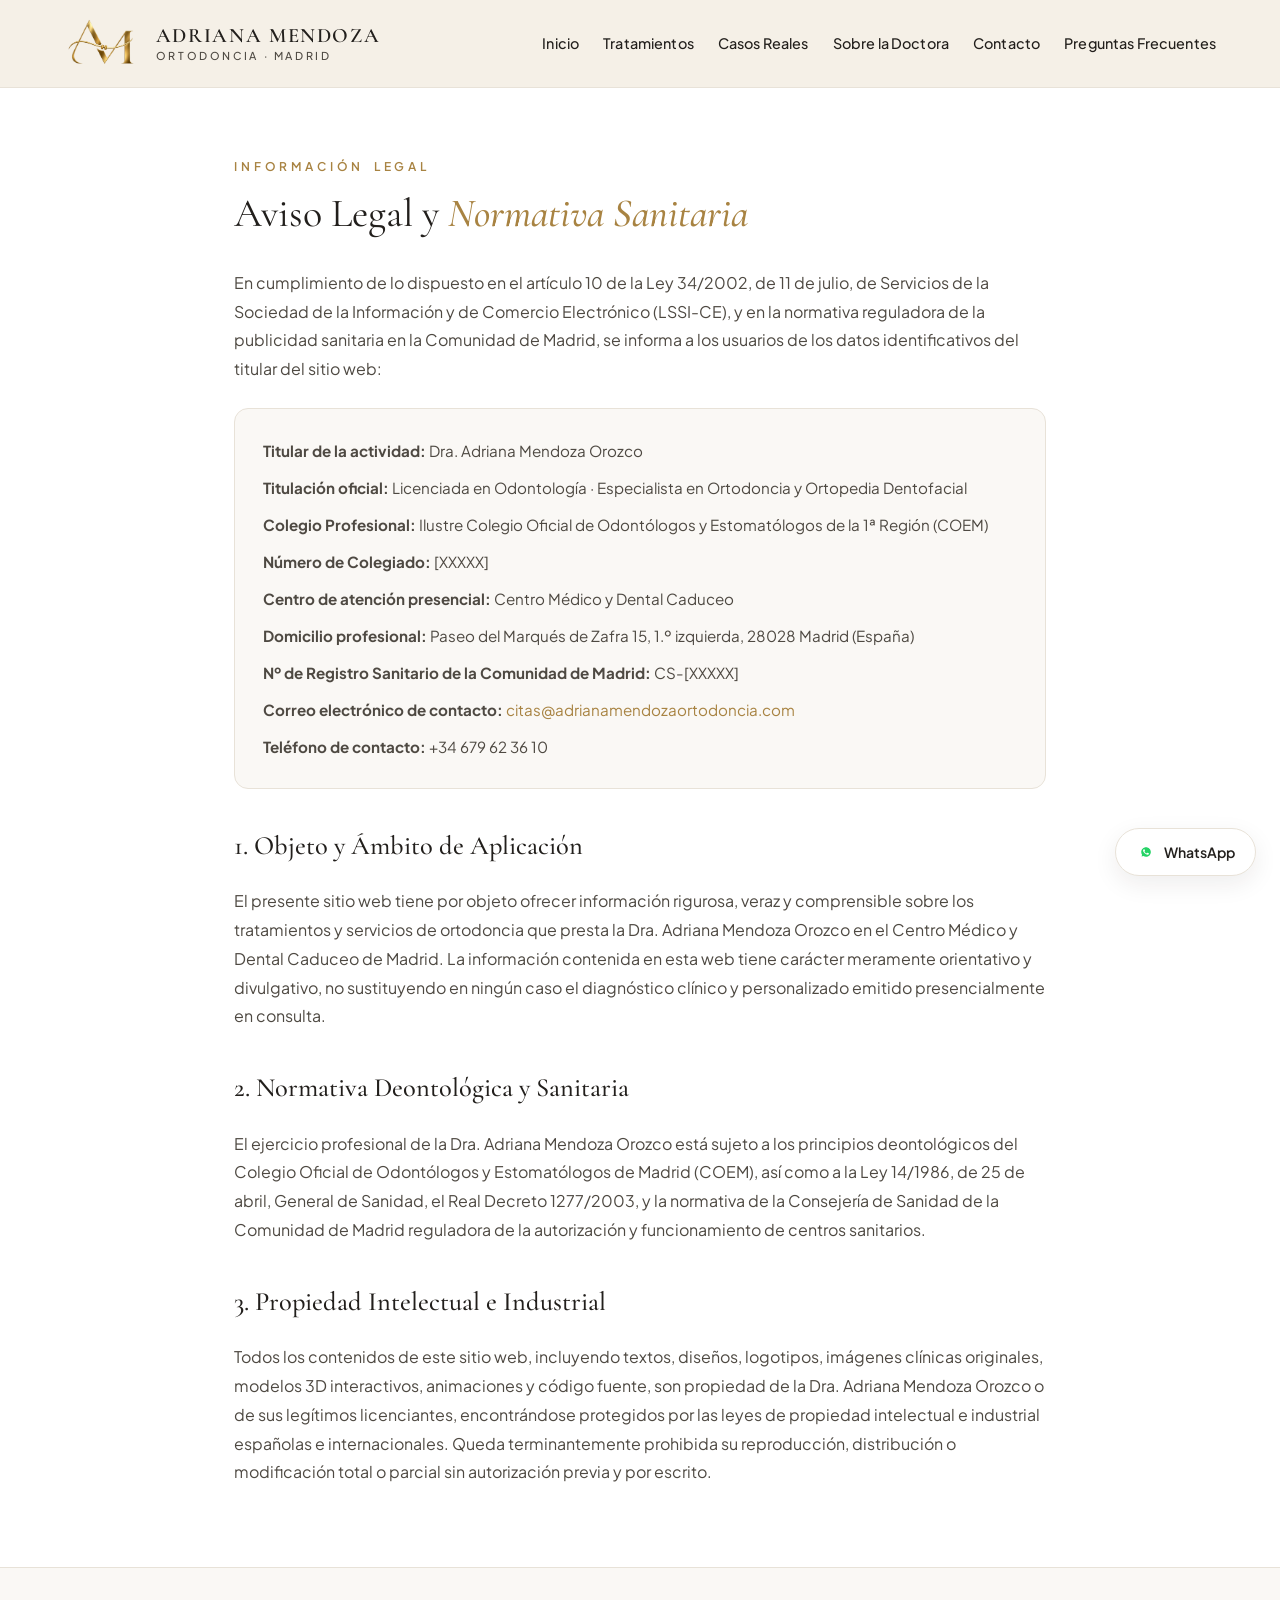
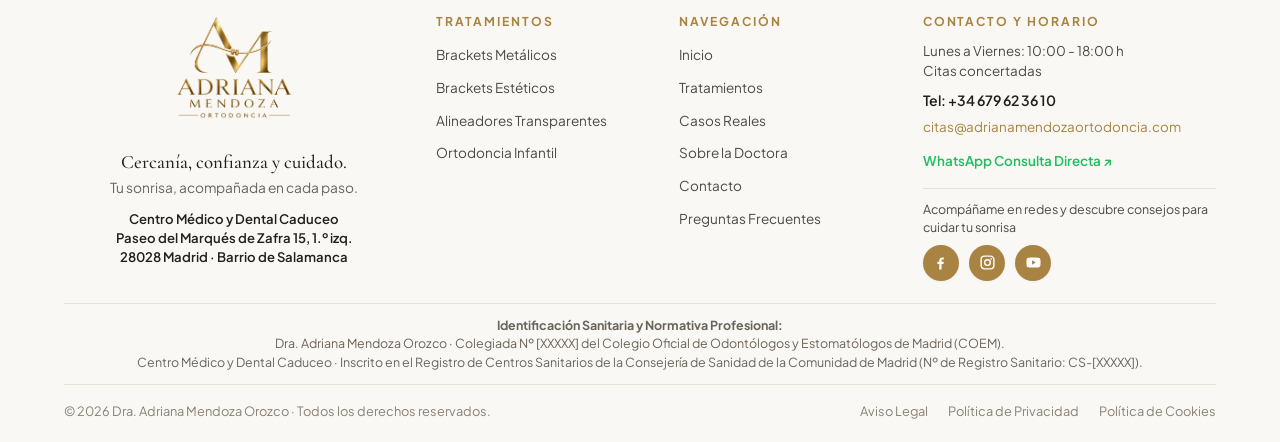
<file: aviso-legal.html>
<!DOCTYPE html>
<html lang="es">
<head>
  <meta charset="UTF-8">
  <meta name="viewport" content="width=device-width, initial-scale=1.0">

  <title>Aviso Legal y Normativa Sanitaria | Dra. Adriana Mendoza · Madrid</title>
  <meta name="description" content="Información legal y datos identificativos de la Dra. Adriana Mendoza Orozco, ortodoncista en Madrid (COEM). Centro Médico y Dental Caduceo (Barrio de Salamanca).">
  <link rel="canonical" href="https://adrianamendozaortodoncia.com/aviso-legal.html">

  <link rel="icon" type="image/png" href="img/logo.png">
  <link rel="preconnect" href="https://fonts.googleapis.com">
  <link rel="preconnect" href="https://fonts.gstatic.com" crossorigin>
  <link href="https://fonts.googleapis.com/css2?family=Cormorant+Garamond:ital,wght@0,400;0,500;0,600;0,700;1,400;1,600&family=Plus+Jakarta+Sans:wght@300;400;500;600;700&display=swap" rel="stylesheet">
  <link rel="stylesheet" href="css/main.css">
</head>
<body>

  <!-- ========================================================================
       Bloque 1: Header / Navbar
       ======================================================================== -->
  <header class="site-header" id="siteHeader">
    <div class="container header-container">
      <a href="index.html" class="header-brand" aria-label="Dra. Adriana Mendoza Orozco - Inicio">
        <img src="img/logo-1.png" alt="Logotipo Dra. Adriana Mendoza Ortodoncia" class="header-logo">
        <div class="header-brand-info">
          <span class="header-brand-name">Adriana Mendoza</span>
          <span class="header-brand-sub">Ortodoncia · Madrid</span>
        </div>
      </a>

      <!-- Desktop Navigation Menu -->
      <nav class="nav-desktop" aria-label="Navegación principal">
        <a href="index.html" class="nav-item">Inicio</a>
        <a href="tratamientos.html" class="nav-item">Tratamientos</a>
        <a href="casos-reales.html" class="nav-item">Casos Reales</a>
        <a href="sobre-la-doctora.html" class="nav-item">Sobre la Doctora</a>
        <a href="contacto.html" class="nav-item">Contacto</a>
        <a href="preguntas-frecuentes.html" class="nav-item">Preguntas Frecuentes</a>
      </nav>

      <button class="mobile-toggle" id="mobileMenuToggle" aria-label="Abrir menú" aria-expanded="false">
        ☰
      </button>
    </div>

    <!-- Mobile Drawer Menu -->
    <div class="mobile-drawer" id="mobileNavDrawer" aria-hidden="true">
      <a href="index.html" class="nav-item">Inicio</a>
      <a href="tratamientos.html" class="nav-item">Tratamientos</a>
      <a href="casos-reales.html" class="nav-item">Casos Reales</a>
      <a href="sobre-la-doctora.html" class="nav-item">Sobre la Doctora</a>
      <a href="contacto.html" class="nav-item">Contacto</a>
      <a href="preguntas-frecuentes.html" class="nav-item">Preguntas Frecuentes</a>
      <div style="margin-top: 1rem;">
        <a href="https://wa.me/34679623610" target="_blank" rel="noopener noreferrer" class="btn btn-whatsapp" style="width: 100%;">
          Consultar por WhatsApp
        </a>
      </div>
    </div>
  </header>

  <!-- Page Content -->
  <main class="container section-padding" style="max-width: 860px; padding-top: 4rem; padding-bottom: 5rem;">
    <span class="overline">INFORMACIÓN LEGAL</span>
    <h1 class="h2-title" style="margin-bottom: 2rem;">
      Aviso Legal y <span class="gold-italic">Normativa Sanitaria</span>
    </h1>

    <div class="font-sans" style="font-size: 1rem; line-height: 1.8; color: var(--color-text-body); display: flex; flex-direction: column; gap: 1.5rem;">
      <p>
        En cumplimiento de lo dispuesto en el artículo 10 de la Ley 34/2002, de 11 de julio, de Servicios de la Sociedad de la Información y de Comercio Electrónico (LSSI-CE), y en la normativa reguladora de la publicidad sanitaria en la Comunidad de Madrid, se informa a los usuarios de los datos identificativos del titular del sitio web:
      </p>

      <div style="background: var(--color-bg-warm); border: 1px solid var(--color-border); border-radius: var(--radius-md); padding: 1.75rem;">
        <ul style="list-style: none; display: flex; flex-direction: column; gap: 0.6rem; font-size: 0.95rem;">
          <li><strong>Titular de la actividad:</strong> Dra. Adriana Mendoza Orozco</li>
          <li><strong>Titulación oficial:</strong> Licenciada en Odontología · Especialista en Ortodoncia y Ortopedia Dentofacial</li>
          <li><strong>Colegio Profesional:</strong> Ilustre Colegio Oficial de Odontólogos y Estomatólogos de la 1ª Región (COEM)</li>
          <li><strong>Número de Colegiado:</strong> [XXXXX]</li>
          <li><strong>Centro de atención presencial:</strong> Centro Médico y Dental Caduceo</li>
          <li><strong>Domicilio profesional:</strong> Paseo del Marqués de Zafra 15, 1.º izquierda, 28028 Madrid (España)</li>
          <li><strong>Nº de Registro Sanitario de la Comunidad de Madrid:</strong> CS-[XXXXX]</li>
          <li><strong>Correo electrónico de contacto:</strong> <a href="mailto:citas@adrianamendozaortodoncia.com" style="color: var(--color-gold);">citas@adrianamendozaortodoncia.com</a></li>
          <li><strong>Teléfono de contacto:</strong> +34 679 62 36 10</li>
        </ul>
      </div>

      <h2 class="h3-title" style="margin-top: 1rem; margin-bottom: 0;">1. Objeto y Ámbito de Aplicación</h2>
      <p>
        El presente sitio web tiene por objeto ofrecer información rigurosa, veraz y comprensible sobre los tratamientos y servicios de ortodoncia que presta la Dra. Adriana Mendoza Orozco en el Centro Médico y Dental Caduceo de Madrid. La información contenida en esta web tiene carácter meramente orientativo y divulgativo, no sustituyendo en ningún caso el diagnóstico clínico y personalizado emitido presencialmente en consulta.
      </p>

      <h2 class="h3-title" style="margin-top: 1rem; margin-bottom: 0;">2. Normativa Deontológica y Sanitaria</h2>
      <p>
        El ejercicio profesional de la Dra. Adriana Mendoza Orozco está sujeto a los principios deontológicos del Colegio Oficial de Odontólogos y Estomatólogos de Madrid (COEM), así como a la Ley 14/1986, de 25 de abril, General de Sanidad, el Real Decreto 1277/2003, y la normativa de la Consejería de Sanidad de la Comunidad de Madrid reguladora de la autorización y funcionamiento de centros sanitarios.
      </p>

      <h2 class="h3-title" style="margin-top: 1rem; margin-bottom: 0;">3. Propiedad Intelectual e Industrial</h2>
      <p>
        Todos los contenidos de este sitio web, incluyendo textos, diseños, logotipos, imágenes clínicas originales, modelos 3D interactivos, animaciones y código fuente, son propiedad de la Dra. Adriana Mendoza Orozco o de sus legítimos licenciantes, encontrándose protegidos por las leyes de propiedad intelectual e industrial españolas e internacionales. Queda terminantemente prohibida su reproducción, distribución o modificación total o parcial sin autorización previa y por escrito.
      </p>
    </div>
  </main>

  <!-- Pie de página común cargado dinámicamente desde footer.html -->
  <div id="footer-placeholder"></div>

  <!-- Floating Desktop WhatsApp Button -->
  <a href="https://wa.me/34679623610" target="_blank" rel="noopener noreferrer" class="floating-whatsapp-btn" aria-label="Escríbenos por WhatsApp">
    <svg viewBox="0 0 24 24" aria-hidden="true"><path d="M12.031 6.172c-3.181 0-5.767 2.586-5.768 5.766-.001 1.298.38 2.27 1.019 3.287l-.582 2.128 2.182-.573c.978.58 1.911.928 3.145.929 3.178 0 5.767-2.587 5.768-5.766.001-3.187-2.575-5.77-5.764-5.771zm3.392 8.244c-.144.405-.837.774-1.17.824-.312.045-.698.077-2.124-.515-1.745-.724-2.871-2.493-2.958-2.609-.087-.116-.708-.941-.708-1.794 0-.853.449-1.272.609-1.446.16-.174.348-.217.464-.217.116 0 .232.001.333.006.107.005.25.04.391.377.145.348.493 1.202.536 1.29.043.087.072.188.014.304-.058.116-.087.188-.174.289l-.26.304c-.087.087-.179.181-.077.355.101.174.449.741.964 1.2 0.662.59 1.221.774 1.395.861.174.087.276.072.377-.043.101-.116.435-.507.551-.681.116-.174.232-.145.391-.087.16.058 1.014.478 1.188.565.174.087.29.13.333.203.043.072.043.42-.101.825z"/></svg>
    <span>WhatsApp</span>
  </a>

  <!-- Core Scripts -->
  <script src="js/main.js"></script>
</body>
</html>
</file>
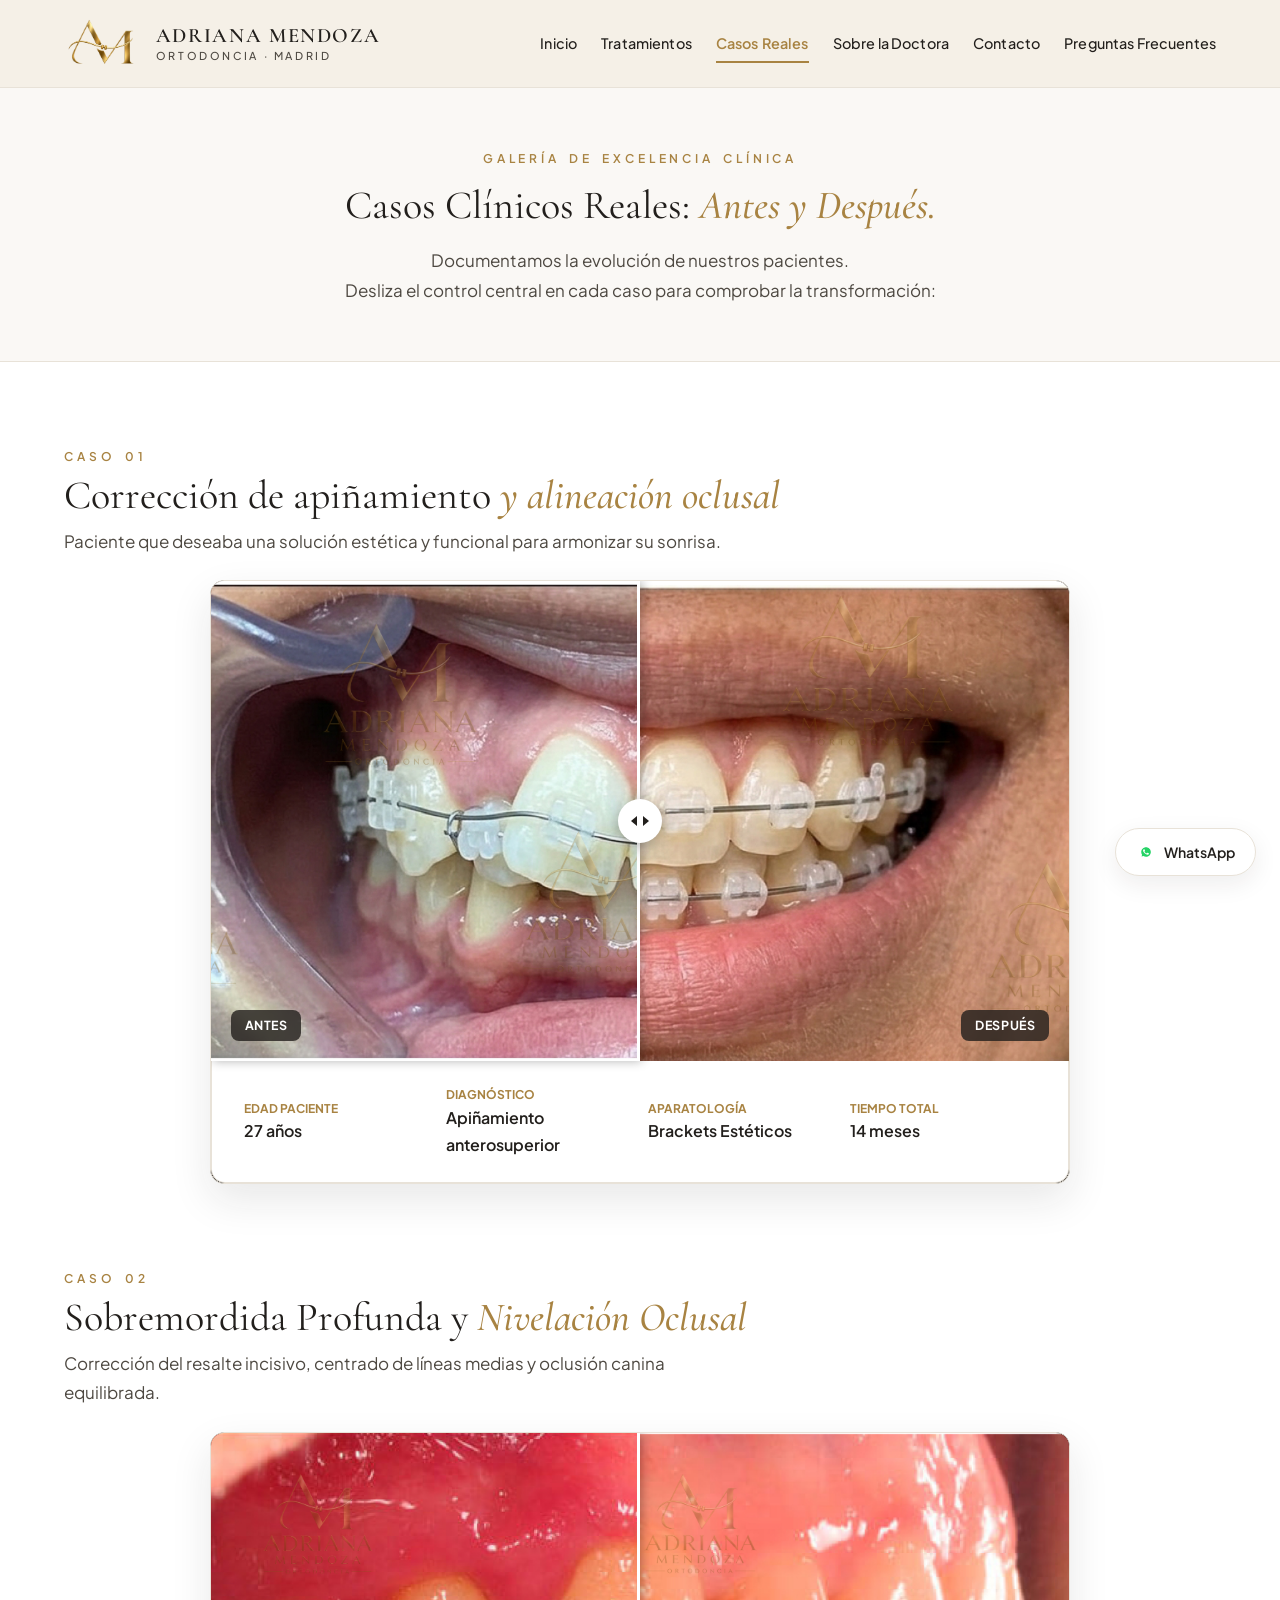
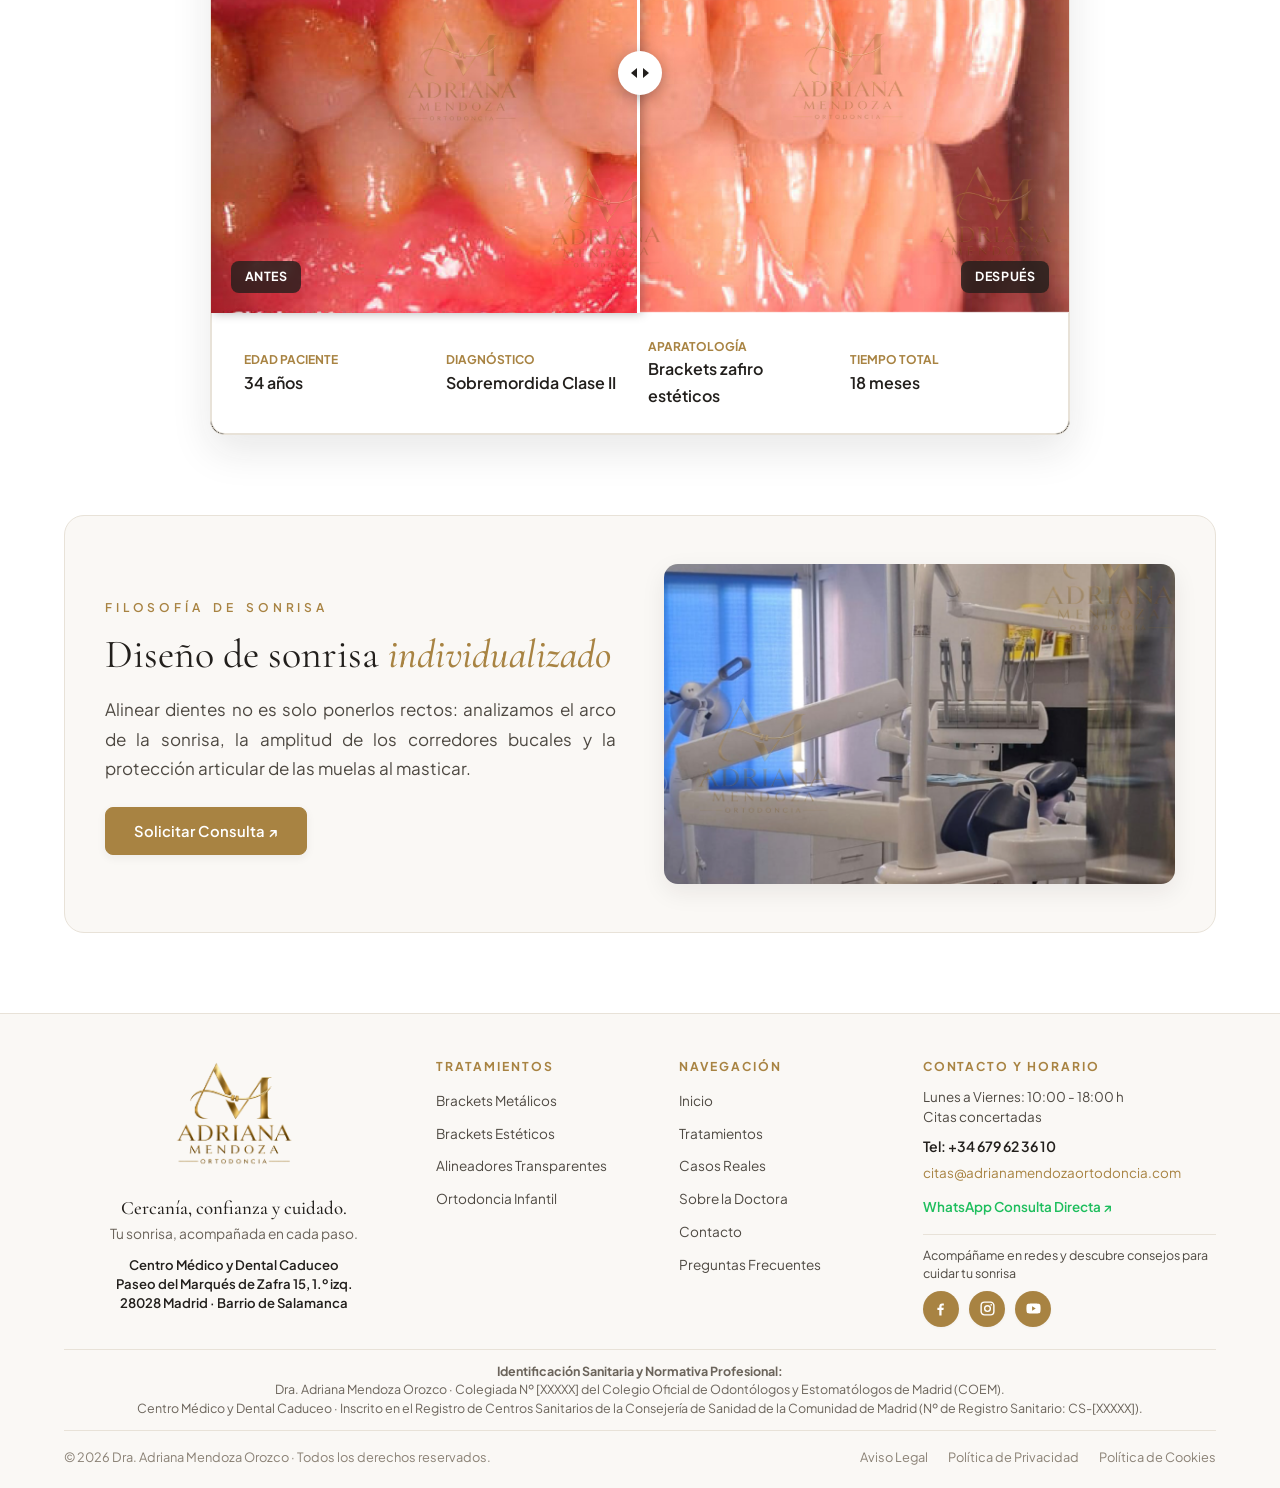
<file: casos-reales.html>
<!DOCTYPE html>
<html lang="es">
<head>
  <meta charset="UTF-8">
  <meta name="viewport" content="width=device-width, initial-scale=1.0">
  <title>Casos Reales de Ortodoncia en Madrid | Antes y Después · Dra. Adriana Mendoza</title>
  <meta name="description" content="Galería interactiva de casos reales de ortodoncia en Madrid (Barrio de Salamanca). Desliza para comparar antes y después en apiñamientos y sobremordidas. Dra. Adriana Mendoza Orozco.">
  <meta name="keywords" content="Casos antes y despues ortodoncia Madrid, Resultados alineadores invisibles Madrid, Antes y despues brackets esteticos Madrid, Ortodoncista casos reales Barrio Salamanca">
  <link rel="canonical" href="https://adrianamendozaortodoncia.com/casos-reales.html">

  <link rel="icon" type="image/png" href="img/logo.png">
  <link rel="preconnect" href="https://fonts.googleapis.com">
  <link rel="preconnect" href="https://fonts.gstatic.com" crossorigin>
  <link href="https://fonts.googleapis.com/css2?family=Cormorant+Garamond:ital,wght@0,400;0,500;0,600;0,700;1,400;1,600&family=Plus+Jakarta+Sans:wght@300;400;500;600;700&display=swap" rel="stylesheet">
  <link rel="stylesheet" href="css/main.css">

  <style>
    .case-meta-grid {
      display: grid;
      grid-template-columns: repeat(4, 1fr);
      gap: 1rem;
      text-align: left;
    }
    .philosophy-grid {
      display: grid;
      grid-template-columns: 1fr 1fr;
      gap: 3rem;
      align-items: center;
    }
    @media (max-width: 768px) {
      .case-meta-grid {
        grid-template-columns: repeat(2, 1fr);
      }
      .philosophy-grid {
        grid-template-columns: 1fr;
        gap: 2rem;
      }
    }
  </style>
</head>
<body>

  <!-- ========================================================================
       Bloque 1: Header / Navbar
       ======================================================================== -->
  <header class="site-header" id="siteHeader">
    <div class="container header-container">
      <a href="index.html" class="header-brand" aria-label="Dra. Adriana Mendoza Orozco">
        <img src="img/logo-1.png" alt="Logotipo Dra. Adriana Mendoza" class="header-logo">
        <div class="header-brand-info">
          <span class="header-brand-name">Adriana Mendoza</span>
          <span class="header-brand-sub">Ortodoncia · Madrid</span>
        </div>
      </a>

      <nav class="nav-desktop" aria-label="Navegación principal">
        <a href="index.html" class="nav-item">Inicio</a>
        <a href="tratamientos.html" class="nav-item">Tratamientos</a>
        <a href="casos-reales.html" class="nav-item is-active">Casos Reales</a>
        <a href="sobre-la-doctora.html" class="nav-item">Sobre la Doctora</a>
        <a href="contacto.html" class="nav-item">Contacto</a>
        <a href="preguntas-frecuentes.html" class="nav-item">Preguntas Frecuentes</a>
      </nav>

      <button class="mobile-toggle" id="mobileMenuToggle" aria-label="Abrir menú" aria-expanded="false">☰</button>
    </div>

    <!-- Mobile Drawer Menu -->
    <div class="mobile-drawer" id="mobileNavDrawer" aria-hidden="true">
      <a href="index.html" class="nav-item">Inicio</a>
      <a href="tratamientos.html" class="nav-item">Tratamientos</a>
      <a href="casos-reales.html" class="nav-item is-active">Casos Reales</a>
      <a href="sobre-la-doctora.html" class="nav-item">Sobre la Doctora</a>
      <a href="contacto.html" class="nav-item">Contacto</a>
      <a href="preguntas-frecuentes.html" class="nav-item">Preguntas Frecuentes</a>
      <div style="margin-top: 1rem;">
        <a href="https://wa.me/34679623610" target="_blank" rel="noopener noreferrer" class="btn btn-whatsapp" style="width: 100%;">
          Consultar por WhatsApp
        </a>
      </div>
    </div>
  </header>

  <!-- ========================================================================
       Bloque 2: Encabezado de Página (#FAF8F5)
       ======================================================================== -->
  <section class="section-padding-sm bg-warm" style="border-bottom: 1px solid var(--color-border);">
    <div class="container text-center" style="max-width: 780px; margin: 0 auto;">
      <span class="overline">GALERÍA DE EXCELENCIA CLÍNICA</span>
      <h1 class="h2-title">
        Casos Clínicos Reales: <span class="gold-italic">Antes y Después.</span>
      </h1>
      <p class="lead-text lead-mobile-13" style="margin: 0 auto; max-width: 780px;">
        Documentamos la evolución de nuestros pacientes.<br>
        Desliza el control central en cada caso para comprobar la transformación:<br>
      </p>
    </div>
  </section>

  <!-- Cases List -->
  <main class="container section-padding">

    <!-- Caso 01 -->
    <article style="margin-bottom: 5rem;">
      <div style="margin-bottom: 1.5rem;">
        <span class="overline" style="margin-bottom: 0.25rem;">CASO 01</span>
        <h2 class="h2-title" style="margin-bottom: 0.5rem;">
          Corrección de apiñamiento <br class="br-mobile"><span class="gold-italic">y alineación oclusal</span>
        </h2>
        <p class="lead-text">
          Paciente que deseaba una solución estética y funcional para armonizar su sonrisa.
        </p>
      </div>

      <div class="ba-slider-container">
        <div class="ba-image-wrapper">
          <!-- Base Image underneath: DESPUÉS (Lado derecho) -->
          <img src="img/tratamiento-2.jpg" alt="Resultado final de sonrisa alineada y estética en Madrid" class="ba-img">

          <!-- Overlaid Clipped Image: ANTES (Lado izquierdo) -->
          <div class="ba-img-before-overlay">
            <img src="img/tratamiento-1.jpg" alt="Caso de apiñamiento antes de ortodoncia">
          </div>

          <div class="ba-handle" aria-label="Deslizar para comparar"></div>
          <span class="ba-badge ba-badge-antes">Antes</span>
          <span class="ba-badge ba-badge-despues">Después</span>
        </div>

        <div class="ba-card-info case-meta-grid font-sans">
          <div>
            <div style="font-size: 0.75rem; text-transform: uppercase; color: var(--color-gold); font-weight: 700;">Edad Paciente</div>
            <div style="font-weight: 600; color: var(--color-text-main);">27 años</div>
          </div>
          <div>
            <div style="font-size: 0.75rem; text-transform: uppercase; color: var(--color-gold); font-weight: 700;">Diagnóstico</div>
            <div style="font-weight: 600; color: var(--color-text-main);">Apiñamiento anterosuperior</div>
          </div>
          <div>
            <div style="font-size: 0.75rem; text-transform: uppercase; color: var(--color-gold); font-weight: 700;">Aparatología</div>
            <div style="font-weight: 600; color: var(--color-text-main);">Brackets Estéticos</div>
          </div>
          <div>
            <div style="font-size: 0.75rem; text-transform: uppercase; color: var(--color-gold); font-weight: 700;">Tiempo Total</div>
            <div style="font-weight: 600; color: var(--color-text-main);">14 meses</div>
          </div>
        </div>
      </div>
    </article>

    <!-- Caso 02: Sobremordida Profunda -->
    <article style="margin-bottom: 5rem;">
      <div style="margin-bottom: 1.5rem;">
        <span class="overline" style="margin-bottom: 0.25rem;">CASO 02</span>
        <h2 class="h2-title" style="margin-bottom: 0.5rem;">
          Sobremordida Profunda y <span class="gold-italic">Nivelación Oclusal</span>
        </h2>
        <p class="lead-text">
          Corrección del resalte incisivo, centrado de líneas medias y oclusión canina equilibrada.
        </p>
      </div>

      <div class="ba-slider-container">
        <div class="ba-image-wrapper">
          <!-- Base Image underneath: DESPUÉS (Lado derecho) -->
          <img src="img/smordida2.jpg" alt="Sobremordida corregida y sonrisa equilibrada" class="ba-img">

          <!-- Overlaid Clipped Image: ANTES (Lado izquierdo) -->
          <div class="ba-img-before-overlay">
            <img src="img/smordida1.jpg" alt="Caso de sobremordida profunda antes de ortodoncia">
          </div>

          <div class="ba-handle" aria-label="Deslizar para comparar"></div>
          <span class="ba-badge ba-badge-antes">Antes</span>
          <span class="ba-badge ba-badge-despues">Después</span>
        </div>

        <div class="ba-card-info case-meta-grid font-sans">
          <div>
            <div style="font-size: 0.75rem; text-transform: uppercase; color: var(--color-gold); font-weight: 700;">Edad Paciente</div>
            <div style="font-weight: 600; color: var(--color-text-main);">34 años</div>
          </div>
          <div>
            <div style="font-size: 0.75rem; text-transform: uppercase; color: var(--color-gold); font-weight: 700;">Diagnóstico</div>
            <div style="font-weight: 600; color: var(--color-text-main);">Sobremordida Clase II</div>
          </div>
          <div>
            <div style="font-size: 0.75rem; text-transform: uppercase; color: var(--color-gold); font-weight: 700;">Aparatología</div>
            <div style="font-weight: 600; color: var(--color-text-main);">Brackets zafiro estéticos</div>
          </div>
          <div>
            <div style="font-size: 0.75rem; text-transform: uppercase; color: var(--color-gold); font-weight: 700;">Tiempo Total</div>
            <div style="font-weight: 600; color: var(--color-text-main);">18 meses</div>
          </div>
        </div>
      </div>
    </article>

    <!-- Philosophy Block -->
    <section style="background: var(--color-bg-warm); border-radius: var(--radius-lg); padding: 3rem 2.5rem; border: 1px solid var(--color-border); margin-top: 3rem;">
      <div class="philosophy-grid">
        <div>
          <span class="overline">FILOSOFÍA DE SONRISA</span>
          <h2 class="h2-title">Diseño de sonrisa <span class="gold-italic">individualizado</span></h2>
          <p class="lead-text lead-mobile-13 justify-desktop-mobile" style="margin-bottom: 1.5rem;">
            Alinear dientes no es solo ponerlos rectos: analizamos el arco de la sonrisa, la amplitud de los corredores bucales y la protección articular de las muelas al masticar.
          </p>
          <a href="contacto.html" class="btn btn-primary">Solicitar Consulta ↗</a>
        </div>
        <div style="text-align: center;">
          <img src="img/clinica_gabinete.jpg" alt="Consulta de ortodoncia de la Dra Adriana Mendoza en Madrid" style="border-radius: var(--radius-md); box-shadow: var(--shadow-md); width: 100%; height: 320px; object-fit: cover;">
        </div>
      </div>
    </section>

  </main>

  <!-- Pie de página común cargado dinámicamente desde footer.html -->
  <div id="footer-placeholder"></div>

  <!-- Floating Desktop WhatsApp Button -->
  <a href="https://wa.me/34679623610" target="_blank" rel="noopener noreferrer" class="floating-whatsapp-btn" aria-label="Escríbenos por WhatsApp">
    <svg viewBox="0 0 24 24" aria-hidden="true"><path d="M12.031 6.172c-3.181 0-5.767 2.586-5.768 5.766-.001 1.298.38 2.27 1.019 3.287l-.582 2.128 2.182-.573c.978.58 1.911.928 3.145.929 3.178 0 5.767-2.587 5.768-5.766.001-3.187-2.575-5.77-5.764-5.771zm3.392 8.244c-.144.405-.837.774-1.17.824-.312.045-.698.077-2.124-.515-1.745-.724-2.871-2.493-2.958-2.609-.087-.116-.708-.941-.708-1.794 0-.853.449-1.272.609-1.446.16-.174.348-.217.464-.217.116 0 .232.001.333.006.107.005.25.04.391.377.145.348.493 1.202.536 1.29.043.087.072.188.014.304-.058.116-.087.188-.174.289l-.26.304c-.087.087-.179.181-.077.355.101.174.449.741.964 1.2 0.662.59 1.221.774 1.395.861.174.087.276.072.377-.043.101-.116.435-.507.551-.681.116-.174.232-.145.391-.087.16.058 1.014.478 1.188.565.174.087.29.13.333.203.043.072.043.42-.101.825z"/></svg>
    <span>WhatsApp</span>
  </a>

  <script src="js/main.js"></script>
  <script src="js/before-after.js"></script>
</body>
</html>
</file>
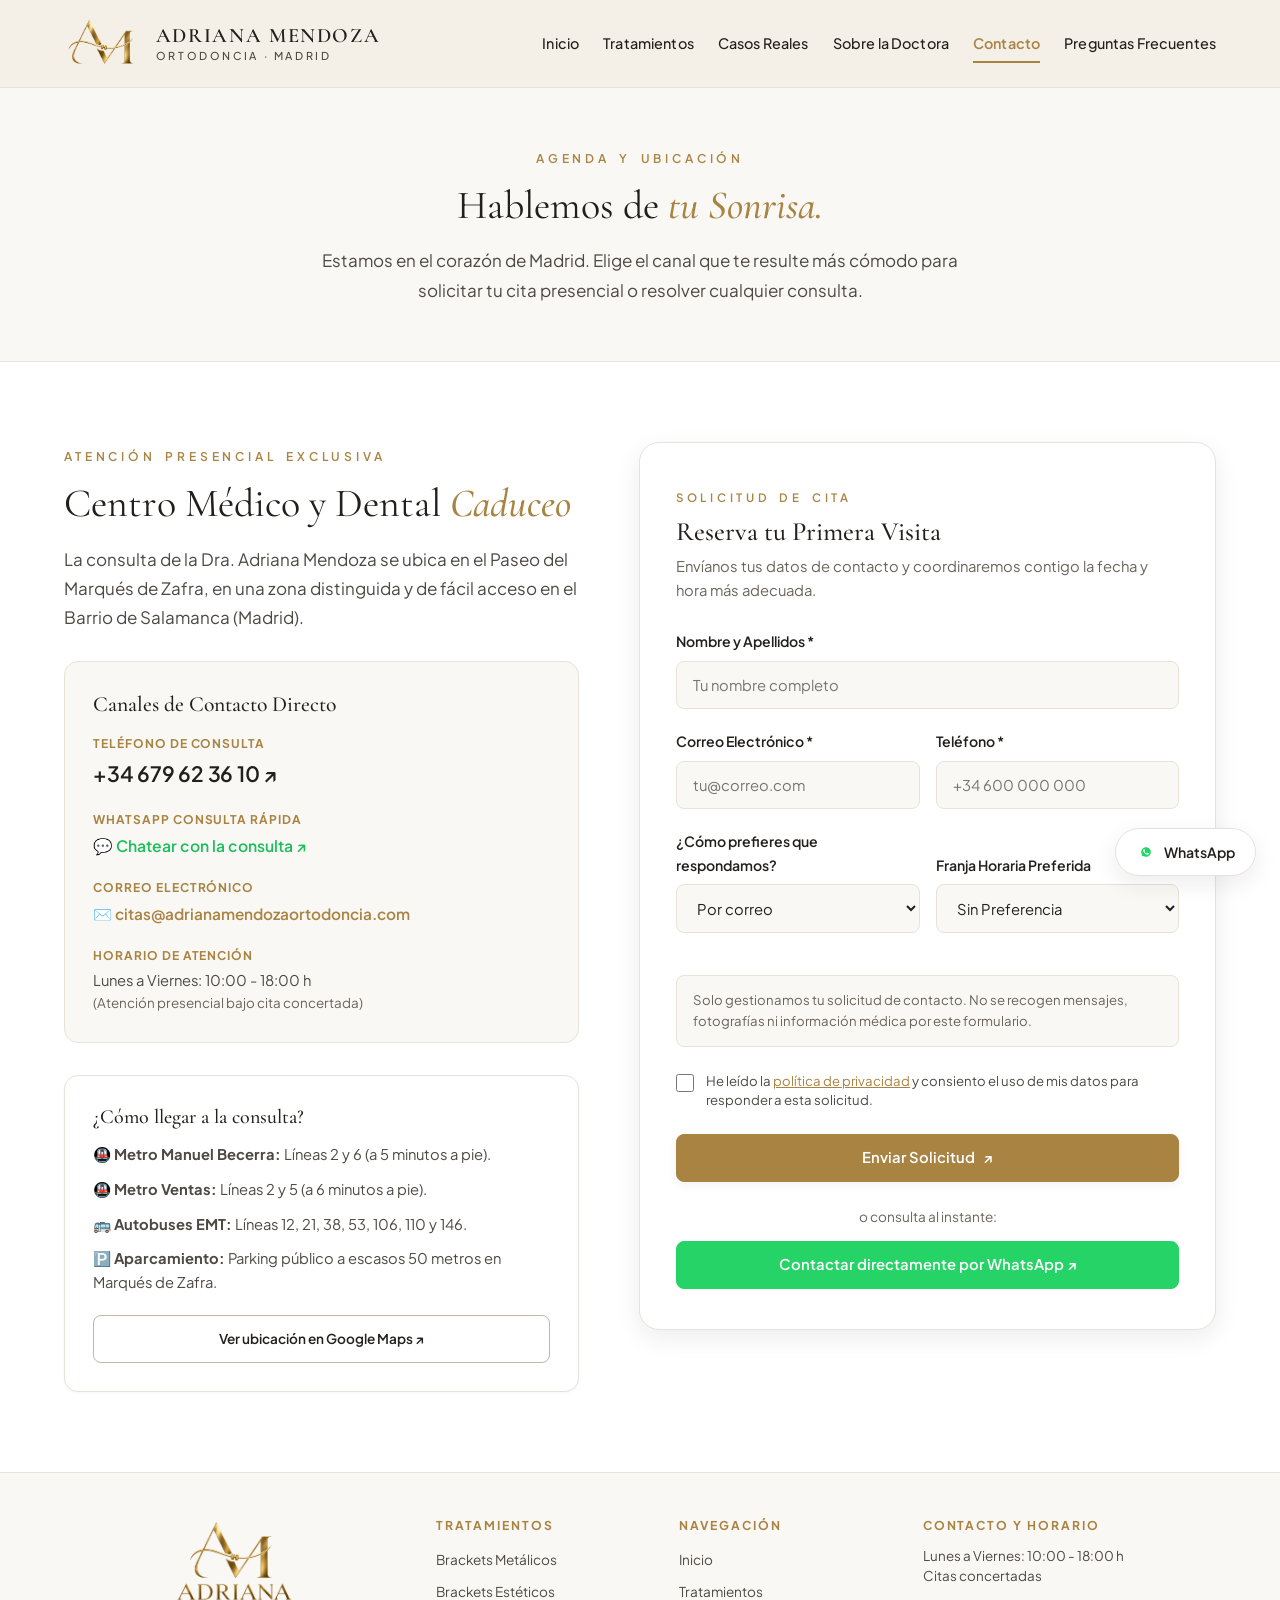
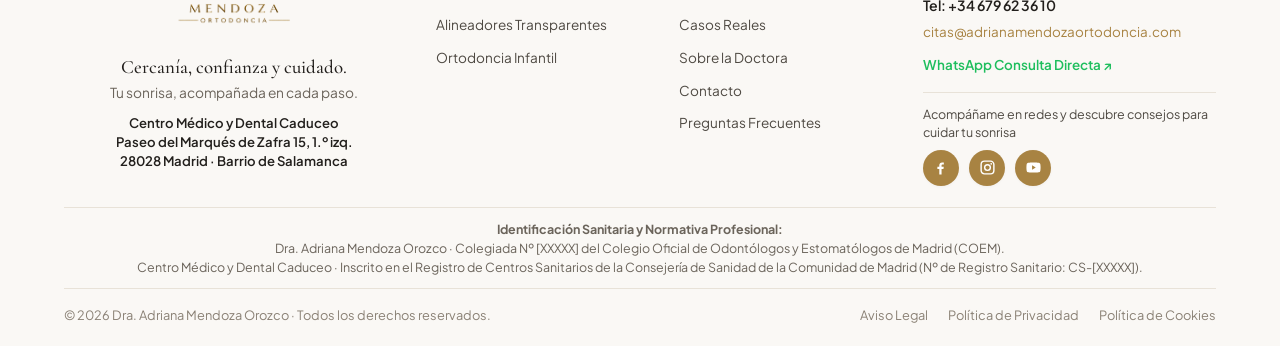
<file: contacto.html>
<!DOCTYPE html>
<html lang="es">
<head>
  <meta charset="UTF-8">
  <meta name="viewport" content="width=device-width, initial-scale=1.0">

  <!-- SEO Primary Meta Tags (Madrid Local SEO Focus) -->
  <title>Contacto y Cita en Madrid | Dra. Adriana Mendoza · Barrio de Salamanca</title>
  <meta name="description" content="Pide tu cita de ortodoncia en Madrid con la Dra. Adriana Mendoza. Centro Médico y Dental Caduceo (Paseo del Marqués de Zafra 15, Barrio de Salamanca). Teléfono, WhatsApp y formulario directo.">
  <meta name="keywords" content="Pedir cita ortodoncista Madrid, Centro Medico Caduceo Marques de Zafra, Clinica ortodoncia Barrio Salamanca Madrid, Dra Adriana Mendoza contacto, cita ortodoncia Madrid">
  <meta name="author" content="Dra. Adriana Mendoza Orozco">
  <link rel="canonical" href="https://adrianamendozaortodoncia.com/contacto.html">

  <!-- Open Graph / Social Media -->
  <meta property="og:type" content="website">
  <meta property="og:url" content="https://adrianamendozaortodoncia.com/contacto.html">
  <meta property="og:title" content="Contacto y Citas · Dra. Adriana Mendoza Ortodoncia Madrid">
  <meta property="og:description" content="Atención presencial en Barrio de Salamanca, Madrid (Centro Médico y Dental Caduceo).">
  <meta property="og:image" content="https://adrianamendozaortodoncia.com/img/logo.png">

  <!-- Twitter Card -->
  <meta name="twitter:card" content="summary_large_image">
  <meta name="twitter:title" content="Contacto y Citas · Dra. Adriana Mendoza Madrid">
  <meta name="twitter:description" content="Reserva tu cita de ortodoncia en Barrio de Salamanca, Madrid.">
  <meta name="twitter:image" content="https://adrianamendozaortodoncia.com/img/logo.png">

  <!-- Favicon -->
  <link rel="icon" type="image/png" href="img/logo.png">

  <!-- Fonts: Cormorant Garamond & Plus Jakarta Sans -->
  <link rel="preconnect" href="https://fonts.googleapis.com">
  <link rel="preconnect" href="https://fonts.gstatic.com" crossorigin>
  <link href="https://fonts.googleapis.com/css2?family=Cormorant+Garamond:ital,wght@0,400;0,500;0,600;0,700;1,400;1,600&family=Plus+Jakarta+Sans:wght@300;400;500;600;700&display=swap" rel="stylesheet">

  <!-- Stylesheet -->
  <link rel="stylesheet" href="css/main.css">

  <style>
    .contact-page-grid {
      display: grid;
      grid-template-columns: 1fr 1.12fr;
      gap: 3.75rem;
      align-items: start;
    }
    @media (max-width: 900px) {
      .contact-page-grid {
        grid-template-columns: 1fr;
        gap: 2.5rem;
      }
    }
  </style>

  <!-- Schema.org JSON-LD Structured Data for Local SEO (Google Madrid) -->
  <script type="application/ld+json">
  {
    "@context": "https://schema.org",
    "@type": ["Dentist", "MedicalBusiness"],
    "name": "Dra. Adriana Mendoza Orozco · Ortodoncia en Madrid",
    "image": "https://adrianamendozaortodoncia.com/img/logo.png",
    "@id": "https://adrianamendozaortodoncia.com/#dentist",
    "url": "https://adrianamendozaortodoncia.com/contacto.html",
    "telephone": "+34679623610",
    "email": "citas@adrianamendozaortodoncia.com",
    "priceRange": "€€-€€€",
    "address": {
      "@type": "PostalAddress",
      "streetAddress": "Paseo del Marqués de Zafra 15, 1.º izquierda",
      "addressLocality": "Madrid",
      "addressRegion": "Comunidad de Madrid",
      "postalCode": "28028",
      "addressCountry": "ES"
    },
    "geo": {
      "@type": "GeoCoordinates",
      "latitude": 40.42838,
      "longitude": -3.66585
    },
    "openingHoursSpecification": [
      {
        "@type": "OpeningHoursSpecification",
        "dayOfWeek": ["Monday", "Tuesday", "Wednesday", "Thursday", "Friday"],
        "opens": "10:00",
        "closes": "18:00"
      }
    ],
    "medicalSpecialty": "Orthodontics"
  }
  </script>
</head>
<body>

  <!-- ========================================================================
       Bloque 1: Header / Navbar
       ======================================================================== -->
  <header class="site-header" id="siteHeader">
    <div class="container header-container">
      <a href="index.html" class="header-brand" aria-label="Dra. Adriana Mendoza Orozco - Inicio">
        <img src="img/logo-1.png" alt="Logotipo Dra. Adriana Mendoza Ortodoncia" class="header-logo">
        <div class="header-brand-info">
          <span class="header-brand-name">Adriana Mendoza</span>
          <span class="header-brand-sub">Ortodoncia · Madrid</span>
        </div>
      </a>

      <!-- Desktop Navigation Menu -->
      <nav class="nav-desktop" aria-label="Navegación principal">
        <a href="index.html" class="nav-item">Inicio</a>
        <a href="tratamientos.html" class="nav-item">Tratamientos</a>
        <a href="casos-reales.html" class="nav-item">Casos Reales</a>
        <a href="sobre-la-doctora.html" class="nav-item">Sobre la Doctora</a>
        <a href="contacto.html" class="nav-item is-active">Contacto</a>
        <a href="preguntas-frecuentes.html" class="nav-item">Preguntas Frecuentes</a>
      </nav>

      <button class="mobile-toggle" id="mobileMenuToggle" aria-label="Abrir menú" aria-expanded="false">
        ☰
      </button>
    </div>

    <!-- Mobile Drawer Menu -->
    <div class="mobile-drawer" id="mobileNavDrawer" aria-hidden="true">
      <a href="index.html" class="nav-item">Inicio</a>
      <a href="tratamientos.html" class="nav-item">Tratamientos</a>
      <a href="casos-reales.html" class="nav-item">Casos Reales</a>
      <a href="sobre-la-doctora.html" class="nav-item">Sobre la Doctora</a>
      <a href="contacto.html" class="nav-item is-active">Contacto</a>
      <a href="preguntas-frecuentes.html" class="nav-item">Preguntas Frecuentes</a>
      <div style="margin-top: 1rem;">
        <a href="https://wa.me/34679623610" target="_blank" rel="noopener noreferrer" class="btn btn-whatsapp" style="width: 100%;">
          Consultar por WhatsApp
        </a>
      </div>
    </div>
  </header>

  <main>
    <!-- ========================================================================
         Bloque 2: Encabezado de Página (#FAF8F5)
         ======================================================================== -->
    <section class="section-padding-sm bg-warm" style="border-bottom: 1px solid var(--color-border);">
      <div class="container text-center" style="max-width: 760px; margin: 0 auto;">
        <span class="overline">AGENDA Y UBICACIÓN</span>
        <h1 class="h2-title">
          Hablemos de <span class="gold-italic">tu Sonrisa.</span>
        </h1>
        <p class="lead-text lead-mobile-13" style="margin: 0 auto;">
          Estamos en el corazón de Madrid. Elige el canal que te resulte más cómodo para solicitar tu cita presencial o resolver cualquier consulta.
        </p>
      </div>
    </section>

    <!-- Contact & Form Section -->
    <section class="section-padding bg-white">
      <div class="container">
        <div class="contact-page-grid">

          <!-- Left Column: Direct Access & Clinic Info -->
          <div>
            <span class="overline">ATENCIÓN PRESENCIAL EXCLUSIVA</span>
            <h2 class="h2-title">Centro Médico y Dental <span class="gold-italic">Caduceo</span></h2>

            <p class="lead-text lead-mobile-13" style="margin-bottom: 1.75rem;">
              La consulta de la Dra. Adriana Mendoza se ubica en el Paseo del Marqués de Zafra, en una zona distinguida y de fácil acceso en el Barrio de Salamanca (Madrid).
            </p>

            <div class="contact-clinic-box" style="margin-bottom: 2rem;">
              <h3 class="h3-title" style="font-size: 1.35rem; margin-bottom: 1rem;">Canales de Contacto Directo</h3>

              <div class="font-sans" style="display: flex; flex-direction: column; gap: 1.15rem;">
                <div>
                  <div style="font-size: 0.75rem; text-transform: uppercase; color: var(--color-gold); font-weight: 700; letter-spacing: 0.08em; margin-bottom: 0.2rem;">Teléfono de Consulta</div>
                  <a href="tel:+34679623610" class="contact-phone-link">
                    +34 679 62 36 10 ↗
                  </a>
                </div>

                <div>
                  <div style="font-size: 0.75rem; text-transform: uppercase; color: var(--color-gold); font-weight: 700; letter-spacing: 0.08em; margin-bottom: 0.2rem;">WhatsApp Consulta Rápida</div>
                  <a href="https://wa.me/34679623610" target="_blank" rel="noopener noreferrer" style="font-size: 0.98rem; font-weight: 600; color: #1EBE5D; display: inline-flex; align-items: center; gap: 0.4rem;">
                    💬 Chatear con la consulta ↗
                  </a>
                </div>

                <div>
                  <div style="font-size: 0.75rem; text-transform: uppercase; color: var(--color-gold); font-weight: 700; letter-spacing: 0.08em; margin-bottom: 0.2rem;">Correo Electrónico</div>
                  <a href="mailto:citas@adrianamendozaortodoncia.com" class="contact-email-link">
                    ✉️ citas@adrianamendozaortodoncia.com
                  </a>
                </div>

                <div>
                  <div style="font-size: 0.75rem; text-transform: uppercase; color: var(--color-gold); font-weight: 700; letter-spacing: 0.08em; margin-bottom: 0.2rem;">Horario de Atención</div>
                  <p style="font-size: 0.92rem; color: var(--color-text-body); margin: 0; line-height: 1.55;">
                    Lunes a Viernes: 10:00 - 18:00 h<br>
                    <span class="text-mobile-11" style="font-size: 0.84rem; color: var(--color-text-muted);">(Atención presencial bajo cita concertada)</span>
                  </p>
                </div>
              </div>
            </div>

            <!-- How to get there details -->
            <div style="background: var(--color-bg-white); border: 1px solid var(--color-border); border-radius: var(--radius-md); padding: 1.75rem; box-shadow: var(--shadow-xs);">
              <h4 class="h3-title" style="font-size: 1.25rem; margin-bottom: 0.75rem;">¿Cómo llegar a la consulta?</h4>
              <ul class="font-sans" style="list-style: none; display: flex; flex-direction: column; gap: 0.65rem; font-size: 0.92rem; color: var(--color-text-body);">
                <li>🚇 <strong>Metro Manuel Becerra:</strong> Líneas 2 y 6 (a 5 minutos a pie).</li>
                <li>🚇 <strong>Metro Ventas:</strong> Líneas 2 y 5 (a 6 minutos a pie).</li>
                <li>🚌 <strong>Autobuses EMT:</strong> Líneas 12, 21, 38, 53, 106, 110 y 146.</li>
                <li>🅿️ <strong>Aparcamiento:</strong> Parking público a escasos 50 metros en Marqués de Zafra.</li>
              </ul>

              <button id="btnShowInteractiveMap" type="button" class="btn btn-secondary" style="margin-top: 1.25rem; width: 100%; font-size: 0.85rem;">
                Ver ubicación en Google Maps ↗
              </button>

              <div id="mapInteractiveContainer" style="display: none; margin-top: 1rem; border-radius: 8px; overflow: hidden; height: 260px; border: 1px solid var(--color-border);">
                <iframe id="mapInteractiveFrame" title="Ubicación Centro Caduceo Madrid" width="100%" height="100%" style="border:0;" loading="lazy"></iframe>
              </div>
            </div>
          </div>

          <!-- Right Column: Interactive Appointment Booking Form -->
          <div class="contact-card-refined">
            <span class="overline" style="font-size: 0.72rem; margin-bottom: 0.5rem;">SOLICITUD DE CITA</span>
            <h3 class="h3-title" style="margin-bottom: 0.35rem;">Reserva tu Primera Visita</h3>
            <p class="tp-subtitle" style="font-size: 0.925rem; line-height: 1.6; color: var(--color-text-muted);">
              Envíanos tus datos de contacto y coordinaremos contigo la fecha y hora más adecuada.
            </p>

            <form id="adrimendozaContactForm" action="send-mail.php" method="POST" novalidate>
              <div class="form-group">
                <label for="formNombre" class="form-label">Nombre y Apellidos *</label>
                <input type="text" id="formNombre" name="nombre" class="form-control" required placeholder="Tu nombre completo">
              </div>

              <div class="form-row-2col">
                <div class="form-group">
                  <label for="formEmail" class="form-label">Correo Electrónico *</label>
                  <input type="email" id="formEmail" name="email" class="form-control" required placeholder="tu@correo.com">
                </div>
                <div class="form-group">
                  <label for="formTelefono" class="form-label">Teléfono *</label>
                  <input type="tel" id="formTelefono" name="telefono" class="form-control" required placeholder="+34 600 000 000">
                </div>
              </div>

              <div class="form-row-2col">
                <div class="form-group">
                  <label for="formPreferenciaRespuesta" class="form-label">¿Cómo prefieres que respondamos?</label>
                  <select id="formPreferenciaRespuesta" name="preferencia_respuesta" class="form-control">
                    <option value="Por correo">Por correo</option>
                    <option value="Solicitar una llamada">Solicitar una llamada</option>
                  </select>
                </div>

                <div class="form-group">
                  <label for="formFranjaLlamada" class="form-label">Franja Horaria Preferida</label>
                  <select id="formFranjaLlamada" name="franja_horaria" class="form-control">
                    <option value="Sin Preferencia">Sin Preferencia</option>
                    <option value="Mañana">Mañana</option>
                    <option value="Tarde">Tarde</option>
                  </select>
                </div>
              </div>

              <!-- Mandatory Clarification Notice -->
              <div class="form-disclaimer-pdf">
                Solo gestionamos tu solicitud de contacto. No se recogen mensajes, fotografías ni información médica por este formulario.
              </div>

              <label class="form-checkbox-label" for="formConsent">
                <input type="checkbox" id="formConsent" name="consentimiento" required>
                <span>
                  He leído la <a href="politica-privacidad.html" target="_blank" rel="noopener noreferrer" style="color: var(--color-gold); text-decoration: underline;">política de privacidad</a> y consiento el uso de mis datos para responder a esta solicitud.
                </span>
              </label>

              <!-- Golden Primary Action Button -->
              <button type="submit" class="btn btn-primary" style="width: 100%; margin-bottom: 0.75rem;">
                <span>Enviar Solicitud</span> <span>↗</span>
              </button>

              <div style="text-align: center; margin: 0.75rem 0; font-size: 0.85rem; color: var(--color-text-muted);">o consulta al instante:</div>

              <a id="waDirectBtn" href="https://wa.me/34679623610" target="_blank" rel="noopener noreferrer" class="btn btn-whatsapp" style="width: 100%;">
                Contactar directamente por WhatsApp ↗
              </a>

              <div id="formFeedbackMsg" style="display: none; background: #EAF5EE; border: 1px solid #1F7A46; color: #1F7A46; padding: 1rem; border-radius: 8px; margin-top: 1rem; text-align: center; font-size: 0.9rem;">
                ✓ ¡Gracias! Tu solicitud ha sido registrada correctamente. Te contactaremos a la brevedad.
              </div>
            </form>
          </div>

        </div>
      </div>
    </section>
  </main>

  <!-- Pie de página común cargado dinámicamente desde footer.html -->
  <div id="footer-placeholder"></div>

  <!-- Floating Desktop WhatsApp Button -->
  <a href="https://wa.me/34679623610" target="_blank" rel="noopener noreferrer" class="floating-whatsapp-btn" aria-label="Escríbenos por WhatsApp">
    <svg viewBox="0 0 24 24" aria-hidden="true"><path d="M12.031 6.172c-3.181 0-5.767 2.586-5.768 5.766-.001 1.298.38 2.27 1.019 3.287l-.582 2.128 2.182-.573c.978.58 1.911.928 3.145.929 3.178 0 5.767-2.587 5.768-5.766.001-3.187-2.575-5.77-5.764-5.771zm3.392 8.244c-.144.405-.837.774-1.17.824-.312.045-.698.077-2.124-.515-1.745-.724-2.871-2.493-2.958-2.609-.087-.116-.708-.941-.708-1.794 0-.853.449-1.272.609-1.446.16-.174.348-.217.464-.217.116 0 .232.001.333.006.107.005.25.04.391.377.145.348.493 1.202.536 1.29.043.087.072.188.014.304-.058.116-.087.188-.174.289l-.26.304c-.087.087-.179.181-.077.355.101.174.449.741.964 1.2 0.662.59 1.221.774 1.395.861.174.087.276.072.377-.043.101-.116.435-.507.551-.681.116-.174.232-.145.391-.087.16.058 1.014.478 1.188.565.174.087.29.13.333.203.043.072.043.42-.101.825z"/></svg>
    <span>WhatsApp</span>
  </a>

  <!-- Core Scripts -->
  <script src="js/main.js"></script>
  <script src="js/booking-widget.js"></script>
</body>
</html>
</file>
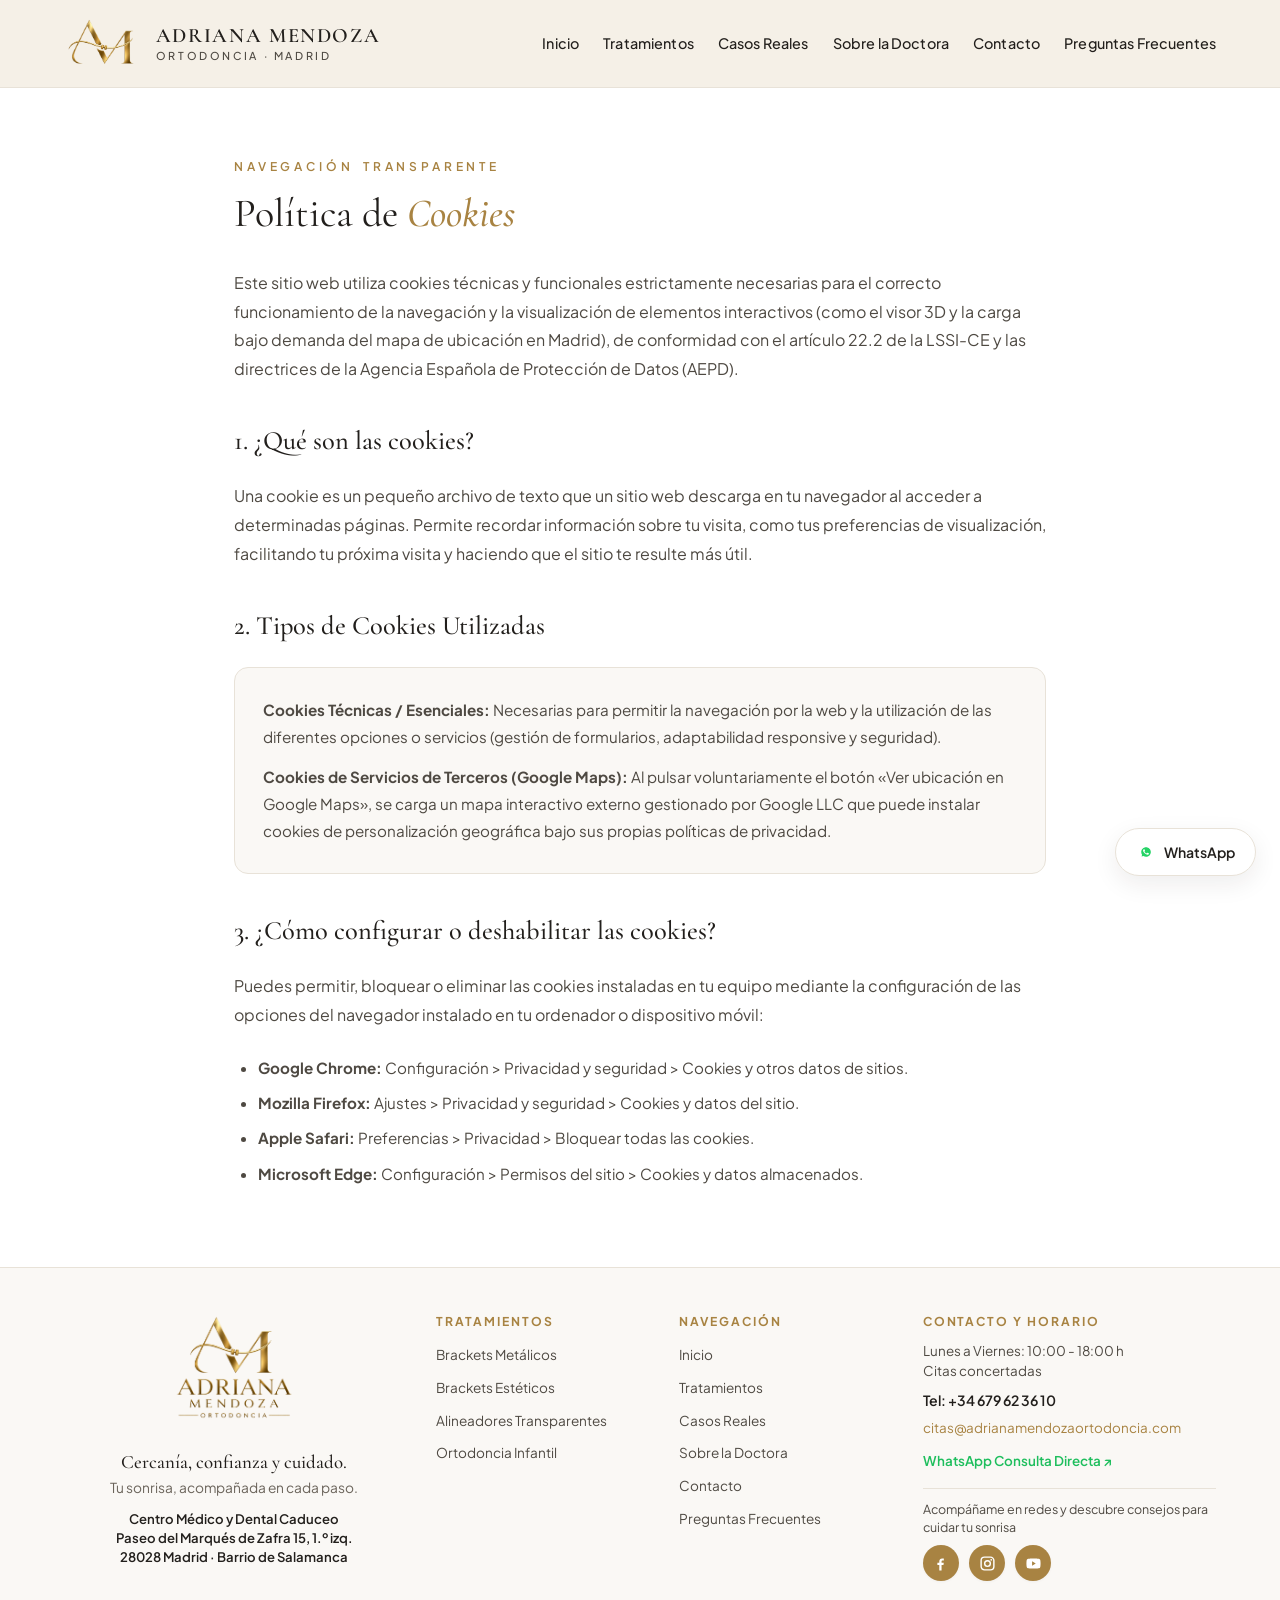
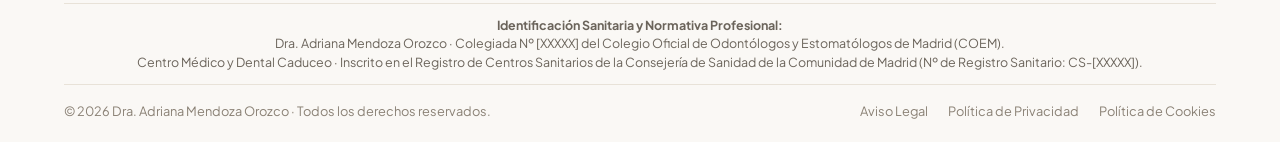
<file: politica-cookies.html>
<!DOCTYPE html>
<html lang="es">
<head>
  <meta charset="UTF-8">
  <meta name="viewport" content="width=device-width, initial-scale=1.0">

  <title>Política de Cookies | Dra. Adriana Mendoza · Madrid</title>
  <meta name="description" content="Información detallada sobre el uso de cookies y tecnologías de almacenamiento local en el sitio web de la Dra. Adriana Mendoza Orozco.">
  <link rel="canonical" href="https://adrianamendozaortodoncia.com/politica-cookies.html">

  <link rel="icon" type="image/png" href="img/logo.png">
  <link rel="preconnect" href="https://fonts.googleapis.com">
  <link rel="preconnect" href="https://fonts.gstatic.com" crossorigin>
  <link href="https://fonts.googleapis.com/css2?family=Cormorant+Garamond:ital,wght@0,400;0,500;0,600;0,700;1,400;1,600&family=Plus+Jakarta+Sans:wght@300;400;500;600;700&display=swap" rel="stylesheet">
  <link rel="stylesheet" href="css/main.css">
</head>
<body>

  <!-- ========================================================================
       Bloque 1: Header / Navbar
       ======================================================================== -->
  <header class="site-header" id="siteHeader">
    <div class="container header-container">
      <a href="index.html" class="header-brand" aria-label="Dra. Adriana Mendoza Orozco - Inicio">
        <img src="img/logo-1.png" alt="Logotipo Dra. Adriana Mendoza Ortodoncia" class="header-logo">
        <div class="header-brand-info">
          <span class="header-brand-name">Adriana Mendoza</span>
          <span class="header-brand-sub">Ortodoncia · Madrid</span>
        </div>
      </a>

      <!-- Desktop Navigation Menu -->
      <nav class="nav-desktop" aria-label="Navegación principal">
        <a href="index.html" class="nav-item">Inicio</a>
        <a href="tratamientos.html" class="nav-item">Tratamientos</a>
        <a href="casos-reales.html" class="nav-item">Casos Reales</a>
        <a href="sobre-la-doctora.html" class="nav-item">Sobre la Doctora</a>
        <a href="contacto.html" class="nav-item">Contacto</a>
        <a href="preguntas-frecuentes.html" class="nav-item">Preguntas Frecuentes</a>
      </nav>

      <button class="mobile-toggle" id="mobileMenuToggle" aria-label="Abrir menú" aria-expanded="false">
        ☰
      </button>
    </div>

    <!-- Mobile Drawer Menu -->
    <div class="mobile-drawer" id="mobileNavDrawer" aria-hidden="true">
      <a href="index.html" class="nav-item">Inicio</a>
      <a href="tratamientos.html" class="nav-item">Tratamientos</a>
      <a href="casos-reales.html" class="nav-item">Casos Reales</a>
      <a href="sobre-la-doctora.html" class="nav-item">Sobre la Doctora</a>
      <a href="contacto.html" class="nav-item">Contacto</a>
      <a href="preguntas-frecuentes.html" class="nav-item">Preguntas Frecuentes</a>
      <div style="margin-top: 1rem;">
        <a href="https://wa.me/34679623610" target="_blank" rel="noopener noreferrer" class="btn btn-whatsapp" style="width: 100%;">
          Consultar por WhatsApp
        </a>
      </div>
    </div>
  </header>

  <!-- Page Content -->
  <main class="container section-padding" style="max-width: 860px; padding-top: 4rem; padding-bottom: 5rem;">
    <span class="overline">NAVEGACIÓN TRANSPARENTE</span>
    <h1 class="h2-title" style="margin-bottom: 2rem;">
      Política de <span class="gold-italic">Cookies</span>
    </h1>

    <div class="font-sans" style="font-size: 1rem; line-height: 1.8; color: var(--color-text-body); display: flex; flex-direction: column; gap: 1.5rem;">
      <p>
        Este sitio web utiliza cookies técnicas y funcionales estrictamente necesarias para el correcto funcionamiento de la navegación y la visualización de elementos interactivos (como el visor 3D y la carga bajo demanda del mapa de ubicación en Madrid), de conformidad con el artículo 22.2 de la LSSI-CE y las directrices de la Agencia Española de Protección de Datos (AEPD).
      </p>

      <h2 class="h3-title" style="margin-top: 1rem; margin-bottom: 0;">1. ¿Qué son las cookies?</h2>
      <p>
        Una cookie es un pequeño archivo de texto que un sitio web descarga en tu navegador al acceder a determinadas páginas. Permite recordar información sobre tu visita, como tus preferencias de visualización, facilitando tu próxima visita y haciendo que el sitio te resulte más útil.
      </p>

      <h2 class="h3-title" style="margin-top: 1rem; margin-bottom: 0;">2. Tipos de Cookies Utilizadas</h2>
      <div style="background: var(--color-bg-warm); border: 1px solid var(--color-border); border-radius: var(--radius-md); padding: 1.75rem;">
        <ul style="list-style: none; display: flex; flex-direction: column; gap: 0.75rem; font-size: 0.95rem;">
          <li><strong>Cookies Técnicas / Esenciales:</strong> Necesarias para permitir la navegación por la web y la utilización de las diferentes opciones o servicios (gestión de formularios, adaptabilidad responsive y seguridad).</li>
          <li><strong>Cookies de Servicios de Terceros (Google Maps):</strong> Al pulsar voluntariamente el botón «Ver ubicación en Google Maps», se carga un mapa interactivo externo gestionado por Google LLC que puede instalar cookies de personalización geográfica bajo sus propias políticas de privacidad.</li>
        </ul>
      </div>

      <h2 class="h3-title" style="margin-top: 1rem; margin-bottom: 0;">3. ¿Cómo configurar o deshabilitar las cookies?</h2>
      <p>
        Puedes permitir, bloquear o eliminar las cookies instaladas en tu equipo mediante la configuración de las opciones del navegador instalado en tu ordenador o dispositivo móvil:
      </p>
      <ul style="padding-left: 1.5rem; display: flex; flex-direction: column; gap: 0.5rem; font-size: 0.95rem;">
        <li><strong>Google Chrome:</strong> Configuración &gt; Privacidad y seguridad &gt; Cookies y otros datos de sitios.</li>
        <li><strong>Mozilla Firefox:</strong> Ajustes &gt; Privacidad y seguridad &gt; Cookies y datos del sitio.</li>
        <li><strong>Apple Safari:</strong> Preferencias &gt; Privacidad &gt; Bloquear todas las cookies.</li>
        <li><strong>Microsoft Edge:</strong> Configuración &gt; Permisos del sitio &gt; Cookies y datos almacenados.</li>
      </ul>
    </div>
  </main>

  <!-- Pie de página común cargado dinámicamente desde footer.html -->
  <div id="footer-placeholder"></div>

  <!-- Floating Desktop WhatsApp Button -->
  <a href="https://wa.me/34679623610" target="_blank" rel="noopener noreferrer" class="floating-whatsapp-btn" aria-label="Escríbenos por WhatsApp">
    <svg viewBox="0 0 24 24" aria-hidden="true"><path d="M12.031 6.172c-3.181 0-5.767 2.586-5.768 5.766-.001 1.298.38 2.27 1.019 3.287l-.582 2.128 2.182-.573c.978.58 1.911.928 3.145.929 3.178 0 5.767-2.587 5.768-5.766.001-3.187-2.575-5.77-5.764-5.771zm3.392 8.244c-.144.405-.837.774-1.17.824-.312.045-.698.077-2.124-.515-1.745-.724-2.871-2.493-2.958-2.609-.087-.116-.708-.941-.708-1.794 0-.853.449-1.272.609-1.446.16-.174.348-.217.464-.217.116 0 .232.001.333.006.107.005.25.04.391.377.145.348.493 1.202.536 1.29.043.087.072.188.014.304-.058.116-.087.188-.174.289l-.26.304c-.087.087-.179.181-.077.355.101.174.449.741.964 1.2 0.662.59 1.221.774 1.395.861.174.087.276.072.377-.043.101-.116.435-.507.551-.681.116-.174.232-.145.391-.087.16.058 1.014.478 1.188.565.174.087.29.13.333.203.043.072.043.42-.101.825z"/></svg>
    <span>WhatsApp</span>
  </a>

  <!-- Core Scripts -->
  <script src="js/main.js"></script>
</body>
</html>
</file>
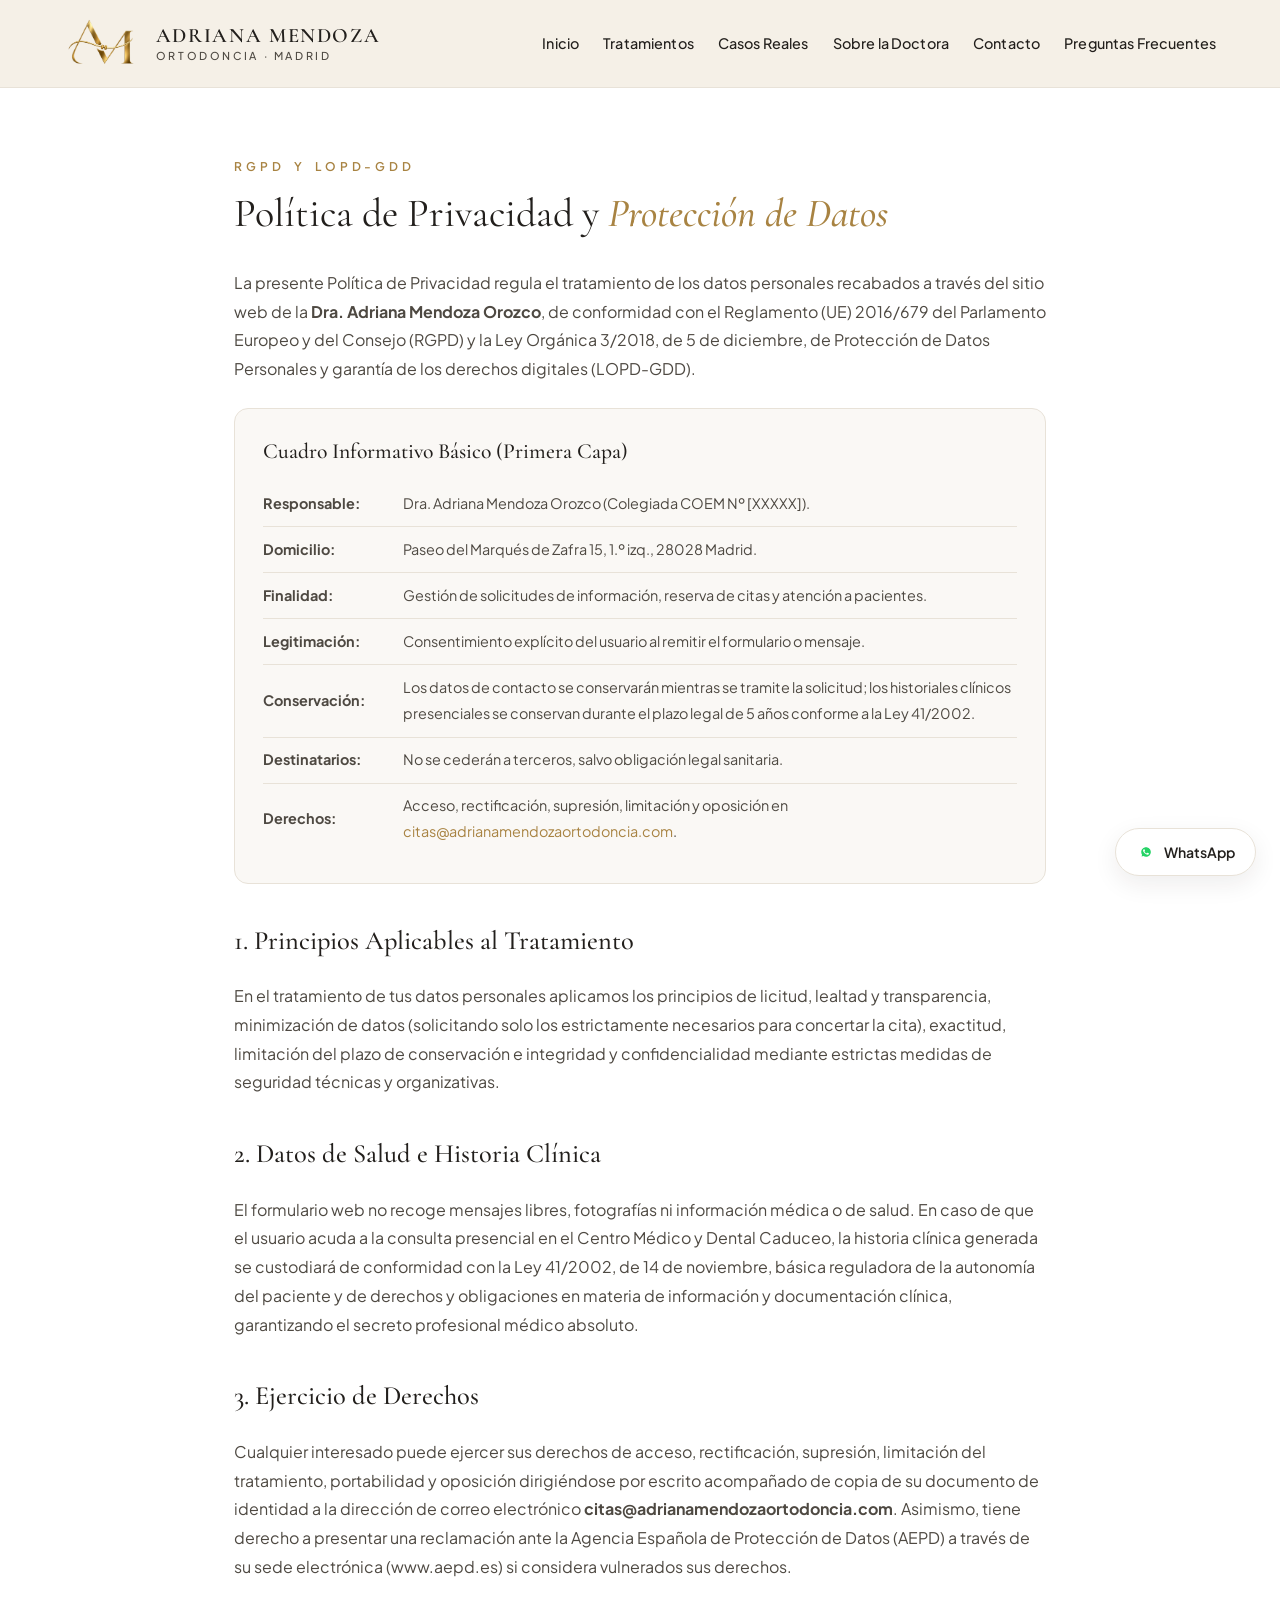
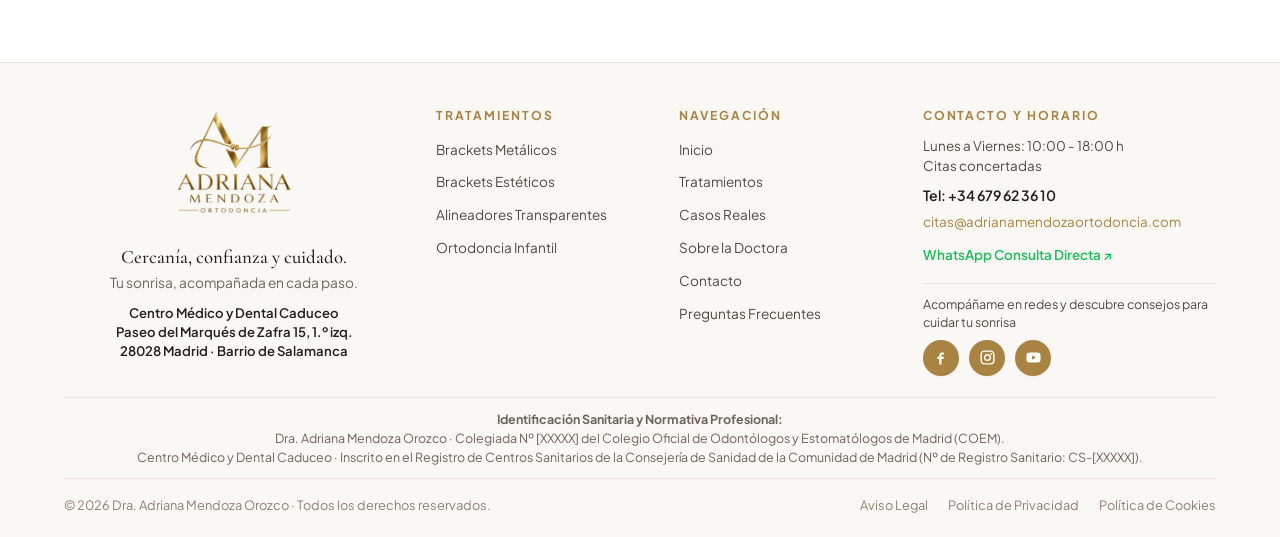
<file: politica-privacidad.html>
<!DOCTYPE html>
<html lang="es">
<head>
  <meta charset="UTF-8">
  <meta name="viewport" content="width=device-width, initial-scale=1.0">

  <title>Política de Privacidad y Protección de Datos | Dra. Adriana Mendoza · Madrid</title>
  <meta name="description" content="Política de privacidad y protección de datos conforme al RGPD y LOPD-GDD de la consulta de ortodoncia de la Dra. Adriana Mendoza Orozco en Madrid.">
  <link rel="canonical" href="https://adrianamendozaortodoncia.com/politica-privacidad.html">

  <link rel="icon" type="image/png" href="img/logo.png">
  <link rel="preconnect" href="https://fonts.googleapis.com">
  <link rel="preconnect" href="https://fonts.gstatic.com" crossorigin>
  <link href="https://fonts.googleapis.com/css2?family=Cormorant+Garamond:ital,wght@0,400;0,500;0,600;0,700;1,400;1,600&family=Plus+Jakarta+Sans:wght@300;400;500;600;700&display=swap" rel="stylesheet">
  <link rel="stylesheet" href="css/main.css">
</head>
<body>

  <!-- ========================================================================
       Bloque 1: Header / Navbar
       ======================================================================== -->
  <header class="site-header" id="siteHeader">
    <div class="container header-container">
      <a href="index.html" class="header-brand" aria-label="Dra. Adriana Mendoza Orozco - Inicio">
        <img src="img/logo-1.png" alt="Logotipo Dra. Adriana Mendoza Ortodoncia" class="header-logo">
        <div class="header-brand-info">
          <span class="header-brand-name">Adriana Mendoza</span>
          <span class="header-brand-sub">Ortodoncia · Madrid</span>
        </div>
      </a>

      <!-- Desktop Navigation Menu -->
      <nav class="nav-desktop" aria-label="Navegación principal">
        <a href="index.html" class="nav-item">Inicio</a>
        <a href="tratamientos.html" class="nav-item">Tratamientos</a>
        <a href="casos-reales.html" class="nav-item">Casos Reales</a>
        <a href="sobre-la-doctora.html" class="nav-item">Sobre la Doctora</a>
        <a href="contacto.html" class="nav-item">Contacto</a>
        <a href="preguntas-frecuentes.html" class="nav-item">Preguntas Frecuentes</a>
      </nav>

      <button class="mobile-toggle" id="mobileMenuToggle" aria-label="Abrir menú" aria-expanded="false">
        ☰
      </button>
    </div>

    <!-- Mobile Drawer Menu -->
    <div class="mobile-drawer" id="mobileNavDrawer" aria-hidden="true">
      <a href="index.html" class="nav-item">Inicio</a>
      <a href="tratamientos.html" class="nav-item">Tratamientos</a>
      <a href="casos-reales.html" class="nav-item">Casos Reales</a>
      <a href="sobre-la-doctora.html" class="nav-item">Sobre la Doctora</a>
      <a href="contacto.html" class="nav-item">Contacto</a>
      <a href="preguntas-frecuentes.html" class="nav-item">Preguntas Frecuentes</a>
      <div style="margin-top: 1rem;">
        <a href="https://wa.me/34679623610" target="_blank" rel="noopener noreferrer" class="btn btn-whatsapp" style="width: 100%;">
          Consultar por WhatsApp
        </a>
      </div>
    </div>
  </header>

  <!-- Page Content -->
  <main class="container section-padding" style="max-width: 860px; padding-top: 4rem; padding-bottom: 5rem;">
    <span class="overline">RGPD Y LOPD-GDD</span>
    <h1 class="h2-title" style="margin-bottom: 2rem;">
      Política de Privacidad y <span class="gold-italic">Protección de Datos</span>
    </h1>

    <div class="font-sans" style="font-size: 1rem; line-height: 1.8; color: var(--color-text-body); display: flex; flex-direction: column; gap: 1.5rem;">
      <p>
        La presente Política de Privacidad regula el tratamiento de los datos personales recabados a través del sitio web de la <strong>Dra. Adriana Mendoza Orozco</strong>, de conformidad con el Reglamento (UE) 2016/679 del Parlamento Europeo y del Consejo (RGPD) y la Ley Orgánica 3/2018, de 5 de diciembre, de Protección de Datos Personales y garantía de los derechos digitales (LOPD-GDD).
      </p>

      <!-- First Layer Summary Table -->
      <div style="background: var(--color-bg-warm); border: 1px solid var(--color-border); border-radius: var(--radius-md); padding: 1.75rem;">
        <h3 class="h3-title" style="font-size: 1.35rem; margin-bottom: 1rem;">Cuadro Informativo Básico (Primera Capa)</h3>
        <table class="rgpd-summary-table font-sans" style="font-size: 0.9rem; width: 100%; border-collapse: collapse;">
          <tr style="border-bottom: 1px solid var(--color-border);"><td class="rgpd-label" style="padding: 0.6rem 0; width: 140px; font-weight: 700;">Responsable:</td><td style="padding: 0.6rem 0;">Dra. Adriana Mendoza Orozco (Colegiada COEM Nº [XXXXX]).</td></tr>
          <tr style="border-bottom: 1px solid var(--color-border);"><td class="rgpd-label" style="padding: 0.6rem 0; font-weight: 700;">Domicilio:</td><td style="padding: 0.6rem 0;">Paseo del Marqués de Zafra 15, 1.º izq., 28028 Madrid.</td></tr>
          <tr style="border-bottom: 1px solid var(--color-border);"><td class="rgpd-label" style="padding: 0.6rem 0; font-weight: 700;">Finalidad:</td><td style="padding: 0.6rem 0;">Gestión de solicitudes de información, reserva de citas y atención a pacientes.</td></tr>
          <tr style="border-bottom: 1px solid var(--color-border);"><td class="rgpd-label" style="padding: 0.6rem 0; font-weight: 700;">Legitimación:</td><td style="padding: 0.6rem 0;">Consentimiento explícito del usuario al remitir el formulario o mensaje.</td></tr>
          <tr style="border-bottom: 1px solid var(--color-border);"><td class="rgpd-label" style="padding: 0.6rem 0; font-weight: 700;">Conservación:</td><td style="padding: 0.6rem 0;">Los datos de contacto se conservarán mientras se tramite la solicitud; los historiales clínicos presenciales se conservan durante el plazo legal de 5 años conforme a la Ley 41/2002.</td></tr>
          <tr style="border-bottom: 1px solid var(--color-border);"><td class="rgpd-label" style="padding: 0.6rem 0; font-weight: 700;">Destinatarios:</td><td style="padding: 0.6rem 0;">No se cederán a terceros, salvo obligación legal sanitaria.</td></tr>
          <tr><td class="rgpd-label" style="padding: 0.6rem 0; font-weight: 700;">Derechos:</td><td style="padding: 0.6rem 0;">Acceso, rectificación, supresión, limitación y oposición en <a href="mailto:citas@adrianamendozaortodoncia.com" style="color: var(--color-gold);">citas@adrianamendozaortodoncia.com</a>.</td></tr>
        </table>
      </div>

      <h2 class="h3-title" style="margin-top: 1rem; margin-bottom: 0;">1. Principios Aplicables al Tratamiento</h2>
      <p>
        En el tratamiento de tus datos personales aplicamos los principios de licitud, lealtad y transparencia, minimización de datos (solicitando solo los estrictamente necesarios para concertar la cita), exactitud, limitación del plazo de conservación e integridad y confidencialidad mediante estrictas medidas de seguridad técnicas y organizativas.
      </p>

      <h2 class="h3-title" style="margin-top: 1rem; margin-bottom: 0;">2. Datos de Salud e Historia Clínica</h2>
      <p>
        El formulario web no recoge mensajes libres, fotografías ni información médica o de salud. En caso de que el usuario acuda a la consulta presencial en el Centro Médico y Dental Caduceo, la historia clínica generada se custodiará de conformidad con la Ley 41/2002, de 14 de noviembre, básica reguladora de la autonomía del paciente y de derechos y obligaciones en materia de información y documentación clínica, garantizando el secreto profesional médico absoluto.
      </p>

      <h2 class="h3-title" style="margin-top: 1rem; margin-bottom: 0;">3. Ejercicio de Derechos</h2>
      <p>
        Cualquier interesado puede ejercer sus derechos de acceso, rectificación, supresión, limitación del tratamiento, portabilidad y oposición dirigiéndose por escrito acompañado de copia de su documento de identidad a la dirección de correo electrónico <strong>citas@adrianamendozaortodoncia.com</strong>. Asimismo, tiene derecho a presentar una reclamación ante la Agencia Española de Protección de Datos (AEPD) a través de su sede electrónica (www.aepd.es) si considera vulnerados sus derechos.
      </p>
    </div>
  </main>

  <!-- Pie de página común cargado dinámicamente desde footer.html -->
  <div id="footer-placeholder"></div>

  <!-- Floating Desktop WhatsApp Button -->
  <a href="https://wa.me/34679623610" target="_blank" rel="noopener noreferrer" class="floating-whatsapp-btn" aria-label="Escríbenos por WhatsApp">
    <svg viewBox="0 0 24 24" aria-hidden="true"><path d="M12.031 6.172c-3.181 0-5.767 2.586-5.768 5.766-.001 1.298.38 2.27 1.019 3.287l-.582 2.128 2.182-.573c.978.58 1.911.928 3.145.929 3.178 0 5.767-2.587 5.768-5.766.001-3.187-2.575-5.77-5.764-5.771zm3.392 8.244c-.144.405-.837.774-1.17.824-.312.045-.698.077-2.124-.515-1.745-.724-2.871-2.493-2.958-2.609-.087-.116-.708-.941-.708-1.794 0-.853.449-1.272.609-1.446.16-.174.348-.217.464-.217.116 0 .232.001.333.006.107.005.25.04.391.377.145.348.493 1.202.536 1.29.043.087.072.188.014.304-.058.116-.087.188-.174.289l-.26.304c-.087.087-.179.181-.077.355.101.174.449.741.964 1.2 0.662.59 1.221.774 1.395.861.174.087.276.072.377-.043.101-.116.435-.507.551-.681.116-.174.232-.145.391-.087.16.058 1.014.478 1.188.565.174.087.29.13.333.203.043.072.043.42-.101.825z"/></svg>
    <span>WhatsApp</span>
  </a>

  <!-- Core Scripts -->
  <script src="js/main.js"></script>
</body>
</html>
</file>
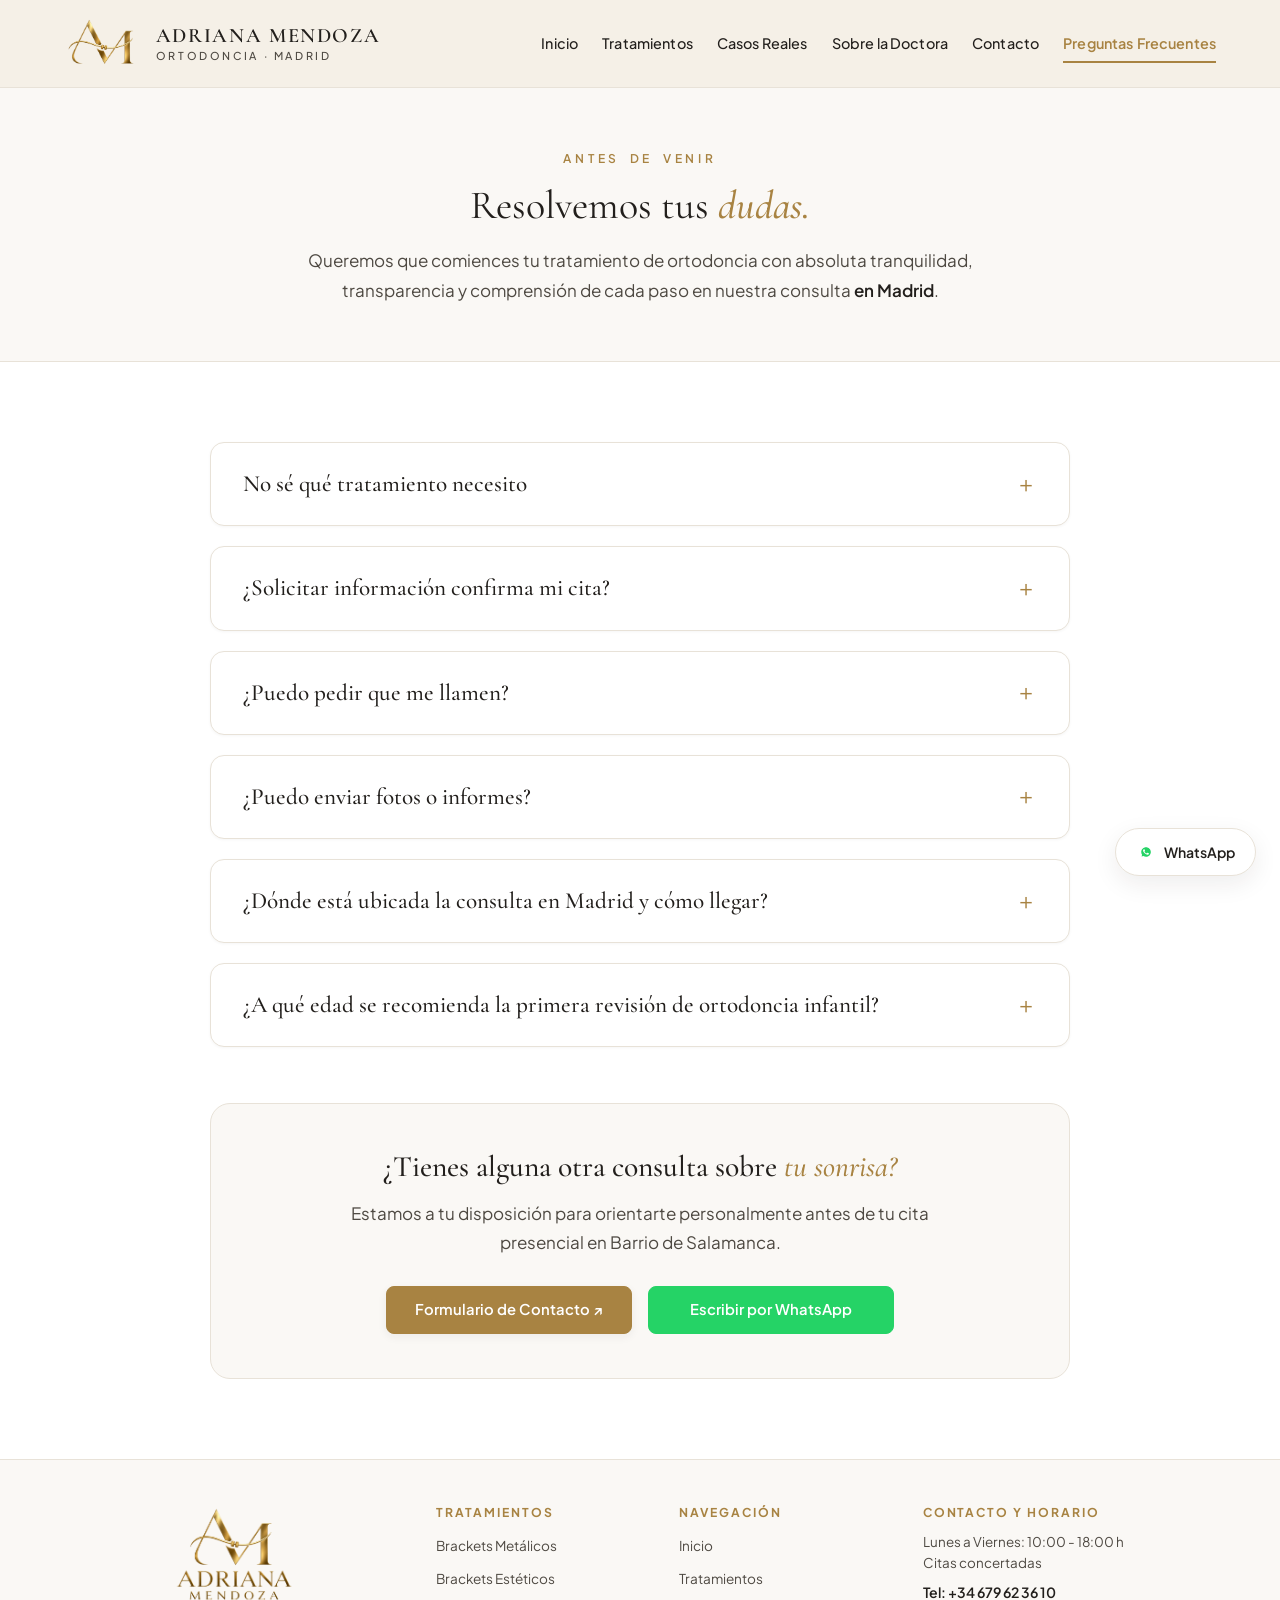
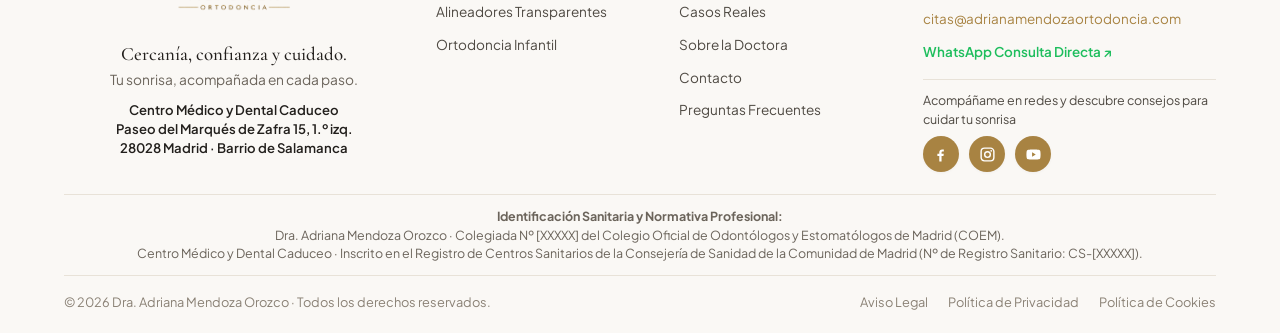
<file: preguntas-frecuentes.html>
<!DOCTYPE html>
<html lang="es">
<head>
  <meta charset="UTF-8">
  <meta name="viewport" content="width=device-width, initial-scale=1.0">

  <!-- SEO Primary Meta Tags (Madrid Local SEO Focus) -->
  <title>Preguntas Frecuentes | Ortodoncia en Madrid · Dra. Adriana Mendoza</title>
  <meta name="description" content="Resolvemos tus dudas sobre tratamientos de ortodoncia, citas, alineadores y brackets en Barrio de Salamanca, Madrid. Dra. Adriana Mendoza Orozco en Centro Caduceo.">
  <meta name="keywords" content="Preguntas frecuentes ortodoncia Madrid, dudas ortodoncia invisible Madrid, cita ortodoncista Barrio Salamanca, Dra Adriana Mendoza Orozco, precios ortodoncia Madrid">
  <meta name="author" content="Dra. Adriana Mendoza Orozco">
  <link rel="canonical" href="https://adrianamendozaortodoncia.com/preguntas-frecuentes.html">

  <!-- Open Graph / Social Media -->
  <meta property="og:type" content="website">
  <meta property="og:url" content="https://adrianamendozaortodoncia.com/preguntas-frecuentes.html">
  <meta property="og:title" content="Preguntas Frecuentes sobre Ortodoncia en Madrid · Dra. Adriana Mendoza">
  <meta property="og:description" content="Información clara sobre tu primera visita, opciones de tratamiento y cómo contactar con la consulta en Madrid.">
  <meta property="og:image" content="https://adrianamendozaortodoncia.com/img/logo.png">

  <!-- Twitter Card -->
  <meta name="twitter:card" content="summary_large_image">
  <meta name="twitter:title" content="Preguntas Frecuentes · Ortodoncia Dra. Adriana Mendoza Madrid">
  <meta name="twitter:description" content="Resolvemos tus dudas antes de tu primera consulta de ortodoncia en Barrio de Salamanca, Madrid.">
  <meta name="twitter:image" content="https://adrianamendozaortodoncia.com/img/logo.png">

  <!-- Favicon -->
  <link rel="icon" type="image/png" href="img/logo.png">

  <!-- Fonts: Cormorant Garamond & Plus Jakarta Sans -->
  <link rel="preconnect" href="https://fonts.googleapis.com">
  <link rel="preconnect" href="https://fonts.gstatic.com" crossorigin>
  <link href="https://fonts.googleapis.com/css2?family=Cormorant+Garamond:ital,wght@0,400;0,500;0,600;0,700;1,400;1,600&family=Plus+Jakarta+Sans:wght@300;400;500;600;700&display=swap" rel="stylesheet">

  <!-- Stylesheet -->
  <link rel="stylesheet" href="css/main.css">

  <!-- Schema.org FAQPage Structured Data (Boosts Google Rich Snippets) -->
  <script type="application/ld+json">
  {
    "@context": "https://schema.org",
    "@type": "FAQPage",
    "mainEntity": [
      {
        "@type": "Question",
        "name": "¿No sé qué tratamiento de ortodoncia necesito?",
        "acceptedAnswer": {
          "@type": "Answer",
          "text": "No tienes que decidir antes de venir. La valoración clínica y el escaneo intraoral permiten estudiar tu anatomía y oclusión dental para explicarte de forma personalizada las mejores opciones disponibles: alineadores transparentes o brackets."
        }
      },
      {
        "@type": "Question",
        "name": "¿Solicitar información confirma mi cita?",
        "acceptedAnswer": {
          "@type": "Answer",
          "text": "No. Al enviar el formulario o escribir por WhatsApp, la consulta se pondrá en contacto contigo para coordinar agendas, confirmar disponibilidad y reservar formalmente el día y la hora que mejor te convenga."
        }
      },
      {
        "@type": "Question",
        "name": "¿Puedo pedir que me llamen por teléfono?",
        "acceptedAnswer": {
          "@type": "Answer",
          "text": "Sí. En el formulario web puedes indicar tu número telefónico y la franja horaria preferida (mañana o tarde) para recibir nuestra llamada, o bien contactarnos al instante a través de WhatsApp."
        }
      },
      {
        "@type": "Question",
        "name": "¿Puedo enviar fotografías o informes médicos previos?",
        "acceptedAnswer": {
          "@type": "Answer",
          "text": "No los envíes a través de formularios web estándar ni por canales no cifrados. Solicita primero a la consulta un canal clínico seguro y adecuado para el envío de documentación sanitaria conforme a la normativa de protección de datos (RGPD)."
        }
      },
      {
        "@type": "Question",
        "name": "¿Dónde se realiza la consulta presencial de ortodoncia en Madrid?",
        "acceptedAnswer": {
          "@type": "Answer",
          "text": "La atención presencial exclusiva se realiza en el Centro Médico y Dental Caduceo, situado en el Paseo del Marqués de Zafra 15, 1.º izquierda, 28028 Madrid (Barrio de Salamanca)."
        }
      }
    ]
  }
  </script>
</head>
<body>

  <!-- ========================================================================
       Bloque 1: Header / Navbar
       ======================================================================== -->
  <header class="site-header" id="siteHeader">
    <div class="container header-container">
      <a href="index.html" class="header-brand" aria-label="Dra. Adriana Mendoza Orozco - Inicio">
        <img src="img/logo-1.png" alt="Logotipo Dra. Adriana Mendoza Ortodoncia" class="header-logo">
        <div class="header-brand-info">
          <span class="header-brand-name">Adriana Mendoza</span>
          <span class="header-brand-sub">Ortodoncia · Madrid</span>
        </div>
      </a>

      <!-- Desktop Navigation Menu -->
      <nav class="nav-desktop" aria-label="Navegación principal">
        <a href="index.html" class="nav-item">Inicio</a>
        <a href="tratamientos.html" class="nav-item">Tratamientos</a>
        <a href="casos-reales.html" class="nav-item">Casos Reales</a>
        <a href="sobre-la-doctora.html" class="nav-item">Sobre la Doctora</a>
        <a href="contacto.html" class="nav-item">Contacto</a>
        <a href="preguntas-frecuentes.html" class="nav-item is-active">Preguntas Frecuentes</a>
      </nav>

      <button class="mobile-toggle" id="mobileMenuToggle" aria-label="Abrir menú" aria-expanded="false">
        ☰
      </button>
    </div>

    <!-- Mobile Drawer Menu -->
    <div class="mobile-drawer" id="mobileNavDrawer" aria-hidden="true">
      <a href="index.html" class="nav-item">Inicio</a>
      <a href="tratamientos.html" class="nav-item">Tratamientos</a>
      <a href="casos-reales.html" class="nav-item">Casos Reales</a>
      <a href="sobre-la-doctora.html" class="nav-item">Sobre la Doctora</a>
      <a href="contacto.html" class="nav-item">Contacto</a>
      <a href="preguntas-frecuentes.html" class="nav-item is-active">Preguntas Frecuentes</a>
      <div style="margin-top: 1rem;">
        <a href="https://wa.me/34679623610" target="_blank" rel="noopener noreferrer" class="btn btn-whatsapp" style="width: 100%;">
          Consultar por WhatsApp
        </a>
      </div>
    </div>
  </header>

  <main>
    <!-- ========================================================================
         Bloque 2: Encabezado de Página (#FAF8F5)
         ======================================================================== -->
    <section class="section-padding-sm bg-warm" style="border-bottom: 1px solid var(--color-border);">
      <div class="container text-center" style="max-width: 760px; margin: 0 auto;">
        <span class="overline">ANTES DE VENIR</span>
        <h1 class="h2-title">
          Resolvemos tus <span class="gold-italic">dudas.</span>
        </h1>
        <p class="lead-text lead-mobile-13" style="margin: 0 auto;">
          Queremos que comiences tu tratamiento de ortodoncia con absoluta tranquilidad, transparencia y comprensión de cada paso en nuestra consulta <span style="font-weight: 600; color: var(--color-text-main);">en Madrid</span>.
        </p>
      </div>
    </section>

    <!-- FAQ Accordions Section -->
    <section class="section-padding bg-white">
      <div class="container">

        <div class="faq-accordion-list">

          <!-- Item 1 -->
          <div class="faq-card-collapsible">
            <button class="faq-trigger" type="button" aria-expanded="false">
              <span>No sé qué tratamiento necesito</span>
              <span class="faq-icon-sign">＋</span>
            </button>
            <div class="faq-content-body font-sans">
              <p>No tienes que decidir antes de venir. La valoración clínica y el estudio digital permiten evaluar detalladamente tu situación, la alineación de tus dientes y la oclusión de tus maxilares para explicarte con honestidad todas las alternativas posibles (alineadores transparentes, brackets estéticos o metálicos) y ayudarte a elegir la más idónea para tu caso.</p>
            </div>
          </div>

          <!-- Item 2 -->
          <div class="faq-card-collapsible">
            <button class="faq-trigger" type="button" aria-expanded="false">
              <span>¿Solicitar información confirma mi cita?</span>
              <span class="faq-icon-sign">＋</span>
            </button>
            <div class="faq-content-body font-sans">
              <p>No. El envío de la solicitud de contacto o tu consulta por WhatsApp no reserva de forma automática la cita. El equipo de la consulta se pondrá en contacto contigo a la mayor brevedad para coordinar disponibilidad mutua y confirmar formalmente la fecha y hora de tu visita.</p>
            </div>
          </div>

          <!-- Item 3 -->
          <div class="faq-card-collapsible">
            <button class="faq-trigger" type="button" aria-expanded="false">
              <span>¿Puedo pedir que me llamen?</span>
              <span class="faq-icon-sign">＋</span>
            </button>
            <div class="faq-content-body font-sans">
              <p>Sí. En el formulario de contacto puedes seleccionar la opción «Solicitar una llamada» e indicarnos la franja horaria en la que prefieres ser contactado (mañana o tarde), o bien solicitarlo directamente mediante un mensaje en nuestro WhatsApp de atención al paciente.</p>
            </div>
          </div>

          <!-- Item 4 -->
          <div class="faq-card-collapsible">
            <button class="faq-trigger" type="button" aria-expanded="false">
              <span>¿Puedo enviar fotos o informes?</span>
              <span class="faq-icon-sign">＋</span>
            </button>
            <div class="faq-content-body font-sans">
              <p>No los envíes por este formulario de la web ni por WhatsApp. Para garantizar la confidencialidad de tus datos de salud de acuerdo con el Reglamento General de Protección de Datos (RGPD), solicita primero a la consulta un canal seguro y adecuado para la recepción de documentación e historial clínico.</p>
            </div>
          </div>

          <!-- Item 5 (Madrid Local Context) -->
          <div class="faq-card-collapsible">
            <button class="faq-trigger" type="button" aria-expanded="false">
              <span>¿Dónde está ubicada la consulta en Madrid y cómo llegar?</span>
              <span class="faq-icon-sign">＋</span>
            </button>
            <div class="faq-content-body font-sans">
              <p>La consulta presencial de la Dra. Adriana Mendoza se realiza de forma exclusiva en el <strong>Centro Médico y Dental Caduceo</strong>, ubicado en el <strong>Paseo del Marqués de Zafra 15, 1.º izquierda, 28028 Madrid (Barrio de Salamanca)</strong>.</p>
              <p style="margin-top: 0.5rem; font-size: 0.95rem; color: var(--color-text-muted);">
                Puedes llegar cómodamente en transporte público: estaciones de metro <strong>Manuel Becerra (L2, L6)</strong> y <strong>Ventas (L2, L5)</strong>, o mediante múltiples líneas de autobús EMT.
              </p>
            </div>
          </div>

          <!-- Item 6 (Children Orthodontics) -->
          <div class="faq-card-collapsible">
            <button class="faq-trigger" type="button" aria-expanded="false">
              <span>¿A qué edad se recomienda la primera revisión de ortodoncia infantil?</span>
              <span class="faq-icon-sign">＋</span>
            </button>
            <div class="faq-content-body font-sans">
              <p>Se recomienda llevar a los niños a su primera revisión de ortodoncia preventiva en torno a los <strong>6 o 7 años</strong>. A esta edad comienzan a erupcionar los primeros molares definitivos y es el momento oportuno para detectar posibles discrepancias esqueléticas o hábitos funcionales, evitando tratamientos más complejos en la adolescencia o edad adulta.</p>
            </div>
          </div>

        </div>

        <!-- Call to Action Box -->
        <div style="max-width: 860px; margin: 3.5rem auto 0; background: var(--color-bg-warm); border: 1px solid var(--color-border); border-radius: var(--radius-lg); padding: 2.75rem 2rem; text-align: center;">
          <h2 class="h3-title" style="font-size: 1.85rem; margin-bottom: 0.75rem;">
            ¿Tienes alguna otra <br class="br-mobile">consulta sobre <br class="br-mobile"><span class="gold-italic">tu sonrisa?</span>
          </h2>
          <p class="lead-text lead-mobile-13" style="max-width: 600px; margin: 0 auto 1.75rem;">
            Estamos a tu disposición para orientarte personalmente antes de tu cita presencial en Barrio de Salamanca.
          </p>
          <div class="faq-cta-buttons">
            <a href="contacto.html" class="btn btn-primary">Formulario de Contacto ↗</a>
            <a href="https://wa.me/34679623610" target="_blank" rel="noopener noreferrer" class="btn btn-whatsapp">Escribir por WhatsApp</a>
          </div>
        </div>

      </div>
    </section>
  </main>

  <!-- Pie de página común cargado dinámicamente desde footer.html -->
  <div id="footer-placeholder"></div>

  <!-- Floating Desktop WhatsApp Button -->
  <a href="https://wa.me/34679623610" target="_blank" rel="noopener noreferrer" class="floating-whatsapp-btn" aria-label="Escríbenos por WhatsApp">
    <svg viewBox="0 0 24 24" aria-hidden="true"><path d="M12.031 6.172c-3.181 0-5.767 2.586-5.768 5.766-.001 1.298.38 2.27 1.019 3.287l-.582 2.128 2.182-.573c.978.58 1.911.928 3.145.929 3.178 0 5.767-2.587 5.768-5.766.001-3.187-2.575-5.77-5.764-5.771zm3.392 8.244c-.144.405-.837.774-1.17.824-.312.045-.698.077-2.124-.515-1.745-.724-2.871-2.493-2.958-2.609-.087-.116-.708-.941-.708-1.794 0-.853.449-1.272.609-1.446.16-.174.348-.217.464-.217.116 0 .232.001.333.006.107.005.25.04.391.377.145.348.493 1.202.536 1.29.043.087.072.188.014.304-.058.116-.087.188-.174.289l-.26.304c-.087.087-.179.181-.077.355.101.174.449.741.964 1.2 0.662.59 1.221.774 1.395.861.174.087.276.072.377-.043.101-.116.435-.507.551-.681.116-.174.232-.145.391-.087.16.058 1.014.478 1.188.565.174.087.29.13.333.203.043.072.043.42-.101.825z"/></svg>
    <span>WhatsApp</span>
  </a>

  <!-- Core Scripts -->
  <script src="js/main.js"></script>
</body>
</html>
</file>
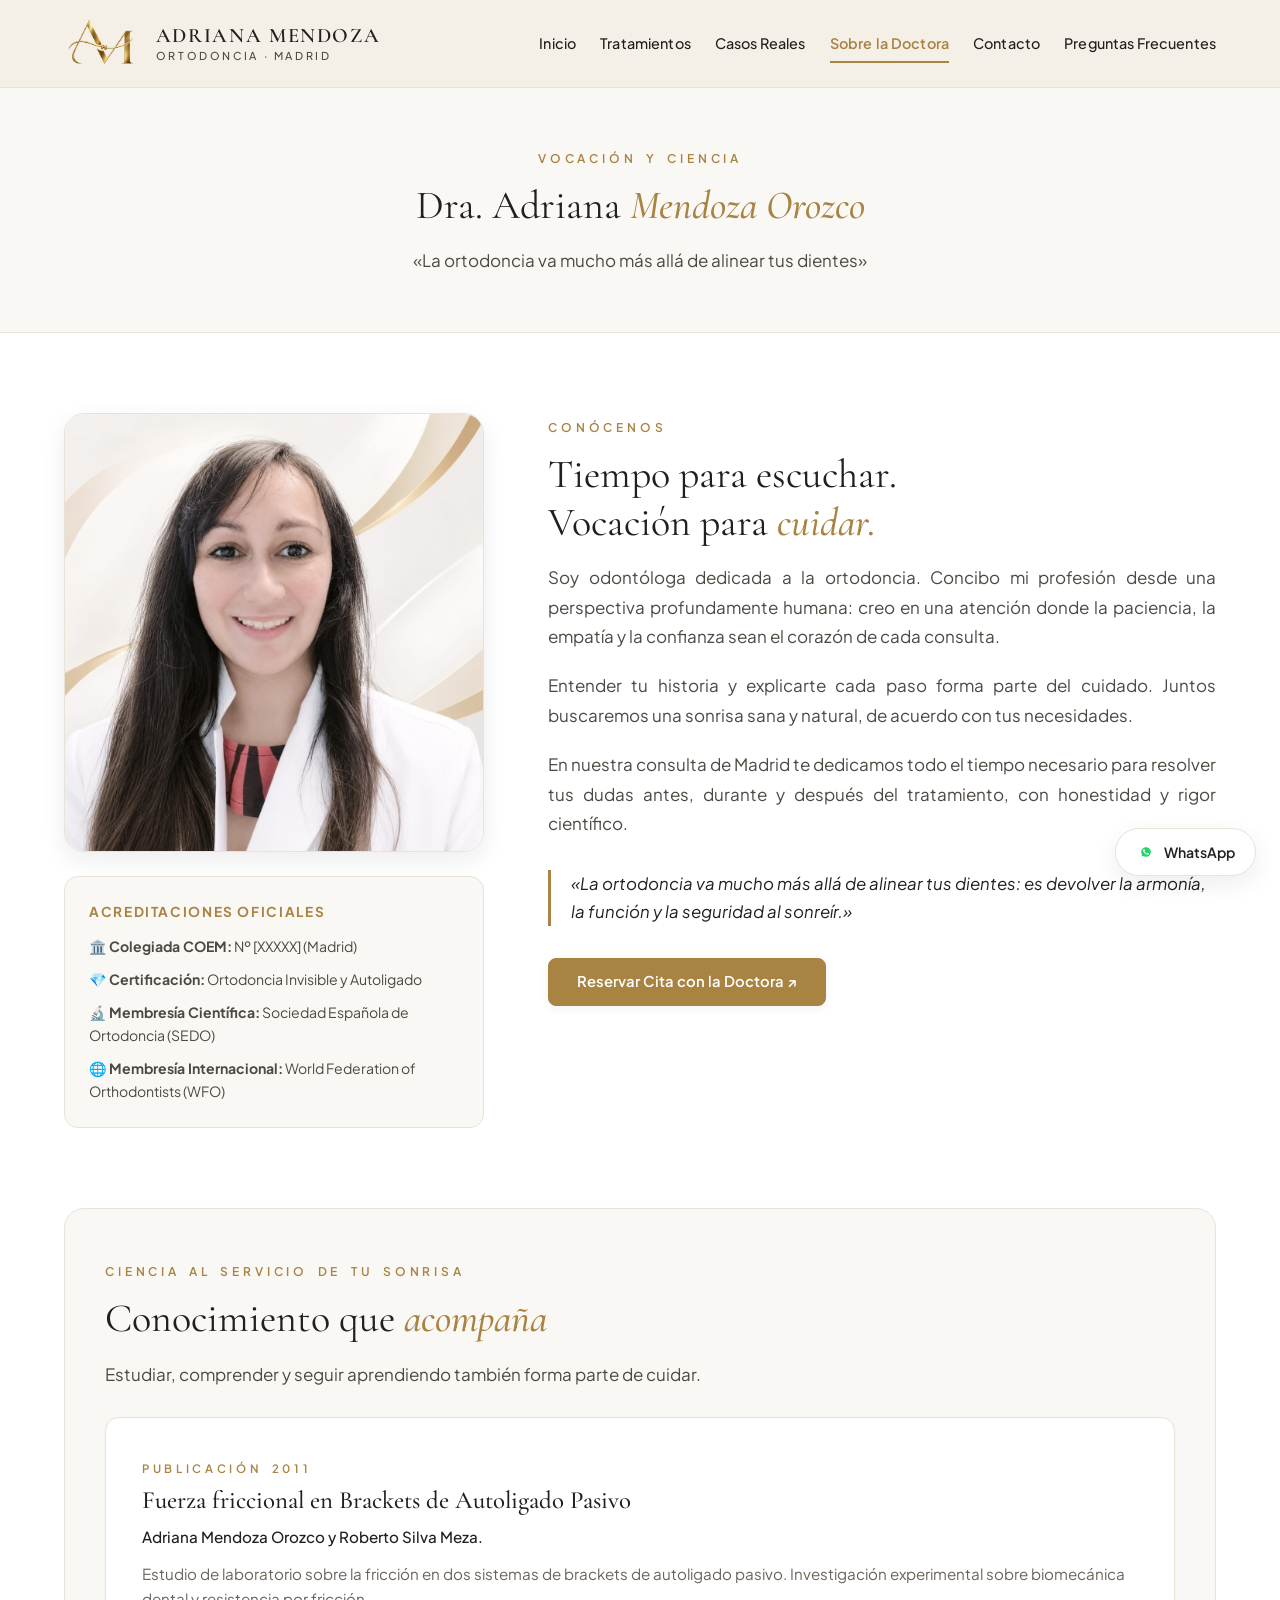
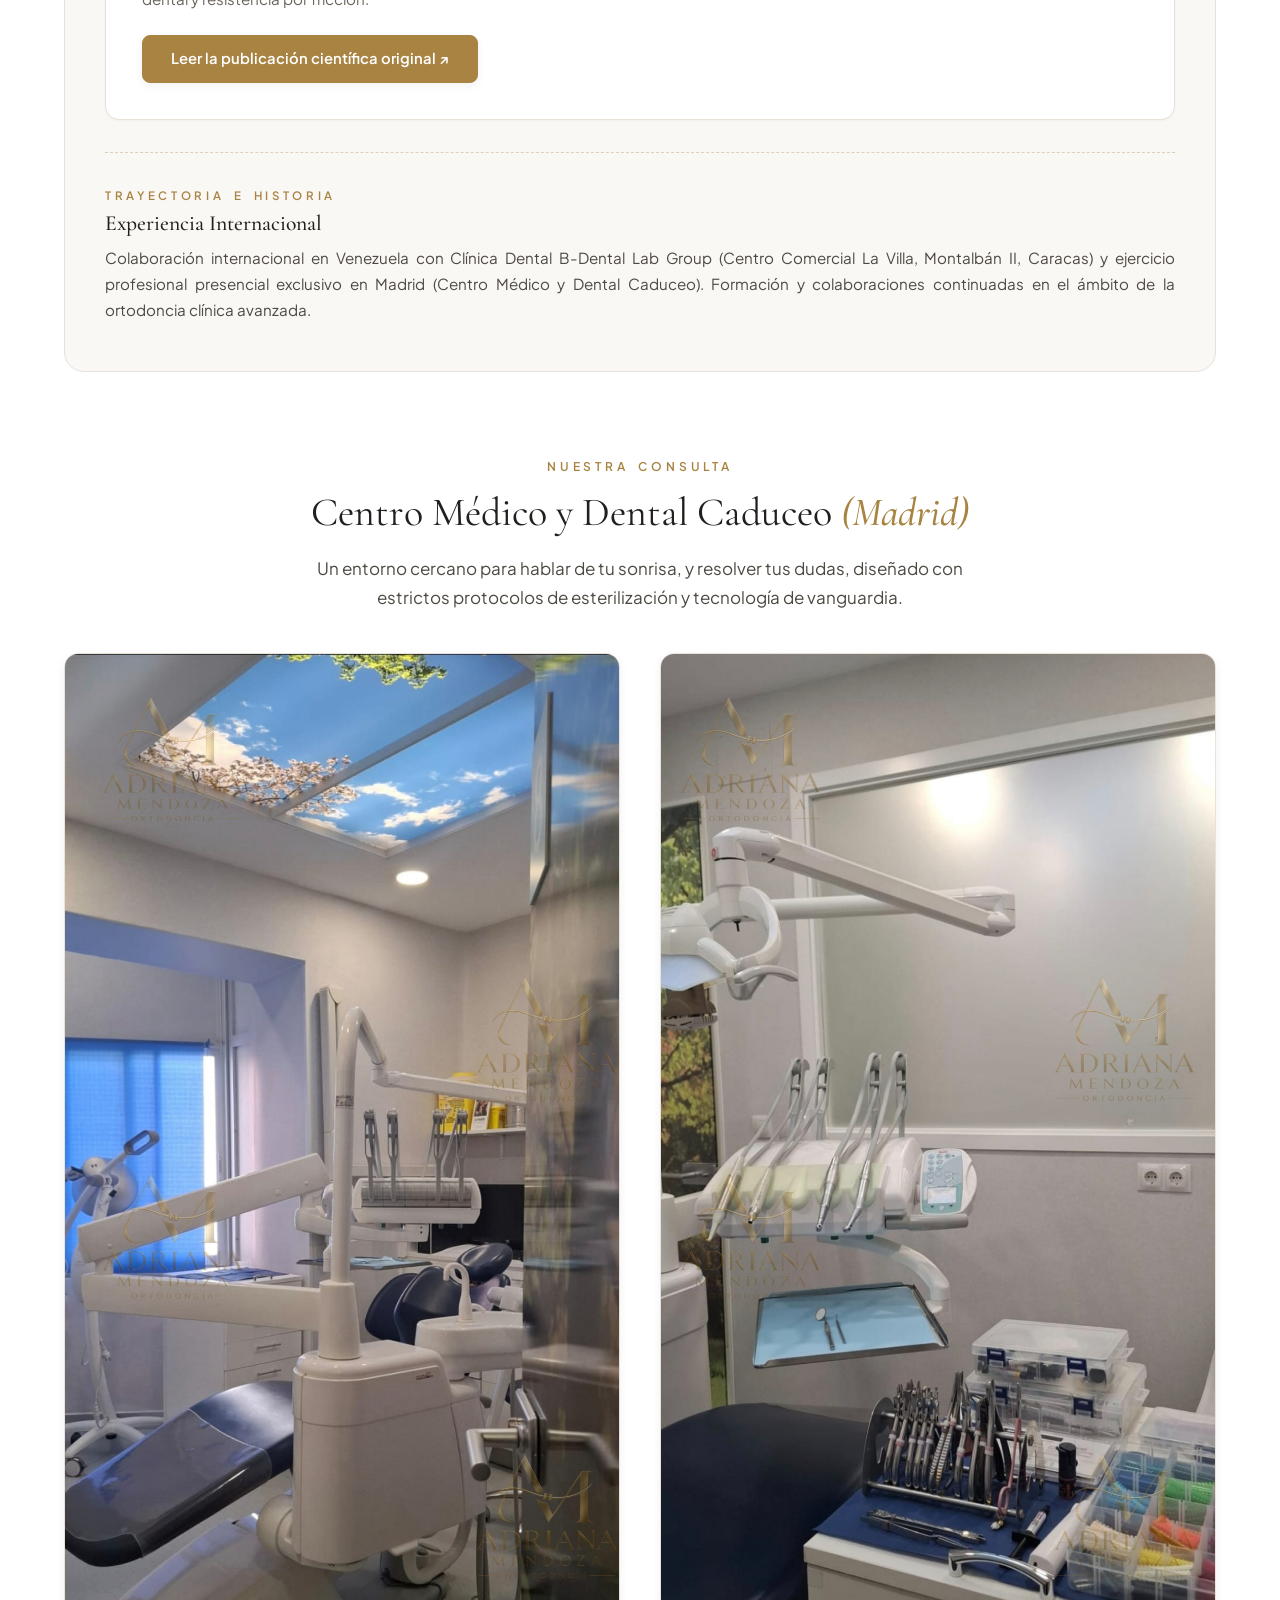
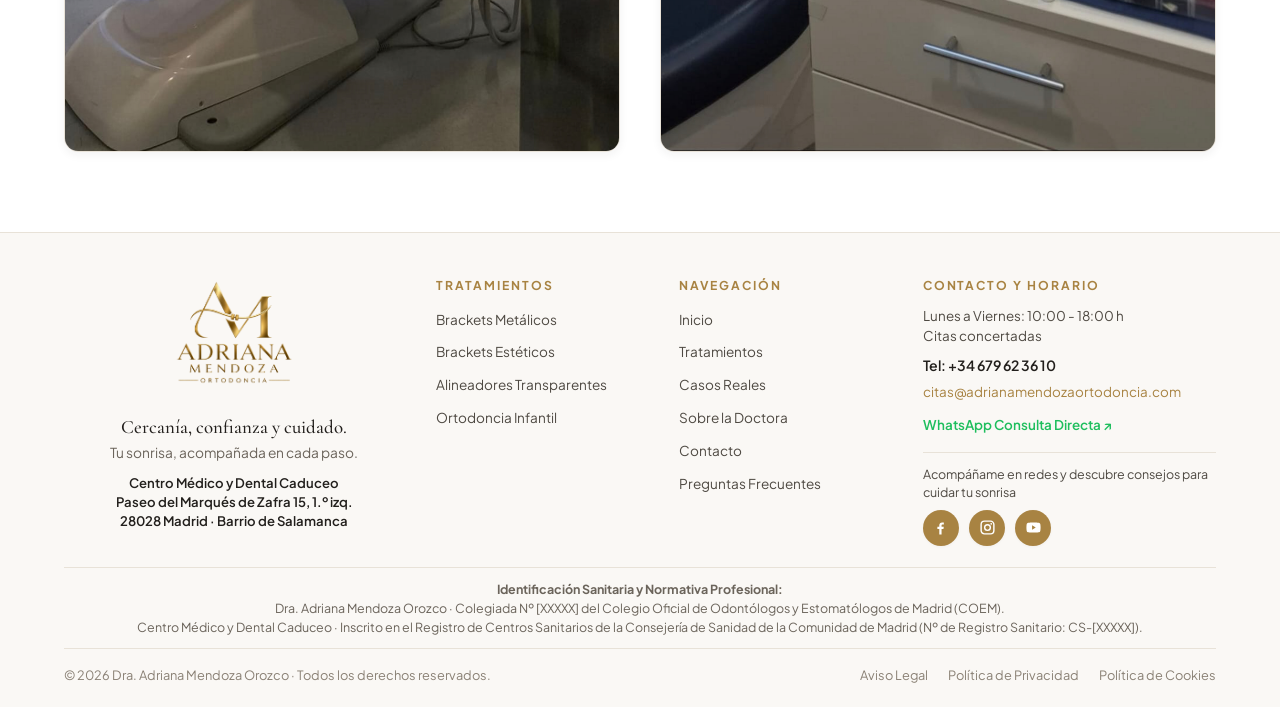
<file: sobre-la-doctora.html>
<!DOCTYPE html>
<html lang="es">
<head>
  <meta charset="UTF-8">
  <meta name="viewport" content="width=device-width, initial-scale=1.0">
  <title>Dra. Adriana Mendoza Orozco | Ortodoncista en Madrid · Trayectoria y Ciencia</title>
  <meta name="description" content="Conoce a la Dra. Adriana Mendoza Orozco, ortodoncista colegiada en Madrid (COEM). Especialista en ortodoncia invisible, brackets estéticos y de autoligado en Barrio de Salamanca.">
  <meta name="keywords" content="Dra. Adriana Mendoza Orozco, Ortodoncista Madrid, Colegiada COEM Madrid, Especialista ortodoncia Barrio Salamanca, Centro Medico Caduceo Madrid">
  <link rel="canonical" href="https://adrianamendozaortodoncia.com/sobre-la-doctora.html">

  <link rel="icon" type="image/png" href="img/logo.png">
  <link rel="preconnect" href="https://fonts.googleapis.com">
  <link rel="preconnect" href="https://fonts.gstatic.com" crossorigin>
  <link href="https://fonts.googleapis.com/css2?family=Cormorant+Garamond:ital,wght@0,400;0,500;0,600;0,700;1,400;1,600&family=Plus+Jakarta+Sans:wght@300;400;500;600;700&display=swap" rel="stylesheet">
  <link rel="stylesheet" href="css/main.css">

  <style>
    .doctor-profile-grid {
      display: grid;
      grid-template-columns: 420px 1fr;
      gap: 4rem;
      align-items: start;
      margin-bottom: 5rem;
    }
    .doctor-bio-justify {
      text-align: justify;
      text-align-last: left;
    }
    @media (max-width: 960px) {
      .doctor-profile-grid {
        grid-template-columns: 1fr;
        gap: 2.5rem;
      }
    }
  </style>
</head>
<body>

  <!-- ========================================================================
       Bloque 1: Header / Navbar
       ======================================================================== -->
  <header class="site-header" id="siteHeader">
    <div class="container header-container">
      <a href="index.html" class="header-brand" aria-label="Dra. Adriana Mendoza Orozco">
        <img src="img/logo-1.png" alt="Logotipo Dra. Adriana Mendoza" class="header-logo">
        <div class="header-brand-info">
          <span class="header-brand-name">Adriana Mendoza</span>
          <span class="header-brand-sub">Ortodoncia · Madrid</span>
        </div>
      </a>

      <nav class="nav-desktop" aria-label="Navegación principal">
        <a href="index.html" class="nav-item">Inicio</a>
        <a href="tratamientos.html" class="nav-item">Tratamientos</a>
        <a href="casos-reales.html" class="nav-item">Casos Reales</a>
        <a href="sobre-la-doctora.html" class="nav-item is-active">Sobre la Doctora</a>
        <a href="contacto.html" class="nav-item">Contacto</a>
        <a href="preguntas-frecuentes.html" class="nav-item">Preguntas Frecuentes</a>
      </nav>

      <button class="mobile-toggle" id="mobileMenuToggle" aria-label="Abrir menú" aria-expanded="false">☰</button>
    </div>

    <!-- Mobile Drawer Menu -->
    <div class="mobile-drawer" id="mobileNavDrawer" aria-hidden="true">
      <a href="index.html" class="nav-item">Inicio</a>
      <a href="tratamientos.html" class="nav-item">Tratamientos</a>
      <a href="casos-reales.html" class="nav-item">Casos Reales</a>
      <a href="sobre-la-doctora.html" class="nav-item is-active">Sobre la Doctora</a>
      <a href="contacto.html" class="nav-item">Contacto</a>
      <a href="preguntas-frecuentes.html" class="nav-item">Preguntas Frecuentes</a>
      <div style="margin-top: 1rem;">
        <a href="https://wa.me/34679623610" target="_blank" rel="noopener noreferrer" class="btn btn-whatsapp" style="width: 100%;">
          Consultar por WhatsApp
        </a>
      </div>
    </div>
  </header>

  <!-- ========================================================================
       Bloque 2: Encabezado de Página (#FAF8F5)
       ======================================================================== -->
  <section class="section-padding-sm bg-warm" style="border-bottom: 1px solid var(--color-border);">
    <div class="container text-center" style="max-width: 760px; margin: 0 auto;">
      <span class="overline">VOCACIÓN Y CIENCIA</span>
      <h1 class="h2-title doctor-name-single-mobile">
        Dra. Adriana <span class="gold-italic">Mendoza Orozco</span>
      </h1>
      <p class="lead-text lead-mobile-13" style="margin: 0 auto;">
        «La ortodoncia va mucho más allá de alinear tus dientes»
      </p>
    </div>
  </section>

  <main class="container section-padding">

    <!-- Profile & Philosophy Grid -->
    <div class="doctor-profile-grid">
      <div>
        <img src="img/dra_adriana_mendoza.jpg" alt="Dra. Adriana Mendoza Orozco - Ortodoncista colegiada en Madrid" style="width: 100%; border-radius: var(--radius-lg); box-shadow: var(--shadow-md); border: 1px solid var(--color-border);">

        <div style="background: var(--color-bg-warm); border: 1px solid var(--color-border); border-radius: var(--radius-md); padding: 1.5rem; margin-top: 1.5rem;">
          <h4 class="font-sans" style="font-size: 0.85rem; text-transform: uppercase; letter-spacing: 0.12em; color: var(--color-gold); font-weight: 700; margin-bottom: 0.75rem;">Acreditaciones Oficiales</h4>
          <ul class="font-sans" style="list-style: none; display: flex; flex-direction: column; gap: 0.6rem; font-size: 0.88rem; color: var(--color-text-body);">
            <li>🏛️ <strong>Colegiada COEM:</strong> Nº [XXXXX] (Madrid)</li>
            <li>💎 <strong>Certificación:</strong> Ortodoncia Invisible y Autoligado</li>
            <li>🔬 <strong>Membresía Científica:</strong> Sociedad Española de Ortodoncia (SEDO)</li>
            <li>🌐 <strong>Membresía Internacional:</strong> World Federation of Orthodontists (WFO)</li>
          </ul>
        </div>
      </div>

      <div>
        <span class="overline">CONÓCENOS</span>
        <h2 class="h2-title">Tiempo para escuchar.<br>Vocación para <span class="gold-italic">cuidar.</span></h2>

        <p class="lead-text doctor-bio-justify" style="margin-bottom: 1.25rem;">
          Soy odontóloga dedicada a la ortodoncia. Concibo mi profesión desde una perspectiva profundamente humana: creo en una atención donde la paciencia, la empatía y la confianza sean el corazón de cada consulta.
        </p>

        <p class="lead-text doctor-bio-justify" style="margin-bottom: 1.25rem;">
          Entender tu historia y explicarte cada paso forma parte del cuidado. Juntos buscaremos una sonrisa sana y natural, de acuerdo con tus necesidades.
        </p>

        <p class="lead-text doctor-bio-justify" style="margin-bottom: 2rem;">
          En nuestra consulta de Madrid te dedicamos todo el tiempo necesario para resolver tus dudas antes, durante y después del tratamiento, con honestidad y rigor científico.
        </p>

        <div class="font-sans" style="border-left: 3px solid var(--color-gold); padding-left: 1.25rem; font-style: italic; color: var(--color-text-main); font-size: 1.05rem; line-height: 1.65; margin-bottom: 2rem;">
          «La ortodoncia va mucho más allá de alinear tus dientes: es devolver la armonía, la función y la seguridad al sonreír.»
        </div>

        <a href="contacto.html" class="btn btn-primary">Reservar Cita con la Doctora ↗</a>
      </div>
    </div>

    <!-- Scientific Publication Block with Direct Link -->
    <section class="science-pub-section">
      <span class="overline">CIENCIA AL SERVICIO DE TU SONRISA</span>
      <h2 class="h2-title">Conocimiento que <span class="gold-italic">acompaña</span></h2>
      <p class="lead-text justify-mobile" style="margin-bottom: 1.75rem;">
        Estudiar, comprender y seguir aprendiendo también forma parte de cuidar.
      </p>

      <div class="science-pub-card">
        <span class="overline" style="font-size: 0.72rem; margin-bottom: 0.35rem;">PUBLICACIÓN 2011</span>
        <h3 class="h3-title pub-title-mobile-18">
          Fuerza friccional en Brackets de Autoligado Pasivo
        </h3>
        <p class="font-sans pub-authors-mobile">
          Adriana Mendoza Orozco y Roberto Silva Meza.
        </p>
        <p class="font-sans text-mobile-13" style="font-size: 0.95rem; line-height: 1.65; color: var(--color-text-muted); margin-bottom: 1.5rem;">
          Estudio de laboratorio sobre la fricción en dos sistemas de brackets de autoligado pasivo. Investigación experimental sobre biomecánica dental y resistencia por fricción.
        </p>

        <a href="https://www.researchgate.net/publication/353348088_Fuerza_friccional_en_brackets_de_autorizado_pasivo" target="_blank" rel="noopener noreferrer" class="btn btn-primary pub-btn-mobile">
          <span>Leer la publicación científica <br class="br-mobile">original ↗</span>
        </a>
      </div>

      <!-- International Trajectory Subsection -->
      <div style="border-top: 1px dashed var(--color-gold-border); padding-top: 1.75rem;">
        <span class="overline" style="font-size: 0.72rem; margin-bottom: 0.25rem;">TRAYECTORIA E HISTORIA</span>
        <h3 class="h3-title" style="font-size: 1.35rem; margin-bottom: 0.5rem;">
          Experiencia Internacional
        </h3>
        <p class="font-sans text-mobile-13" style="font-size: 0.95rem; line-height: 1.7; color: var(--color-text-body); text-align: justify;">
          Colaboración internacional en Venezuela con Clínica Dental B-Dental Lab Group (Centro Comercial La Villa, Montalbán II, Caracas) y ejercicio profesional presencial exclusivo en Madrid (Centro Médico y Dental Caduceo). Formación y colaboraciones continuadas en el ámbito de la ortodoncia clínica avanzada.
        </p>
      </div>
    </section>

    <!-- Clinic Facilities Gallery (Full Vertical Photos) -->
    <section>
      <div class="text-center" style="max-width: 760px; margin: 0 auto 2.5rem;">
        <span class="overline">NUESTRA CONSULTA</span>
        <h2 class="h2-title">Centro Médico y Dental Caduceo <span class="gold-italic">(Madrid)</span></h2>
        <p class="lead-text lead-mobile-13" style="margin: 0 auto;">
          Un entorno cercano para hablar de tu sonrisa, y resolver tus dudas, diseñado con estrictos protocolos de esterilización y tecnología de vanguardia.
        </p>
      </div>

      <!-- Full Vertical Photos Grid -->
      <div class="facilities-vertical-grid">
        <div class="facility-vertical-card">
          <img src="img/clinica_gabinete.jpg" alt="Gabinete con sillón dental y techo de cielo relajante en Centro Caduceo Madrid" loading="lazy">
        </div>
        <div class="facility-vertical-card">
          <img src="img/clinica_instrumentos.jpg" alt="Instrumental clínico y mesa de brackets en Madrid" loading="lazy">
        </div>
      </div>
    </section>

  </main>

  <!-- Pie de página común cargado dinámicamente desde footer.html -->
  <div id="footer-placeholder"></div>

  <!-- Floating Desktop WhatsApp Button -->
  <a href="https://wa.me/34679623610" target="_blank" rel="noopener noreferrer" class="floating-whatsapp-btn" aria-label="Escríbenos por WhatsApp">
    <svg viewBox="0 0 24 24" aria-hidden="true"><path d="M12.031 6.172c-3.181 0-5.767 2.586-5.768 5.766-.001 1.298.38 2.27 1.019 3.287l-.582 2.128 2.182-.573c.978.58 1.911.928 3.145.929 3.178 0 5.767-2.587 5.768-5.766.001-3.187-2.575-5.77-5.764-5.771zm3.392 8.244c-.144.405-.837.774-1.17.824-.312.045-.698.077-2.124-.515-1.745-.724-2.871-2.493-2.958-2.609-.087-.116-.708-.941-.708-1.794 0-.853.449-1.272.609-1.446.16-.174.348-.217.464-.217.116 0 .232.001.333.006.107.005.25.04.391.377.145.348.493 1.202.536 1.29.043.087.072.188.014.304-.058.116-.087.188-.174.289l-.26.304c-.087.087-.179.181-.077.355.101.174.449.741.964 1.2 0.662.59 1.221.774 1.395.861.174.087.276.072.377-.043.101-.116.435-.507.551-.681.116-.174.232-.145.391-.087.16.058 1.014.478 1.188.565.174.087.29.13.333.203.043.072.043.42-.101.825z"/></svg>
    <span>WhatsApp</span>
  </a>

  <script src="js/main.js"></script>
</body>
</html>
</file>
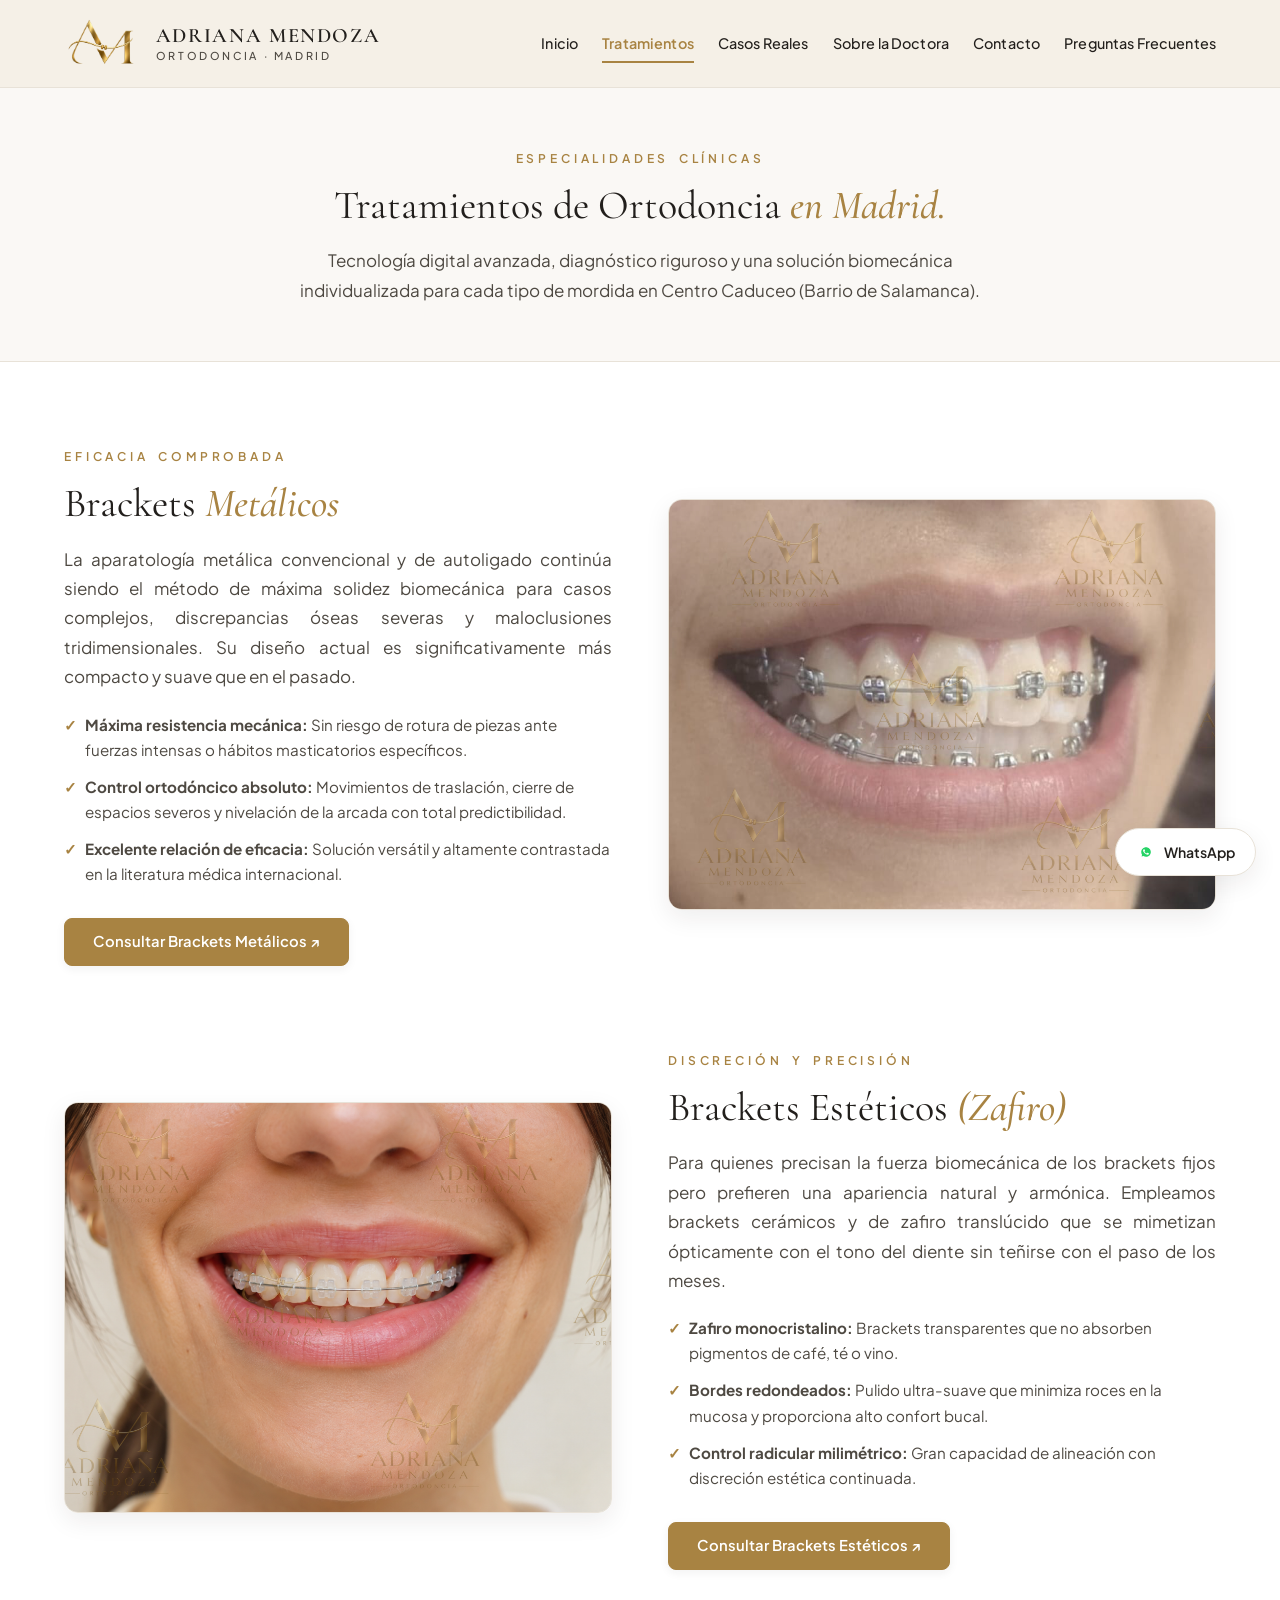
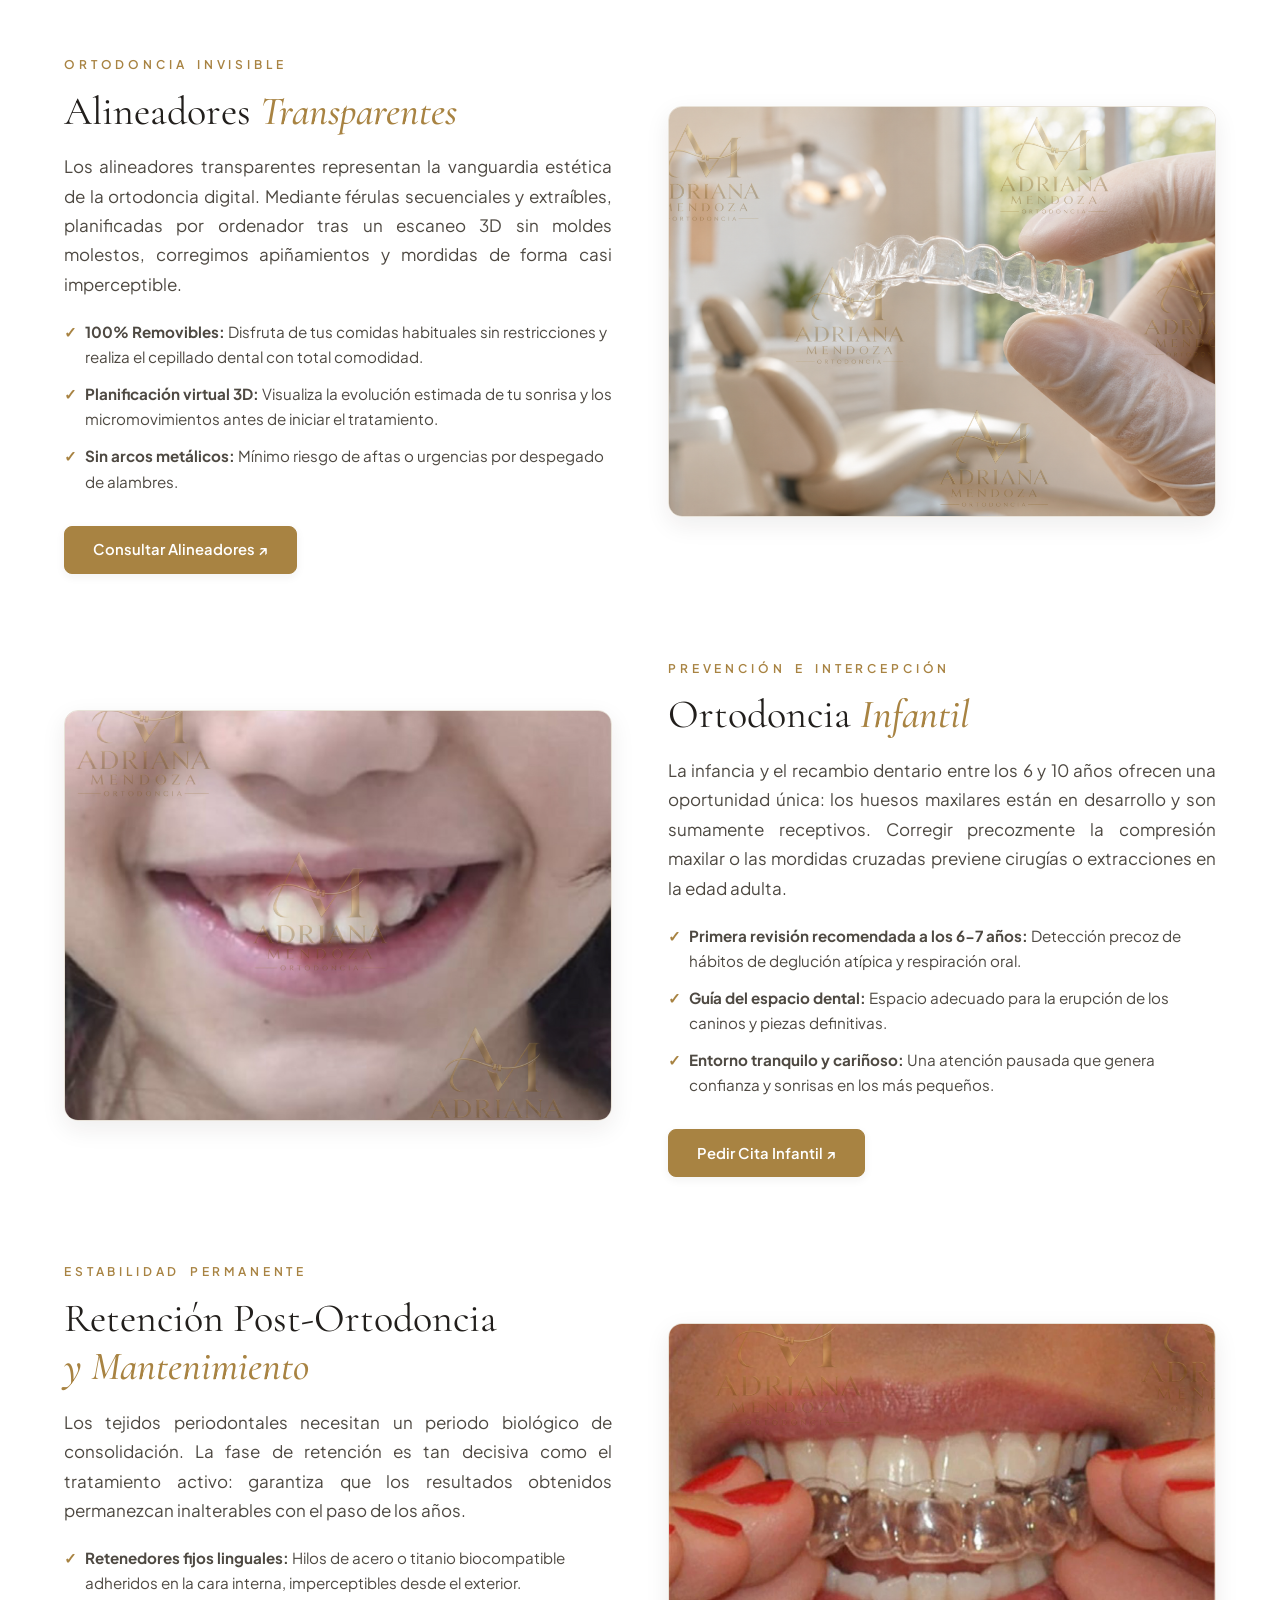
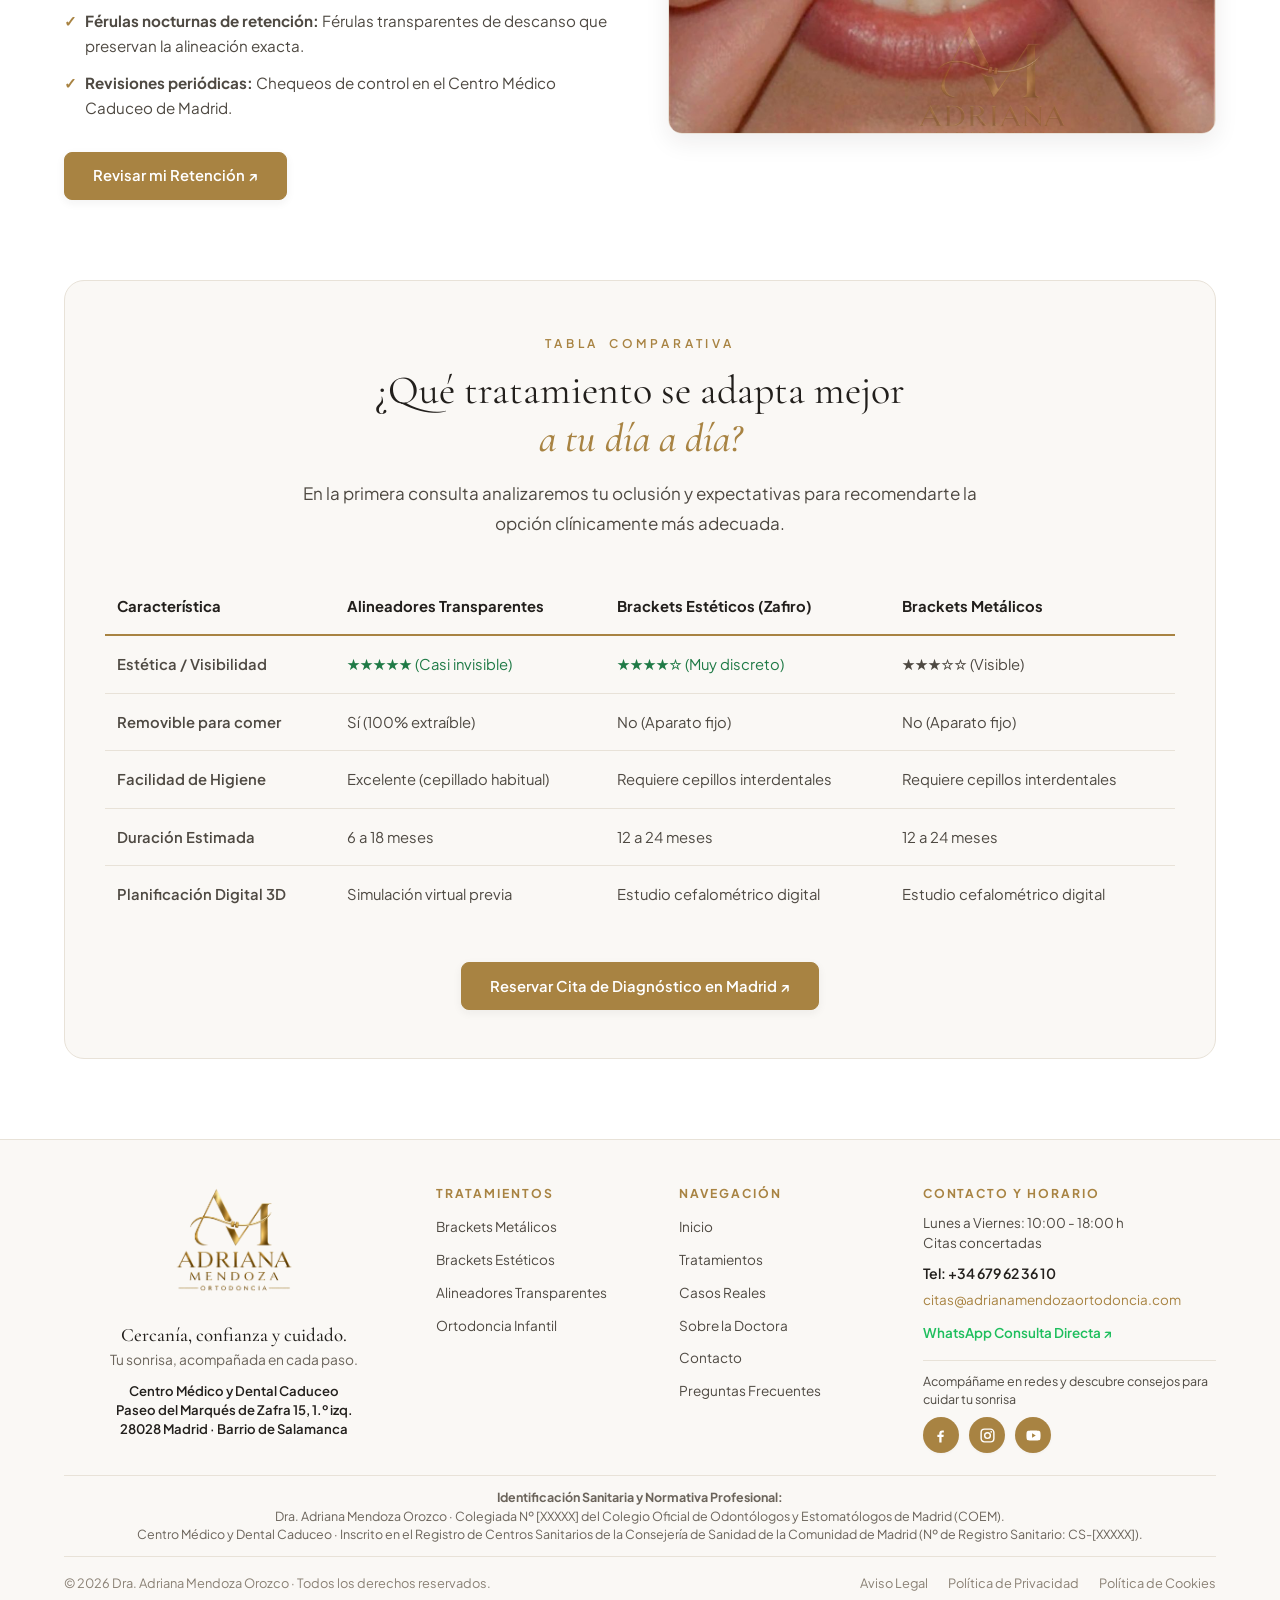
<file: tratamientos.html>
<!DOCTYPE html>
<html lang="es">
<head>
  <meta charset="UTF-8">
  <meta name="viewport" content="width=device-width, initial-scale=1.0">

  <!-- SEO Primary Meta Tags (Madrid Local SEO Focus) -->
  <title>Tratamientos de Ortodoncia en Madrid | Alineadores y Brackets · Dra. Adriana Mendoza</title>
  <meta name="description" content="Tratamientos de ortodoncia de alta precisión en Barrio de Salamanca, Madrid: alineadores transparentes, brackets metálicos y estéticos, y ortodoncia infantil con la Dra. Adriana Mendoza.">
  <meta name="keywords" content="Ortodoncia en Madrid, Alineadores transparentes Madrid, Brackets metálicos Madrid, Brackets estéticos Barrio de Salamanca, Ortodoncia infantil Madrid, Dra Adriana Mendoza Orozco">
  <meta name="author" content="Dra. Adriana Mendoza Orozco">
  <link rel="canonical" href="https://adrianamendozaortodoncia.com/tratamientos.html">

  <!-- Open Graph / Social Media -->
  <meta property="og:type" content="website">
  <meta property="og:url" content="https://adrianamendozaortodoncia.com/tratamientos.html">
  <meta property="og:title" content="Tratamientos de Ortodoncia en Madrid · Dra. Adriana Mendoza">
  <meta property="og:description" content="Alineadores invisibles, brackets estéticos y metálicos, y ortodoncia infantil en Centro Médico y Dental Caduceo.">
  <meta property="og:image" content="https://adrianamendozaortodoncia.com/img/logo.png">

  <!-- Twitter Card -->
  <meta name="twitter:card" content="summary_large_image">
  <meta name="twitter:title" content="Tratamientos de Ortodoncia en Madrid · Dra. Adriana Mendoza">
  <meta name="twitter:description" content="Tratamientos personalizados de ortodoncia en Barrio de Salamanca, Madrid.">
  <meta name="twitter:image" content="https://adrianamendozaortodoncia.com/img/logo.png">

  <!-- Favicon -->
  <link rel="icon" type="image/png" href="img/logo.png">

  <!-- Fonts: Cormorant Garamond & Plus Jakarta Sans -->
  <link rel="preconnect" href="https://fonts.googleapis.com">
  <link rel="preconnect" href="https://fonts.gstatic.com" crossorigin>
  <link href="https://fonts.googleapis.com/css2?family=Cormorant+Garamond:ital,wght@0,400;0,500;0,600;0,700;1,400;1,600&family=Plus+Jakarta+Sans:wght@300;400;500;600;700&display=swap" rel="stylesheet">

  <!-- Stylesheet -->
  <link rel="stylesheet" href="css/main.css">

  <style>
    .treatment-detail-grid {
      display: grid;
      grid-template-columns: 1fr 1fr;
      gap: 3.5rem;
      align-items: center;
    }
    .treatment-detail-grid .order-text-right { order: 2; }
    .treatment-detail-grid .order-img-left { order: 1; }
    .treatment-justify {
      text-align: justify;
      text-align-last: left;
    }
    @media (max-width: 900px) {
      .treatment-detail-grid {
        grid-template-columns: 1fr;
        gap: 2rem;
      }
      .treatment-detail-grid .order-text-right,
      .treatment-detail-grid .order-img-left {
        order: initial;
      }
    }
  </style>

  <!-- Schema.org JSON-LD Structured Data for Local SEO (Google Madrid) -->
  <script type="application/ld+json">
  {
    "@context": "https://schema.org",
    "@type": ["Dentist", "MedicalBusiness"],
    "name": "Dra. Adriana Mendoza Orozco · Tratamientos de Ortodoncia en Madrid",
    "image": "https://adrianamendozaortodoncia.com/img/logo.png",
    "@id": "https://adrianamendozaortodoncia.com/#dentist",
    "url": "https://adrianamendozaortodoncia.com/tratamientos.html",
    "telephone": "+34679623610",
    "email": "citas@adrianamendozaortodoncia.com",
    "priceRange": "€€-€€€",
    "address": {
      "@type": "PostalAddress",
      "streetAddress": "Paseo del Marqués de Zafra 15, 1.º izquierda",
      "addressLocality": "Madrid",
      "addressRegion": "Comunidad de Madrid",
      "postalCode": "28028",
      "addressCountry": "ES"
    },
    "geo": {
      "@type": "GeoCoordinates",
      "latitude": 40.42838,
      "longitude": -3.66585
    },
    "medicalSpecialty": "Orthodontics"
  }
  </script>
</head>
<body>

  <!-- ========================================================================
       Bloque 1: Header / Navbar
       ======================================================================== -->
  <header class="site-header" id="siteHeader">
    <div class="container header-container">
      <a href="index.html" class="header-brand" aria-label="Dra. Adriana Mendoza Orozco - Inicio">
        <img src="img/logo-1.png" alt="Logotipo Dra. Adriana Mendoza Ortodoncia" class="header-logo">
        <div class="header-brand-info">
          <span class="header-brand-name">Adriana Mendoza</span>
          <span class="header-brand-sub">Ortodoncia · Madrid</span>
        </div>
      </a>

      <!-- Desktop Navigation Menu -->
      <nav class="nav-desktop" aria-label="Navegación principal">
        <a href="index.html" class="nav-item">Inicio</a>
        <a href="tratamientos.html" class="nav-item is-active">Tratamientos</a>
        <a href="casos-reales.html" class="nav-item">Casos Reales</a>
        <a href="sobre-la-doctora.html" class="nav-item">Sobre la Doctora</a>
        <a href="contacto.html" class="nav-item">Contacto</a>
        <a href="preguntas-frecuentes.html" class="nav-item">Preguntas Frecuentes</a>
      </nav>

      <button class="mobile-toggle" id="mobileMenuToggle" aria-label="Abrir menú" aria-expanded="false">
        ☰
      </button>
    </div>

    <!-- Mobile Drawer Menu -->
    <div class="mobile-drawer" id="mobileNavDrawer" aria-hidden="true">
      <a href="index.html" class="nav-item">Inicio</a>
      <a href="tratamientos.html" class="nav-item is-active">Tratamientos</a>
      <a href="casos-reales.html" class="nav-item">Casos Reales</a>
      <a href="sobre-la-doctora.html" class="nav-item">Sobre la Doctora</a>
      <a href="contacto.html" class="nav-item">Contacto</a>
      <a href="preguntas-frecuentes.html" class="nav-item">Preguntas Frecuentes</a>
      <div style="margin-top: 1rem;">
        <a href="https://wa.me/34679623610" target="_blank" rel="noopener noreferrer" class="btn btn-whatsapp" style="width: 100%;">
          Consultar por WhatsApp
        </a>
      </div>
    </div>
  </header>

  <main>
    <!-- ========================================================================
         Bloque 2: Encabezado de Página (#FAF8F5)
         ======================================================================== -->
    <section class="section-padding-sm bg-warm" style="border-bottom: 1px solid var(--color-border);">
      <div class="container text-center" style="max-width: 760px; margin: 0 auto;">
        <span class="overline">ESPECIALIDADES CLÍNICAS</span>
        <h1 class="h2-title">
          Tratamientos de Ortodoncia <span class="gold-italic">en Madrid.</span>
        </h1>
        <p class="lead-text lead-mobile-13" style="margin: 0 auto;">
          Tecnología digital avanzada, diagnóstico riguroso y una solución biomecánica individualizada para cada tipo de mordida en Centro Caduceo (Barrio de Salamanca).
        </p>
      </div>
    </section>

    <!-- ========================================================================
         Bloque 3: Detalle de Tratamientos
         ======================================================================== -->
    <section class="section-padding bg-white">
      <div class="container">

        <!-- 1. Brackets Metálicos -->
        <article id="brackets-metalicos" style="margin-bottom: 5rem; scroll-margin-top: 110px;">
          <div class="treatment-detail-grid">
            <div>
              <span class="overline">EFICACIA COMPROBADA</span>
              <h2 class="h2-title">Brackets <span class="gold-italic">Metálicos</span></h2>
              <p class="lead-text treatment-justify" style="margin-bottom: 1.25rem;">
                La aparatología metálica convencional y de autoligado continúa siendo el método de máxima solidez biomecánica para casos complejos, discrepancias óseas severas y maloclusiones tridimensionales. Su diseño actual es significativamente más compacto y suave que en el pasado.
              </p>
              <ul class="font-sans" style="list-style: none; margin-bottom: 2rem; display: flex; flex-direction: column; gap: 0.75rem;">
                <li style="display: flex; gap: 0.5rem; font-size: 0.95rem;">
                  <span style="color: var(--color-gold); font-weight: bold;">✓</span>
                  <span><strong>Máxima resistencia mecánica:</strong> Sin riesgo de rotura de piezas ante fuerzas intensas o hábitos masticatorios específicos.</span>
                </li>
                <li style="display: flex; gap: 0.5rem; font-size: 0.95rem;">
                  <span style="color: var(--color-gold); font-weight: bold;">✓</span>
                  <span><strong>Control ortodóncico absoluto:</strong> Movimientos de traslación, cierre de espacios severos y nivelación de la arcada con total predictibilidad.</span>
                </li>
                <li style="display: flex; gap: 0.5rem; font-size: 0.95rem;">
                  <span style="color: var(--color-gold); font-weight: bold;">✓</span>
                  <span><strong>Excelente relación de eficacia:</strong> Solución versátil y altamente contrastada en la literatura médica internacional.</span>
                </li>
              </ul>
              <a href="contacto.html" class="btn btn-primary">Consultar Brackets Metálicos ↗</a>
            </div>
            <div>
              <img src="img/brackets_metalicos.jpg" alt="Brackets metálicos de alta precisión en Madrid" style="width: 100%; border-radius: var(--radius-md); box-shadow: var(--shadow-md); border: 1px solid var(--color-border); aspect-ratio: 4/3; object-fit: cover;">
            </div>
          </div>
        </article>

        <!-- 2. Brackets Estéticos -->
        <article id="brackets" style="margin-bottom: 5rem; scroll-margin-top: 110px;">
          <div class="treatment-detail-grid">
            <div class="order-text-right">
              <span class="overline">DISCRECIÓN Y PRECISIÓN</span>
              <h2 class="h2-title">Brackets Estéticos <span class="gold-italic">(Zafiro)</span></h2>
              <p class="lead-text treatment-justify" style="margin-bottom: 1.25rem;">
                Para quienes precisan la fuerza biomecánica de los brackets fijos pero prefieren una apariencia natural y armónica. Empleamos brackets cerámicos y de zafiro translúcido que se mimetizan ópticamente con el tono del diente sin teñirse con el paso de los meses.
              </p>
              <ul class="font-sans" style="list-style: none; margin-bottom: 2rem; display: flex; flex-direction: column; gap: 0.75rem;">
                <li style="display: flex; gap: 0.5rem; font-size: 0.95rem;">
                  <span style="color: var(--color-gold); font-weight: bold;">✓</span>
                  <span><strong>Zafiro monocristalino:</strong> Brackets transparentes que no absorben pigmentos de café, té o vino.</span>
                </li>
                <li style="display: flex; gap: 0.5rem; font-size: 0.95rem;">
                  <span style="color: var(--color-gold); font-weight: bold;">✓</span>
                  <span><strong>Bordes redondeados:</strong> Pulido ultra-suave que minimiza roces en la mucosa y proporciona alto confort bucal.</span>
                </li>
                <li style="display: flex; gap: 0.5rem; font-size: 0.95rem;">
                  <span style="color: var(--color-gold); font-weight: bold;">✓</span>
                  <span><strong>Control radicular milimétrico:</strong> Gran capacidad de alineación con discreción estética continuada.</span>
                </li>
              </ul>
              <a href="contacto.html" class="btn btn-primary">Consultar Brackets Estéticos ↗</a>
            </div>
            <div class="order-img-left">
              <img src="img/brackets_esteticos.png" alt="Brackets estéticos de zafiro en Barrio de Salamanca Madrid" style="width: 100%; border-radius: var(--radius-md); box-shadow: var(--shadow-md); border: 1px solid var(--color-border); aspect-ratio: 4/3; object-fit: cover;">
            </div>
          </div>
        </article>

        <!-- 3. Alineadores Transparentes -->
        <article id="alineadores" style="margin-bottom: 5rem; scroll-margin-top: 110px;">
          <div class="treatment-detail-grid">
            <div>
              <span class="overline">ORTODONCIA INVISIBLE</span>
              <h2 class="h2-title">Alineadores <span class="gold-italic">Transparentes</span></h2>
              <p class="lead-text treatment-justify" style="margin-bottom: 1.25rem;">
                Los alineadores transparentes representan la vanguardia estética de la ortodoncia digital. Mediante férulas secuenciales y extraíbles, planificadas por ordenador tras un escaneo 3D sin moldes molestos, corregimos apiñamientos y mordidas de forma casi imperceptible.
              </p>
              <ul class="font-sans" style="list-style: none; margin-bottom: 2rem; display: flex; flex-direction: column; gap: 0.75rem;">
                <li style="display: flex; gap: 0.5rem; font-size: 0.95rem;">
                  <span style="color: var(--color-gold); font-weight: bold;">✓</span>
                  <span><strong>100% Removibles:</strong> Disfruta de tus comidas habituales sin restricciones y realiza el cepillado dental con total comodidad.</span>
                </li>
                <li style="display: flex; gap: 0.5rem; font-size: 0.95rem;">
                  <span style="color: var(--color-gold); font-weight: bold;">✓</span>
                  <span><strong>Planificación virtual 3D:</strong> Visualiza la evolución estimada de tu sonrisa y los micromovimientos antes de iniciar el tratamiento.</span>
                </li>
                <li style="display: flex; gap: 0.5rem; font-size: 0.95rem;">
                  <span style="color: var(--color-gold); font-weight: bold;">✓</span>
                  <span><strong>Sin arcos metálicos:</strong> Mínimo riesgo de aftas o urgencias por despegado de alambres.</span>
                </li>
              </ul>
              <a href="contacto.html" class="btn btn-primary">Consultar Alineadores ↗</a>
            </div>
            <div>
              <img src="img/alineadores_transparentes.png" alt="Alineadores transparentes invisibles en Madrid" style="width: 100%; border-radius: var(--radius-md); box-shadow: var(--shadow-md); border: 1px solid var(--color-border); aspect-ratio: 4/3; object-fit: cover;">
            </div>
          </div>
        </article>

        <!-- 4. Ortodoncia Infantil -->
        <article id="infantil" style="margin-bottom: 5rem; scroll-margin-top: 110px;">
          <div class="treatment-detail-grid">
            <div class="order-text-right">
              <span class="overline">PREVENCIÓN E INTERCEPCIÓN</span>
              <h2 class="h2-title">Ortodoncia <span class="gold-italic">Infantil</span></h2>
              <p class="lead-text treatment-justify" style="margin-bottom: 1.25rem;">
                La infancia y el recambio dentario entre los 6 y 10 años ofrecen una oportunidad única: los huesos maxilares están en desarrollo y son sumamente receptivos. Corregir precozmente la compresión maxilar o las mordidas cruzadas previene cirugías o extracciones en la edad adulta.
              </p>
              <ul class="font-sans" style="list-style: none; margin-bottom: 2rem; display: flex; flex-direction: column; gap: 0.75rem;">
                <li style="display: flex; gap: 0.5rem; font-size: 0.95rem;">
                  <span style="color: var(--color-gold); font-weight: bold;">✓</span>
                  <span><strong>Primera revisión recomendada a los 6-7 años:</strong> Detección precoz de hábitos de deglución atípica y respiración oral.</span>
                </li>
                <li style="display: flex; gap: 0.5rem; font-size: 0.95rem;">
                  <span style="color: var(--color-gold); font-weight: bold;">✓</span>
                  <span><strong>Guía del espacio dental:</strong> Espacio adecuado para la erupción de los caninos y piezas definitivas.</span>
                </li>
                <li style="display: flex; gap: 0.5rem; font-size: 0.95rem;">
                  <span style="color: var(--color-gold); font-weight: bold;">✓</span>
                  <span><strong>Entorno tranquilo y cariñoso:</strong> Una atención pausada que genera confianza y sonrisas en los más pequeños.</span>
                </li>
              </ul>
              <a href="contacto.html" class="btn btn-primary">Pedir Cita Infantil ↗</a>
            </div>
            <div class="order-img-left">
              <img src="img/ortodoncia_infantil.jpg" alt="Ortodoncia infantil en Barrio de Salamanca Madrid" style="width: 100%; border-radius: var(--radius-md); box-shadow: var(--shadow-md); border: 1px solid var(--color-border); aspect-ratio: 4/3; object-fit: cover;">
            </div>
          </div>
        </article>

        <!-- 5. Retención Post-Ortodoncia -->
        <article id="retencion" style="margin-bottom: 5rem; scroll-margin-top: 110px;">
          <div class="treatment-detail-grid">
            <div>
              <span class="overline">ESTABILIDAD PERMANENTE</span>
              <h2 class="h2-title">
                Retención Post-Ortodoncia <br><span class="gold-italic">y Mantenimiento</span>
              </h2>
              <p class="lead-text treatment-justify" style="margin-bottom: 1.25rem;">
                Los tejidos periodontales necesitan un periodo biológico de consolidación. La fase de retención es tan decisiva como el tratamiento activo: garantiza que los resultados obtenidos permanezcan inalterables con el paso de los años.
              </p>
              <ul class="font-sans" style="list-style: none; margin-bottom: 2rem; display: flex; flex-direction: column; gap: 0.75rem;">
                <li style="display: flex; gap: 0.5rem; font-size: 0.95rem;">
                  <span style="color: var(--color-gold); font-weight: bold;">✓</span>
                  <span><strong>Retenedores fijos linguales:</strong> Hilos de acero o titanio biocompatible adheridos en la cara interna, imperceptibles desde el exterior.</span>
                </li>
                <li style="display: flex; gap: 0.5rem; font-size: 0.95rem;">
                  <span style="color: var(--color-gold); font-weight: bold;">✓</span>
                  <span><strong>Férulas nocturnas de retención:</strong> Férulas transparentes de descanso que preservan la alineación exacta.</span>
                </li>
                <li style="display: flex; gap: 0.5rem; font-size: 0.95rem;">
                  <span style="color: var(--color-gold); font-weight: bold;">✓</span>
                  <span><strong>Revisiones periódicas:</strong> Chequeos de control en el Centro Médico Caduceo de Madrid.</span>
                </li>
              </ul>
              <a href="contacto.html" class="btn btn-primary">Revisar mi Retención ↗</a>
            </div>
            <div>
              <img src="img/retencion.jpg" alt="Retención y estabilidad post ortodoncia en Madrid" style="width: 100%; border-radius: var(--radius-md); box-shadow: var(--shadow-md); border: 1px solid var(--color-border); aspect-ratio: 4/3; object-fit: cover;">
            </div>
          </div>
        </article>

        <!-- Treatment Comparison Matrix Table -->
        <section style="background: var(--color-bg-warm); border-radius: var(--radius-lg); padding: 3rem 2.5rem; border: 1px solid var(--color-border); margin-top: 3rem;">
          <div class="text-center" style="max-width: 720px; margin: 0 auto 2.5rem;">
            <span class="overline">TABLA COMPARATIVA</span>
            <h2 class="h2-title">
              ¿Qué tratamiento <br class="br-mobile">se adapta mejor <br class="br-all"><span class="gold-italic">a tu día a día?</span>
            </h2>
            <p class="lead-text lead-mobile-13" style="margin: 0 auto;">
              En la primera consulta analizaremos tu oclusión y expectativas para recomendarte la opción clínicamente más adecuada.
            </p>
          </div>

          <div style="overflow-x: auto;">
            <table class="font-sans" style="width: 100%; border-collapse: collapse; min-width: 650px; text-align: left; font-size: 0.925rem;">
              <thead>
                <tr style="border-bottom: 2px solid var(--color-gold); color: var(--color-text-main);">
                  <th style="padding: 1rem 0.75rem;">Característica</th>
                  <th style="padding: 1rem 0.75rem;">Alineadores Transparentes</th>
                  <th style="padding: 1rem 0.75rem;">Brackets Estéticos (Zafiro)</th>
                  <th style="padding: 1rem 0.75rem;">Brackets Metálicos</th>
                </tr>
              </thead>
              <tbody>
                <tr style="border-bottom: 1px solid var(--color-border);">
                  <td style="padding: 1rem 0.75rem; font-weight: 600;">Estética / Visibilidad</td>
                  <td style="padding: 1rem 0.75rem; color: #1F7A46;">★★★★★ (Casi invisible)</td>
                  <td style="padding: 1rem 0.75rem; color: #1F7A46;">★★★★☆ (Muy discreto)</td>
                  <td style="padding: 1rem 0.75rem;">★★★☆☆ (Visible)</td>
                </tr>
                <tr style="border-bottom: 1px solid var(--color-border);">
                  <td style="padding: 1rem 0.75rem; font-weight: 600;">Removible para comer</td>
                  <td style="padding: 1rem 0.75rem;">Sí (100% extraíble)</td>
                  <td style="padding: 1rem 0.75rem;">No (Aparato fijo)</td>
                  <td style="padding: 1rem 0.75rem;">No (Aparato fijo)</td>
                </tr>
                <tr style="border-bottom: 1px solid var(--color-border);">
                  <td style="padding: 1rem 0.75rem; font-weight: 600;">Facilidad de Higiene</td>
                  <td style="padding: 1rem 0.75rem;">Excelente (cepillado habitual)</td>
                  <td style="padding: 1rem 0.75rem;">Requiere cepillos interdentales</td>
                  <td style="padding: 1rem 0.75rem;">Requiere cepillos interdentales</td>
                </tr>
                <tr style="border-bottom: 1px solid var(--color-border);">
                  <td style="padding: 1rem 0.75rem; font-weight: 600;">Duración Estimada</td>
                  <td style="padding: 1rem 0.75rem;">6 a 18 meses</td>
                  <td style="padding: 1rem 0.75rem;">12 a 24 meses</td>
                  <td style="padding: 1rem 0.75rem;">12 a 24 meses</td>
                </tr>
                <tr>
                  <td style="padding: 1rem 0.75rem; font-weight: 600;">Planificación Digital 3D</td>
                  <td style="padding: 1rem 0.75rem;">Simulación virtual previa</td>
                  <td style="padding: 1rem 0.75rem;">Estudio cefalométrico digital</td>
                  <td style="padding: 1rem 0.75rem;">Estudio cefalométrico digital</td>
                </tr>
              </tbody>
            </table>
          </div>

          <div class="text-center" style="margin-top: 2.5rem;">
            <a href="contacto.html" class="btn btn-primary">Reservar Cita de Diagnóstico en Madrid ↗</a>
          </div>
        </section>

      </div>
    </section>
  </main>

  <!-- Pie de página común cargado dinámicamente desde footer.html -->
  <div id="footer-placeholder"></div>

  <!-- Floating Desktop WhatsApp Button -->
  <a href="https://wa.me/34679623610" target="_blank" rel="noopener noreferrer" class="floating-whatsapp-btn" aria-label="Escríbenos por WhatsApp">
    <svg viewBox="0 0 24 24" aria-hidden="true"><path d="M12.031 6.172c-3.181 0-5.767 2.586-5.768 5.766-.001 1.298.38 2.27 1.019 3.287l-.582 2.128 2.182-.573c.978.58 1.911.928 3.145.929 3.178 0 5.767-2.587 5.768-5.766.001-3.187-2.575-5.77-5.764-5.771zm3.392 8.244c-.144.405-.837.774-1.17.824-.312.045-.698.077-2.124-.515-1.745-.724-2.871-2.493-2.958-2.609-.087-.116-.708-.941-.708-1.794 0-.853.449-1.272.609-1.446.16-.174.348-.217.464-.217.116 0 .232.001.333.006.107.005.25.04.391.377.145.348.493 1.202.536 1.29.043.087.072.188.014.304-.058.116-.087.188-.174.289l-.26.304c-.087.087-.179.181-.077.355.101.174.449.741.964 1.2 0.662.59 1.221.774 1.395.861.174.087.276.072.377-.043.101-.116.435-.507.551-.681.116-.174.232-.145.391-.087.16.058 1.014.478 1.188.565.174.087.29.13.333.203.043.072.043.42-.101.825z"/></svg>
    <span>WhatsApp</span>
  </a>

  <!-- Core Scripts -->
  <script src="js/main.js"></script>
</body>
</html>
</file>
<file: css/main.css>
/* ==========================================================================
   Dra. Adriana Mendoza Orozco · Ortodoncia en Madrid (Barrio de Salamanca)
   Design System & Responsive Stylesheet (PC, Tablet & Móvil)
   ========================================================================== */

:root {
  /* Color Palette */
  --color-bg-white: #FFFFFF;
  --color-bg-warm: #FAF8F5;
  --color-bg-header: #F5F0E7;
  --color-bg-alt: #F4EFEB;
  --color-bg-subtle: #F7F4EF;

  --color-text-main: #221F1C;   /* Deep Espresso */
  --color-text-body: #4E4942;   /* Slate Taupe */
  --color-text-muted: #6B645B;  /* Muted */
  --color-text-light: #8A8175;

  /* Primary Gold Palette (#A88342 base, #8D6B30 hover) */
  --color-gold: #A88342;
  --color-gold-hover: #8D6B30;
  --color-gold-light: rgba(168, 131, 66, 0.09);
  --color-gold-border: rgba(168, 131, 66, 0.35);

  --color-border: #E8E2D8;
  --color-border-subtle: #F0EAE1;
  --color-border-focus: #A88342;

  --color-whatsapp: #25D366;
  --color-whatsapp-hover: #1EBE5D;

  /* Shadows */
  --shadow-xs: 0 1px 3px rgba(34, 31, 28, 0.04);
  --shadow-sm: 0 3px 10px rgba(34, 31, 28, 0.06);
  --shadow-md: 0 8px 24px rgba(34, 31, 28, 0.08);
  --shadow-lg: 0 16px 40px rgba(34, 31, 28, 0.1);
  --shadow-gold: 0 6px 20px rgba(168, 131, 66, 0.22);

  /* Typography */
  --font-serif: 'Cormorant Garamond', Georgia, serif;
  --font-sans: 'Plus Jakarta Sans', -apple-system, BlinkMacSystemFont, "Segoe UI", Roboto, sans-serif;

  /* Layout Dimensions */
  --header-height: 88px;
  --header-logo-height: 54px;
  --max-width: 1200px;
  --max-width-narrow: 900px;
  --radius-sm: 8px;
  --radius-md: 14px;
  --radius-lg: 20px;
  --radius-full: 9999px;

  /* Transitions */
  --transition-fast: all 0.2s cubic-bezier(0.16, 1, 0.3, 1);
  --transition-smooth: all 0.3s cubic-bezier(0.16, 1, 0.3, 1);
}

/* Reset & Box Sizing */
*, *::before, *::after {
  box-sizing: border-box;
  margin: 0;
  padding: 0;
}

html {
  scroll-behavior: smooth;
  font-size: 16px;
  -webkit-text-size-adjust: 100%;
}

body {
  font-family: var(--font-sans);
  background-color: var(--color-bg-white);
  color: var(--color-text-body);
  line-height: 1.65;
  font-weight: 400;
  overflow-x: hidden;
  -webkit-font-smoothing: antialiased;
  -moz-osx-font-smoothing: grayscale;
}

img {
  max-width: 100%;
  height: auto;
  display: block;
  -webkit-user-select: none;
  -moz-user-select: none;
  user-select: none;
  -webkit-user-drag: none;
  -webkit-touch-callout: none;
  pointer-events: none;
}

canvas {
  -webkit-user-select: none;
  user-select: none;
  -webkit-touch-callout: none;
}

a {
  color: inherit;
  text-decoration: none;
  transition: var(--transition-fast);
}

button {
  font-family: inherit;
  cursor: pointer;
  border: none;
  background: none;
  transition: var(--transition-fast);
}

/* Responsive Break Helpers */
.br-mobile { display: none; }
.br-all { display: inline; }

@media (max-width: 768px) {
  .br-mobile { display: inline; }
}

/* Containers */
.container {
  width: 100%;
  max-width: var(--max-width);
  margin: 0 auto;
  padding: 0 1.5rem;
}

.container-narrow {
  max-width: var(--max-width-narrow);
}

.section-padding {
  padding-top: 5rem;
  padding-bottom: 5rem;
}

.section-padding-sm {
  padding-top: 3.5rem;
  padding-bottom: 3.5rem;
}

@media (max-width: 768px) {
  .container {
    padding: 0 1.25rem;
  }
  .section-padding {
    padding-top: 3.75rem;
    padding-bottom: 3.75rem;
  }
  .section-padding-sm {
    padding-top: 2.75rem;
    padding-bottom: 2.75rem;
  }
}

.bg-warm { background-color: var(--color-bg-warm); }
.bg-white { background-color: var(--color-bg-white); }
.text-center { text-align: center; }

/* ==========================================================================
   Typography & Formato "Título Personal"
   ========================================================================== */
.font-serif { font-family: var(--font-serif); }
.font-sans { font-family: var(--font-sans); }

.gold-italic {
  font-family: var(--font-serif);
  font-style: italic;
  font-weight: 500;
  color: var(--color-gold);
}

.overline,
.tp-eyebrow {
  font-family: var(--font-sans);
  font-size: 12px;
  line-height: 1.65;
  letter-spacing: 0.32em;
  word-spacing: 0.3em;
  font-weight: 600;
  text-transform: uppercase;
  color: #A88342;
  margin-bottom: 0.75rem;
  display: inline-block;
  max-width: 100%;
}

.h2-title,
.tp-title {
  font-family: var(--font-serif);
  font-size: 40px;
  line-height: 48px;
  letter-spacing: 0px;
  font-weight: 400;
  color: #221F1C;
  margin-bottom: 1.1rem;
}

.h2-title .gold-italic,
.tp-title .gold-italic {
  color: #A88342;
}

.lead-text,
.tp-subtitle {
  font-family: var(--font-sans);
  font-size: 17px;
  line-height: 29.4px;
  letter-spacing: 0px;
  font-weight: 400;
  color: #4E4942;
  max-width: 680px;
}

@media (max-width: 768px) {
  .h2-title,
  .tp-title {
    font-size: clamp(30px, 7.5vw, 40px);
    line-height: 1.2;
  }
  .lead-text,
  .tp-subtitle {
    font-size: 16px;
    line-height: 27px;
  }
}

@media (max-width: 600px) {
  .overline,
  .tp-eyebrow {
    font-size: 11px;
    line-height: 1.6;
    letter-spacing: 0.22em;
    word-spacing: 0.2em;
  }
}

.h3-title {
  font-family: var(--font-serif);
  font-size: 1.65rem;
  font-weight: 500;
  line-height: 1.3;
  color: var(--color-text-main);
  margin-bottom: 0.75rem;
}

@media (max-width: 768px) {
  .h3-title { font-size: 1.45rem; }
}

/* Specific Responsive Text Helpers (PC & Móvil) */
.justify-desktop-mobile {
  text-align: justify;
  text-align-last: left;
}

@media (max-width: 768px) {
  .lead-text.lead-mobile-13,
  .lead-mobile-13 {
    font-size: 13px;
    line-height: 22px;
  }
  .text-mobile-13 {
    font-size: 13px !important;
    line-height: 1.65 !important;
  }
  .text-mobile-11 {
    font-size: 11px !important;
  }
  .justify-mobile {
    text-align: justify;
    text-align-last: left;
  }
  .h2-title.doctor-name-single-mobile {
    white-space: nowrap;
    font-size: clamp(1.38rem, 6.2vw, 2.2rem);
  }
}

/* ==========================================================================
   Sobre la Doctora: Sección Ciencia & Publicación 2011 (PC intacto, Móvil optimizado)
   ========================================================================== */
.science-pub-section {
  background: var(--color-bg-warm);
  border-radius: var(--radius-lg);
  padding: 3rem 2.5rem;
  border: 1px solid var(--color-border);
  margin-bottom: 5rem;
}

.science-pub-card {
  background: #FFFFFF;
  border: 1px solid var(--color-border);
  border-radius: var(--radius-md);
  padding: 2.25rem;
  margin-bottom: 2rem;
  box-shadow: var(--shadow-xs);
}

.pub-title-mobile-18 {
  font-size: 1.55rem;
  margin-bottom: 0.5rem;
}

.pub-authors-mobile {
  font-size: 0.95rem;
  color: var(--color-text-main);
  font-weight: 500;
  margin-bottom: 0.75rem;
}

.pub-btn-mobile {
  font-size: 0.88rem;
  padding: 0.75rem 1.4rem;
}

@media (max-width: 768px) {
  .science-pub-section {
    border: none;
    border-radius: 0;
    margin-left: -1.25rem;
    margin-right: -1.25rem;
    padding: 2.25rem 1.25rem;
    margin-bottom: 3rem;
  }
  .science-pub-card {
    padding: 1.35rem 1.15rem;
    margin-bottom: 1.5rem;
  }
  .h3-title.pub-title-mobile-18 {
    font-family: var(--font-sans);
    font-size: 17px !important;
    font-weight: 600;
    line-height: 1.35;
    color: var(--color-text-main);
  }
  .font-sans.pub-authors-mobile {
    font-family: var(--font-serif);
    font-size: 15px !important;
    font-style: italic;
    font-weight: 500;
    line-height: 1.35;
    color: var(--color-text-body);
  }
  .btn.pub-btn-mobile {
    width: 100%;
    line-height: 1.35;
    padding: 0.75rem 1rem;
  }
}

/* ==========================================================================
   Buttons
   ========================================================================== */
.btn {
  display: inline-flex;
  align-items: center;
  justify-content: center;
  gap: 0.55rem;
  padding: 0.85rem 1.75rem;
  font-size: 0.925rem;
  line-height: 1.2;
  font-weight: 600;
  border-radius: var(--radius-sm);
  transition: var(--transition-smooth);
  cursor: pointer;
  text-align: center;
  min-height: 48px;
}

.btn-primary, .btn-gold {
  background-color: var(--color-gold);
  color: #FFFFFF;
  border: 1px solid var(--color-gold);
  box-shadow: var(--shadow-sm);
}

.btn-primary:hover, .btn-gold:hover {
  background-color: var(--color-gold-hover);
  border-color: var(--color-gold-hover);
  color: #FFFFFF;
  transform: translateY(-2px);
  box-shadow: var(--shadow-gold);
}

.btn-secondary {
  background-color: transparent;
  color: var(--color-text-main);
  border: 1px solid #C4B7A5;
}

.btn-secondary:hover {
  background-color: var(--color-bg-warm);
  border-color: var(--color-gold);
  color: var(--color-gold);
  transform: translateY(-1px);
}

.btn-whatsapp {
  background-color: var(--color-whatsapp);
  color: #FFFFFF;
  border: 1px solid var(--color-whatsapp);
  display: inline-flex;
  align-items: center;
  gap: 0.5rem;
}

.btn-whatsapp:hover {
  background-color: var(--color-whatsapp-hover);
  border-color: var(--color-whatsapp-hover);
  color: #FFFFFF;
  transform: translateY(-2px);
  box-shadow: 0 6px 18px rgba(37, 211, 102, 0.25);
}

.btn-whatsapp svg {
  width: 19px;
  height: 19px;
  fill: currentColor;
  flex-shrink: 0;
}

.link-arrow {
  display: inline-flex;
  align-items: center;
  gap: 0.4rem;
  font-size: 0.925rem;
  font-weight: 600;
  color: var(--color-text-main);
}

.link-arrow:hover {
  color: var(--color-gold);
  gap: 0.65rem;
}

/* FAQ Equal-Width Centered Buttons (PC & Móvil) */
.faq-cta-buttons {
  display: inline-grid;
  grid-template-columns: 1fr 1fr;
  gap: 1rem;
  max-width: 100%;
  margin: 0 auto;
}

.faq-cta-buttons .btn {
  width: 100%;
  white-space: nowrap;
}

@media (max-width: 600px) {
  .faq-cta-buttons {
    display: grid;
    grid-template-columns: 1fr;
    width: fit-content;
    max-width: 100%;
    margin: 0 auto;
  }
}

/* ==========================================================================
   Bloque 1: Header & Navigation (#F5F0E7)
   ========================================================================== */
.site-header {
  position: sticky;
  top: 0;
  left: 0;
  right: 0;
  height: var(--header-height);
  background: rgba(245, 240, 231, 0.98);
  backdrop-filter: blur(12px);
  -webkit-backdrop-filter: blur(12px);
  border-bottom: 1px solid var(--color-border);
  z-index: 1000;
  transition: var(--transition-fast);
}

.header-container {
  display: flex;
  align-items: center;
  justify-content: space-between;
  gap: 1.5rem;
  height: 100%;
}

.header-brand {
  display: flex;
  align-items: center;
  gap: 0.9rem;
  flex-shrink: 0;
}

.header-logo {
  height: var(--header-logo-height);
  width: auto;
  object-fit: contain;
  transition: var(--transition-fast);
}

.header-brand-info {
  display: flex;
  flex-direction: column;
  justify-content: center;
  gap: 0.22rem;
}

.header-brand-name {
  font-family: var(--font-serif);
  font-size: 1.28rem;
  letter-spacing: 0.08em;
  font-weight: 600;
  color: var(--color-text-main);
  text-transform: uppercase;
  line-height: 1.05;
  white-space: nowrap;
}

.header-brand-sub {
  font-family: var(--font-sans);
  font-size: 0.68rem;
  letter-spacing: 0.24em;
  text-transform: uppercase;
  color: var(--color-text-body);
  font-weight: 500;
  line-height: 1.1;
  white-space: nowrap;
}

.nav-desktop {
  display: flex;
  align-items: center;
  gap: 1.5rem;
}

.nav-item {
  font-family: var(--font-sans);
  font-size: 0.9rem;
  font-weight: 500;
  color: var(--color-text-main);
  letter-spacing: 0.01em;
  text-transform: none;
  white-space: nowrap;
  position: relative;
  padding: 0.45rem 0;
}

.nav-item::after {
  content: '';
  position: absolute;
  bottom: 0;
  left: 0;
  width: 0%;
  height: 2px;
  background-color: var(--color-gold);
  transition: var(--transition-fast);
}

.nav-item:hover::after,
.nav-item.is-active::after {
  width: 100%;
}

.nav-item.is-active {
  color: var(--color-gold);
  font-weight: 600;
}

.mobile-toggle {
  display: none;
  background: none;
  border: none;
  font-size: 1.65rem;
  color: var(--color-text-main);
  padding: 0.4rem 0.5rem;
  cursor: pointer;
  line-height: 1;
}

.mobile-drawer {
  display: none;
  position: fixed;
  top: var(--header-height);
  left: 0;
  right: 0;
  background: var(--color-bg-header);
  border-bottom: 1px solid var(--color-border);
  box-shadow: var(--shadow-lg);
  padding: 1.5rem 1.5rem 2rem;
  flex-direction: column;
  gap: 0.85rem;
  z-index: 999;
}

.mobile-drawer.is-open {
  display: flex;
}

.mobile-drawer .nav-item {
  font-size: 1.02rem;
  padding: 0.65rem 0;
  border-bottom: 1px solid var(--color-border);
  white-space: normal;
}

@media (max-width: 1120px) {
  .nav-desktop {
    gap: 1.1rem;
  }
  .nav-item {
    font-size: 0.86rem;
  }
}

@media (max-width: 1024px) {
  .nav-desktop { display: none; }
  .mobile-toggle { display: block; }
}

@media (max-width: 520px) {
  :root {
    --header-height: 76px;
    --header-logo-height: 44px;
  }
  .header-brand {
    gap: 0.65rem;
  }
  .header-brand-name {
    font-size: 1.02rem;
    letter-spacing: 0.06em;
  }
  .header-brand-sub {
    font-size: 0.58rem;
    letter-spacing: 0.16em;
  }
}

/* ==========================================================================
   Bloque 2: Hero Section (#FFFFFF)
   ========================================================================== */
.hero-split {
  padding: 1.5rem 0 3.25rem;
  background: #FFFFFF;
  border-bottom: 1px solid var(--color-border);
}

/* PC: Título principal centrado abarcando ambas columnas */
.hero-seo-h1 {
  font-family: var(--font-serif);
  font-size: clamp(2.05rem, 3.6vw, 3.1rem);
  font-weight: 500;
  line-height: 1.18;
  letter-spacing: 0.025em;
  color: var(--color-text-main);
  text-align: center;
  margin-bottom: 3.5rem;
  position: relative;
  padding-bottom: 0.75rem;
}

.hero-seo-h1::after {
  content: '';
  display: block;
  width: 88px;
  height: 1.5px;
  background-color: var(--color-gold);
  margin: 0.65rem auto 0;
  opacity: 0.75;
}

.hero-grid {
  display: grid;
  grid-template-columns: 1.12fr 0.88fr;
  gap: 3.75rem;
  align-items: stretch;
}

.hero-content {
  display: flex;
  flex-direction: column;
  justify-content: flex-start;
}

.hero-brand-emblem {
  width: 430px;
  height: auto;
  margin: -0.25rem auto 0.65rem;
  filter: drop-shadow(0 2px 8px rgba(168, 131, 66, 0.12));
}

.hero-h2-slogan {
  font-family: var(--font-serif);
  font-size: clamp(2.15rem, 3.3vw, 2.9rem);
  font-weight: 400;
  line-height: 1.15;
  color: var(--color-text-main);
  text-align: center;
  margin-bottom: 0.45rem;
  letter-spacing: -0.01em;
}

.hero-subtitle-single {
  font-family: var(--font-serif);
  font-size: clamp(1.57rem, 2.38vw, 2.02rem);
  font-weight: 400;
  line-height: 1.25;
  color: var(--color-text-main);
  text-align: center;
  margin-bottom: 1.2rem;
  white-space: nowrap;
  letter-spacing: 0.005em;
}

.hero-desc {
  font-family: var(--font-sans);
  font-size: 1.02rem;
  line-height: 1.68;
  color: var(--color-text-body);
  text-align: justify;
  text-align-last: left;
  margin-bottom: 1.35rem;
}

/* PC: Botones centrados, del mismo ancho y alineados en la base con el pin */
.hero-buttons {
  display: grid;
  grid-template-columns: 1fr 1fr;
  gap: 1.15rem;
  align-self: center;
  width: fit-content;
  max-width: 100%;
  margin: auto auto 0;
}

.hero-buttons .btn {
  width: 100%;
  white-space: nowrap;
}

.hero-image-wrap {
  position: relative;
  width: 100%;
  max-width: 450px;
  margin: 0 auto;
  display: flex;
  flex-direction: column;
  justify-content: flex-end;
  align-items: center;
  text-align: center;
}

.hero-doctor-img {
  width: 100%;
  height: auto;
  aspect-ratio: 1 / 1.08;
  object-fit: cover;
  border-radius: var(--radius-lg);
  box-shadow: var(--shadow-lg);
  border: 1px solid var(--color-border);
  margin-bottom: 1.2rem;
}

.hero-doctor-caption {
  font-family: var(--font-serif);
  font-size: 1.22rem;
  font-weight: 500;
  font-style: italic;
  color: var(--color-text-main);
  margin-bottom: 0.7rem;
  line-height: 1.35;
}

.hero-location-pin-wrap {
  display: flex;
  justify-content: center;
  width: 100%;
}

.hero-location-pin {
  display: inline-flex;
  align-items: center;
  justify-content: center;
  gap: 0.45rem;
  font-size: 0.88rem;
  font-weight: 600;
  color: var(--color-gold);
  background: #FFFFFF;
  border: 1px solid var(--color-gold-border);
  padding: 0 1.15rem;
  min-height: 48px;
  border-radius: var(--radius-full);
  box-shadow: var(--shadow-xs);
}

@media (max-width: 1024px) {
  .hero-grid {
    gap: 2.5rem;
  }
  .hero-brand-emblem {
    width: 350px;
  }
}

@media (max-width: 900px) {
  .hero-split {
    padding: 2rem 0 3rem;
  }
  .hero-seo-h1 {
    font-size: clamp(1.45rem, 4.2vw, 1.9rem);
    letter-spacing: 0.02em;
    margin-bottom: 0.75rem;
    padding-bottom: 0.55rem;
  }
  .hero-seo-h1::after {
    width: 64px;
    margin: 0.45rem auto 0;
  }
  .hero-grid {
    grid-template-columns: 1fr;
    gap: 2.75rem;
    align-items: start;
  }
  .hero-buttons {
    margin-top: 0;
  }
  .hero-image-wrap {
    max-width: 420px;
  }
}

@media (max-width: 768px) {
  .hero-seo-h1 {
    margin-bottom: 0.35rem;
    padding-bottom: 0.45rem;
  }
  .hero-seo-h1::after {
    margin: 0.4rem auto 0;
  }
  .hero-brand-emblem {
    width: 215px;
    margin: 0 auto 0.55rem;
  }
  .hero-h2-slogan {
    text-align: center;
    font-weight: 700;
    white-space: nowrap;
    font-size: clamp(1.2rem, 5.75vw, 1.95rem);
  }
  .hero-subtitle-single {
    text-align: center;
    white-space: nowrap;
    font-size: clamp(1.13rem, 5.45vw, 1.6rem);
  }
  .hero-doctor-caption {
    text-align: center;
    font-size: clamp(1.05rem, 4.7vw, 1.22rem);
  }
}

@media (max-width: 600px) {
  .hero-split {
    padding: 1.75rem 0 2.75rem;
  }
  .hero-seo-h1 {
    font-size: 1.38rem;
  }
  .hero-brand-emblem {
    width: 202px;
  }
  .hero-desc {
    font-size: 0.96rem;
    text-align: justify;
  }
  .hero-buttons {
    grid-template-columns: 1fr;
    width: 100%;
    gap: 0.85rem;
  }
  .hero-location-pin {
    font-size: 0.8rem;
    padding: 0.55rem 0.95rem;
    min-height: 42px;
  }
}

/* ==========================================================================
   Bloque 3: Tratamientos (#FAF8F5 · 2x2 Grid)
   ========================================================================== */
.treatments-grid-2x2 {
  display: grid;
  grid-template-columns: repeat(2, 1fr);
  gap: 2.25rem;
  margin-top: 3rem;
}

@media (max-width: 768px) {
  .treatments-grid-2x2 {
    grid-template-columns: 1fr;
    gap: 1.75rem;
    margin-top: 2.25rem;
  }
}

.treatment-card-clean {
  background: var(--color-bg-white);
  border: 1px solid var(--color-border);
  border-radius: var(--radius-md);
  overflow: hidden;
  box-shadow: var(--shadow-sm);
  transition: var(--transition-smooth);
  display: flex;
  flex-direction: column;
}

.treatment-card-clean:hover {
  transform: translateY(-4px);
  border-color: var(--color-gold);
  box-shadow: var(--shadow-md);
}

.treatment-card-img-wrap {
  width: 100%;
  height: 250px;
  overflow: hidden;
  position: relative;
  background: var(--color-bg-warm);
}

.treatment-card-img-wrap img {
  width: 100%;
  height: 100%;
  object-fit: cover;
  transition: transform 0.6s ease;
}

.treatment-card-clean:hover .treatment-card-img-wrap img {
  transform: scale(1.04);
}

.treatment-card-content {
  padding: 2rem;
  display: flex;
  flex-direction: column;
  flex-grow: 1;
}

@media (max-width: 600px) {
  .treatment-card-content {
    padding: 1.5rem;
  }
  .treatment-card-img-wrap {
    height: 215px;
  }
}

.treatment-num {
  font-family: var(--font-serif);
  font-style: italic;
  font-size: 1.15rem;
  color: var(--color-text-muted);
  margin-bottom: 0.5rem;
}

.treatment-clean-title {
  font-family: var(--font-serif);
  font-size: 1.75rem;
  font-weight: 500;
  color: var(--color-text-main);
  margin-bottom: 0.85rem;
  line-height: 1.2;
}

.treatment-clean-desc {
  font-size: 0.95rem;
  line-height: 1.65;
  color: var(--color-text-body);
  margin-bottom: 1.5rem;
  flex-grow: 1;
}

/* ==========================================================================
   Bloque 4: Experiencia 3D Interactiva (#FFFFFF)
   ========================================================================== */
.section-3d-experience {
  padding: 5rem 0;
  background-color: #FFFFFF;
  border-bottom: 1px solid var(--color-border);
}

@media (max-width: 768px) {
  .section-3d-experience {
    padding: 3.75rem 0;
  }
}

.canvas-3d-container {
  width: 100%;
  height: 500px;
  position: relative;
  border-radius: var(--radius-lg);
  overflow: hidden;
  background: radial-gradient(circle at center, #FDFDFD 0%, #F5F1EB 100%);
  border: 1px solid var(--color-border);
  box-shadow: var(--shadow-md);
}

@media (max-width: 768px) {
  .canvas-3d-container { height: 380px; }
}

#dentalCanvas {
  width: 100%;
  height: 100%;
  display: block;
}

.simulation-controls-panel {
  margin-top: 1.75rem;
  background: var(--color-bg-warm);
  border: 1px solid var(--color-border);
  border-radius: var(--radius-md);
  padding: 1.75rem 2rem;
  box-shadow: var(--shadow-sm);
  display: flex;
  flex-direction: column;
  gap: 1.25rem;
}

@media (max-width: 600px) {
  .simulation-controls-panel {
    padding: 1.25rem;
  }
}

.slider-top-row {
  display: flex;
  align-items: center;
  justify-content: space-between;
  flex-wrap: wrap;
  gap: 1rem;
}

.slider-label {
  font-size: 0.95rem;
  font-weight: 600;
  color: var(--color-text-main);
  display: flex;
  align-items: center;
  gap: 0.5rem;
  flex-wrap: wrap;
}

.slider-month-badge {
  background: var(--color-gold);
  color: #FFFFFF;
  padding: 0.25rem 0.75rem;
  border-radius: var(--radius-full);
  font-size: 0.85rem;
  font-weight: 700;
}

.ortho-slider {
  width: 100%;
  height: 8px;
  -webkit-appearance: none;
  appearance: none;
  background: #E0D7CB;
  border-radius: 4px;
  outline: none;
  cursor: pointer;
}

.ortho-slider::-webkit-slider-thumb {
  -webkit-appearance: none;
  appearance: none;
  width: 26px;
  height: 26px;
  border-radius: 50%;
  background: var(--color-gold);
  border: 3px solid #FFFFFF;
  box-shadow: 0 2px 8px rgba(0,0,0,0.25);
  cursor: pointer;
  transition: transform 0.15s ease;
}

.ortho-slider::-webkit-slider-thumb:hover { transform: scale(1.18); }

.slider-ticks {
  display: flex;
  justify-content: space-between;
  font-size: 0.75rem;
  color: var(--color-text-muted);
  margin-top: 0.4rem;
  gap: 0.5rem;
}

@media (max-width: 600px) {
  .slider-ticks {
    font-size: 0.68rem;
  }
}

/* ==========================================================================
   Bloque 5: Casos Reales (#FAF8F5 · Before / After Slider)
   ========================================================================== */
.section-before-after {
  padding: 5rem 0;
  background-color: var(--color-bg-warm);
  border-bottom: 1px solid var(--color-border);
}

@media (max-width: 768px) {
  .section-before-after {
    padding: 3.75rem 0;
  }
}

.ba-slider-container {
  max-width: 860px;
  margin: 0 auto;
  position: relative;
  border-radius: var(--radius-md);
  overflow: hidden;
  box-shadow: var(--shadow-lg);
  border: 1px solid var(--color-border);
  user-select: none;
  background: #000;
}

.ba-image-wrapper {
  position: relative;
  width: 100%;
  height: 480px;
}

@media (max-width: 768px) {
  .ba-image-wrapper { height: 300px; }
}

.ba-img {
  width: 100%;
  height: 100%;
  object-fit: cover;
  position: absolute;
  top: 0;
  left: 0;
}

.ba-img-before-overlay {
  position: absolute;
  top: 0;
  left: 0;
  width: 50%;
  height: 100%;
  overflow: hidden;
  border-right: 3px solid #FFFFFF;
  box-shadow: 2px 0 10px rgba(0,0,0,0.3);
}

.ba-img-before-overlay img {
  position: absolute;
  top: 0;
  left: 0;
  height: 100%;
  max-width: none;
}

.ba-handle {
  position: absolute;
  top: 50%;
  left: 50%;
  transform: translate(-50%, -50%);
  width: 44px;
  height: 44px;
  background: #FFFFFF;
  border-radius: 50%;
  box-shadow: 0 4px 16px rgba(0,0,0,0.3);
  display: flex;
  align-items: center;
  justify-content: center;
  cursor: ew-resize;
  z-index: 10;
}

.ba-handle::before, .ba-handle::after {
  content: '';
  width: 0;
  height: 0;
  border-top: 5px solid transparent;
  border-bottom: 5px solid transparent;
}
.ba-handle::before {
  border-right: 6px solid var(--color-text-main);
  margin-right: 3px;
}
.ba-handle::after {
  border-left: 6px solid var(--color-text-main);
  margin-left: 3px;
}

.ba-badge {
  position: absolute;
  bottom: 1.25rem;
  padding: 0.35rem 0.85rem;
  background: rgba(34, 31, 28, 0.8);
  backdrop-filter: blur(4px);
  color: #FFFFFF;
  font-size: 0.78rem;
  font-weight: 700;
  border-radius: var(--radius-sm);
  letter-spacing: 0.05em;
  text-transform: uppercase;
}

.ba-badge-antes { left: 1.25rem; z-index: 5; }
.ba-badge-despues { right: 1.25rem; }

.ba-card-info {
  background: var(--color-bg-white);
  padding: 1.5rem 2rem;
  border-radius: 0 0 var(--radius-md) var(--radius-md);
  border: 1px solid var(--color-border);
  border-top: none;
  display: flex;
  justify-content: space-between;
  align-items: center;
  flex-wrap: wrap;
  gap: 1rem;
}

@media (max-width: 600px) {
  .ba-card-info {
    padding: 1.25rem;
  }
}

/* ==========================================================================
   Bloque 6: Contacto (#FFFFFF · Columnas 1fr / 1fr)
   ========================================================================== */
.section-contact-refined {
  padding: 5rem 0 5.5rem;
  background-color: #FFFFFF;
}

@media (max-width: 768px) {
  .section-contact-refined {
    padding: 3.75rem 0 4rem;
  }
}

.contact-refined-grid {
  display: grid;
  grid-template-columns: 1fr 1fr;
  gap: 3.5rem;
  align-items: start;
}

@media (max-width: 900px) {
  .contact-refined-grid {
    grid-template-columns: 1fr;
    gap: 2.5rem;
  }
}

.contact-channels-list {
  display: flex;
  flex-direction: column;
  gap: 0.85rem;
  margin-top: 1.75rem;
  margin-bottom: 2.25rem;
}

.contact-phone-link {
  font-family: var(--font-sans);
  font-size: 1.32rem;
  font-weight: 600;
  color: var(--color-text-main);
  letter-spacing: -0.01em;
  display: inline-flex;
  align-items: center;
  gap: 0.45rem;
}

.contact-phone-link:hover {
  color: var(--color-gold);
}

.contact-email-link {
  font-family: var(--font-sans);
  font-size: 0.96rem;
  color: var(--color-gold);
  font-weight: 600;
  word-break: break-word;
}

@media (max-width: 768px) {
  .contact-email-link {
    white-space: nowrap;
    word-break: normal;
    font-size: clamp(0.7rem, 3.45vw, 0.96rem);
    display: inline-block;
  }
}

.contact-clinic-box {
  background: var(--color-bg-warm);
  border: 1px solid var(--color-border);
  border-radius: var(--radius-md);
  padding: 1.75rem;
}

.contact-card-refined {
  background: var(--color-bg-white);
  border: 1px solid var(--color-border);
  border-radius: var(--radius-lg);
  padding: 2.5rem 2.25rem;
  box-shadow: var(--shadow-md);
}

.contact-card-refined .tp-subtitle {
  margin-bottom: 1.75rem;
}

@media (max-width: 500px) {
  .contact-card-refined { padding: 1.5rem 1.25rem; }
  .contact-clinic-box { padding: 1.35rem; }
}

.form-group { margin-bottom: 1.35rem; }

.form-row-2col {
  display: grid;
  grid-template-columns: 1fr 1fr;
  gap: 1rem;
  align-items: end;
}

.form-row-2col .form-group {
  display: flex;
  flex-direction: column;
  justify-content: flex-end;
  height: 100%;
}

@media (max-width: 560px) {
  .form-row-2col {
    grid-template-columns: 1fr;
    gap: 0;
  }
  .form-row-2col .form-group {
    height: auto;
  }
}

.form-label {
  display: block;
  font-size: 0.88rem;
  font-weight: 600;
  color: var(--color-text-main);
  margin-bottom: 0.45rem;
}

.form-control {
  width: 100%;
  padding: 0.85rem 1rem;
  font-family: inherit;
  font-size: 0.925rem;
  color: var(--color-text-main);
  background-color: var(--color-bg-warm);
  border: 1px solid var(--color-border);
  border-radius: var(--radius-sm);
  outline: none;
  transition: var(--transition-fast);
  min-height: 48px;
}

.form-control:focus {
  background-color: #FFFFFF;
  border-color: var(--color-gold);
  box-shadow: 0 0 0 3px rgba(168, 131, 66, 0.12);
}

.form-disclaimer-pdf {
  font-size: 0.825rem;
  line-height: 1.55;
  color: var(--color-text-muted);
  background: var(--color-bg-warm);
  padding: 0.9rem 1rem;
  border-radius: var(--radius-sm);
  border: 1px solid var(--color-border);
  margin: 1.25rem 0 1.5rem;
}

.form-checkbox-label {
  display: flex;
  align-items: flex-start;
  gap: 0.75rem;
  font-size: 0.825rem;
  color: var(--color-text-body);
  line-height: 1.5;
  cursor: pointer;
  margin-bottom: 1.5rem;
}

.form-checkbox-label input[type="checkbox"] {
  margin-top: 0.2rem;
  accent-color: var(--color-gold);
  width: 18px;
  height: 18px;
  flex-shrink: 0;
}

/* ==========================================================================
   FAQ Accordion Component (Preguntas Frecuentes)
   ========================================================================== */
.faq-accordion-list {
  display: flex;
  flex-direction: column;
  gap: 1.25rem;
  max-width: 860px;
  margin: 0 auto;
}

.faq-card-collapsible {
  background: var(--color-bg-white);
  border: 1px solid var(--color-border);
  border-radius: var(--radius-md);
  overflow: hidden;
  box-shadow: var(--shadow-xs);
  transition: var(--transition-fast);
}

.faq-card-collapsible:hover {
  border-color: var(--color-gold);
}

.faq-trigger {
  width: 100%;
  display: flex;
  align-items: center;
  justify-content: space-between;
  padding: 1.6rem 2rem;
  text-align: left;
  cursor: pointer;
  background: none;
  border: none;
  font-family: var(--font-serif);
  font-size: 1.45rem;
  font-weight: 500;
  color: var(--color-text-main);
  transition: var(--transition-fast);
}

.faq-trigger:hover {
  color: var(--color-gold);
}

.faq-icon-sign {
  font-size: 1.4rem;
  color: var(--color-gold);
  font-weight: 400;
  margin-left: 1rem;
}

.faq-content-body {
  display: none;
  padding: 0 2rem 1.6rem;
  font-size: 1rem;
  line-height: 1.7;
  color: var(--color-text-body);
  border-top: 1px dashed var(--color-border-subtle);
  padding-top: 1.25rem;
}

.faq-content-body.is-open {
  display: block;
}

/* ==========================================================================
   Vertical Clinic Facility Photos
   ========================================================================== */
.facilities-vertical-grid {
  display: grid;
  grid-template-columns: 1fr 1fr;
  gap: 2.5rem;
  align-items: start;
}

@media (max-width: 680px) {
  .facilities-vertical-grid {
    grid-template-columns: 1fr;
    gap: 1.5rem;
  }
}

.facility-vertical-card {
  border-radius: var(--radius-md);
  overflow: hidden;
  border: 1px solid var(--color-border);
  box-shadow: var(--shadow-sm);
  height: auto;
  background: var(--color-bg-warm);
}

.facility-vertical-card img {
  width: 100%;
  height: auto;
  display: block;
  transition: transform 0.6s ease;
}

.facility-vertical-card:hover img {
  transform: scale(1.03);
}

/* ==========================================================================
   Bloque 7: Footer (#FAF8F5 · Compacto, Equilibrado, Redes Sociales y Móvil 2 Columnas)
   ========================================================================== */
.site-footer {
  background-color: var(--color-bg-warm);
  border-top: 1px solid var(--color-border);
  padding: 2rem 0 1.25rem;
  color: var(--color-text-body);
}

.footer-grid-refined {
  display: grid;
  grid-template-columns: 1.45fr 0.9fr 0.9fr 1.25fr;
  gap: 2rem;
  align-items: start;
  margin-bottom: 1.35rem;
}

.footer-brand-col {
  display: flex;
  flex-direction: column;
  align-items: center;
  text-align: center;
}

.footer-large-logo {
  width: 145px;
  height: auto;
  margin: 0 auto 0.55rem;
}

.footer-headline {
  font-family: var(--font-serif);
  font-size: 1.18rem;
  font-weight: 500;
  color: var(--color-text-main);
  margin-bottom: 0.15rem;
  line-height: 1.25;
}

.footer-subheadline {
  font-size: 0.86rem;
  color: var(--color-text-muted);
  margin-bottom: 0.55rem;
}

.footer-address {
  font-size: 0.82rem;
  color: var(--color-text-main);
  font-weight: 600;
  line-height: 1.45;
  text-align: center;
}

.footer-links-col,
.footer-contact-col {
  padding-top: 0.65rem;
}

.footer-heading {
  font-size: 0.76rem;
  font-weight: 700;
  text-transform: uppercase;
  letter-spacing: 0.16em;
  color: var(--color-gold);
  margin-bottom: 0.65rem;
}

.footer-nav-list {
  list-style: none;
  display: flex;
  flex-direction: column;
  gap: 0.4rem;
}

.footer-nav-list a {
  font-size: 0.85rem;
  color: var(--color-text-body);
}

.footer-nav-list a:hover {
  color: var(--color-gold);
}

.footer-schedule {
  font-size: 0.84rem;
  line-height: 1.5;
  margin-bottom: 0.5rem;
}

.footer-phone {
  font-size: 0.88rem;
  font-weight: 600;
  color: var(--color-text-main);
  margin-bottom: 0.25rem;
}

.footer-email {
  font-size: 0.84rem;
  color: var(--color-gold);
  margin-bottom: 0.5rem;
  word-break: break-word;
}

.footer-wa-link {
  font-size: 0.84rem;
  color: #1EBE5D;
  margin-bottom: 0.75rem;
}

.footer-social-box {
  border-top: 1px solid var(--color-border);
  padding-top: 0.7rem;
  margin-top: 0.25rem;
}

.footer-social-text {
  font-size: 0.78rem;
  line-height: 1.45;
  color: var(--color-text-body);
  margin-bottom: 0.55rem;
}

.footer-social-icons {
  display: flex;
  align-items: center;
  gap: 0.65rem;
}

.footer-social-btn {
  width: 36px;
  height: 36px;
  border-radius: 50%;
  background-color: var(--color-gold);
  color: #FFFFFF;
  display: inline-flex;
  align-items: center;
  justify-content: center;
  box-shadow: var(--shadow-xs);
  transition: var(--transition-fast);
}

.footer-social-btn:hover {
  background-color: var(--color-gold-hover);
  color: #FFFFFF;
  transform: translateY(-2px);
  box-shadow: var(--shadow-gold);
}

.footer-social-btn svg {
  width: 17px;
  height: 17px;
  fill: currentColor;
}

.footer-sanitary-box {
  border-top: 1px solid var(--color-border);
  border-bottom: 1px solid var(--color-border);
  padding: 0.75rem 0;
  margin-bottom: 1rem;
  text-align: center;
  font-size: 0.78rem;
  color: var(--color-text-muted);
  line-height: 1.5;
}

.footer-bottom {
  display: flex;
  align-items: center;
  justify-content: space-between;
  font-size: 0.8rem;
  color: var(--color-text-light);
  flex-wrap: wrap;
  gap: 0.75rem 1.5rem;
}

.footer-legal-links {
  display: flex;
  flex-wrap: wrap;
  gap: 1.25rem;
}

.footer-legal-links a:hover {
  color: var(--color-gold);
}

@media (max-width: 960px) and (min-width: 641px) {
  .footer-grid-refined {
    grid-template-columns: 1fr 1fr;
    gap: 1.5rem 2rem;
  }
}

@media (max-width: 640px) {
  .site-footer {
    padding: 1.75rem 0 1.25rem;
  }
  .footer-grid-refined {
    grid-template-columns: 1fr 1fr;
    gap: 1.25rem 1rem;
    margin-bottom: 1.25rem;
  }
  .footer-brand-col {
    grid-column: 1 / -1;
    padding-bottom: 0.85rem;
    border-bottom: 1px solid var(--color-border-subtle);
  }
  .footer-large-logo {
    width: 125px;
    margin-bottom: 0.4rem;
  }
  .footer-headline {
    font-size: 1.12rem;
  }
  .footer-subheadline {
    font-size: 0.82rem;
    margin-bottom: 0.45rem;
  }
  .footer-address {
    font-size: 0.78rem;
  }
  .footer-links-col {
    padding-top: 0.15rem;
  }
  .footer-links-col .footer-heading {
    font-size: 0.72rem;
    letter-spacing: 0.12em;
    margin-bottom: 0.5rem;
  }
  .footer-links-col .footer-nav-list {
    gap: 0.35rem;
  }
  .footer-links-col .footer-nav-list a {
    font-size: 0.82rem;
  }
  .footer-contact-col {
    grid-column: 1 / -1;
    text-align: center;
    padding-top: 0.85rem;
    border-top: 1px solid var(--color-border-subtle);
  }
  .footer-wa-link {
    justify-content: center;
  }
  .footer-social-box {
    border-top: none;
    padding-top: 0.35rem;
    margin-top: 0.15rem;
  }
  .footer-social-icons {
    justify-content: center;
  }
  .footer-sanitary-box {
    font-size: 0.72rem;
    line-height: 1.45;
    padding: 0.65rem 0;
  }
  .footer-bottom {
    justify-content: center;
    text-align: center;
    font-size: 0.75rem;
    gap: 0.5rem;
  }
  .footer-legal-links {
    justify-content: center;
    gap: 0.9rem;
  }
}

/* Floating Desktop WhatsApp Button */
.floating-whatsapp-btn {
  position: fixed;
  bottom: 1.5rem;
  right: 1.5rem;
  z-index: 995;
  display: flex;
  align-items: center;
  gap: 0.5rem;
  padding: 0.7rem 1.25rem;
  background: #FFFFFF;
  border: 1px solid var(--color-border);
  border-radius: var(--radius-full);
  box-shadow: var(--shadow-md);
  font-size: 0.88rem;
  font-weight: 600;
  color: var(--color-text-main);
  transition: var(--transition-fast);
}

.floating-whatsapp-btn:hover {
  transform: translateY(-3px);
  box-shadow: 0 8px 24px rgba(37, 211, 102, 0.25);
  border-color: #25D366;
  color: #128C7E;
}

.floating-whatsapp-btn svg {
  width: 20px;
  height: 20px;
  fill: #25D366;
}

@media (max-width: 600px) {
  .floating-whatsapp-btn {
    bottom: 1rem;
    right: 1rem;
    padding: 0.6rem 1rem;
    font-size: 0.82rem;
  }
}
</file>
